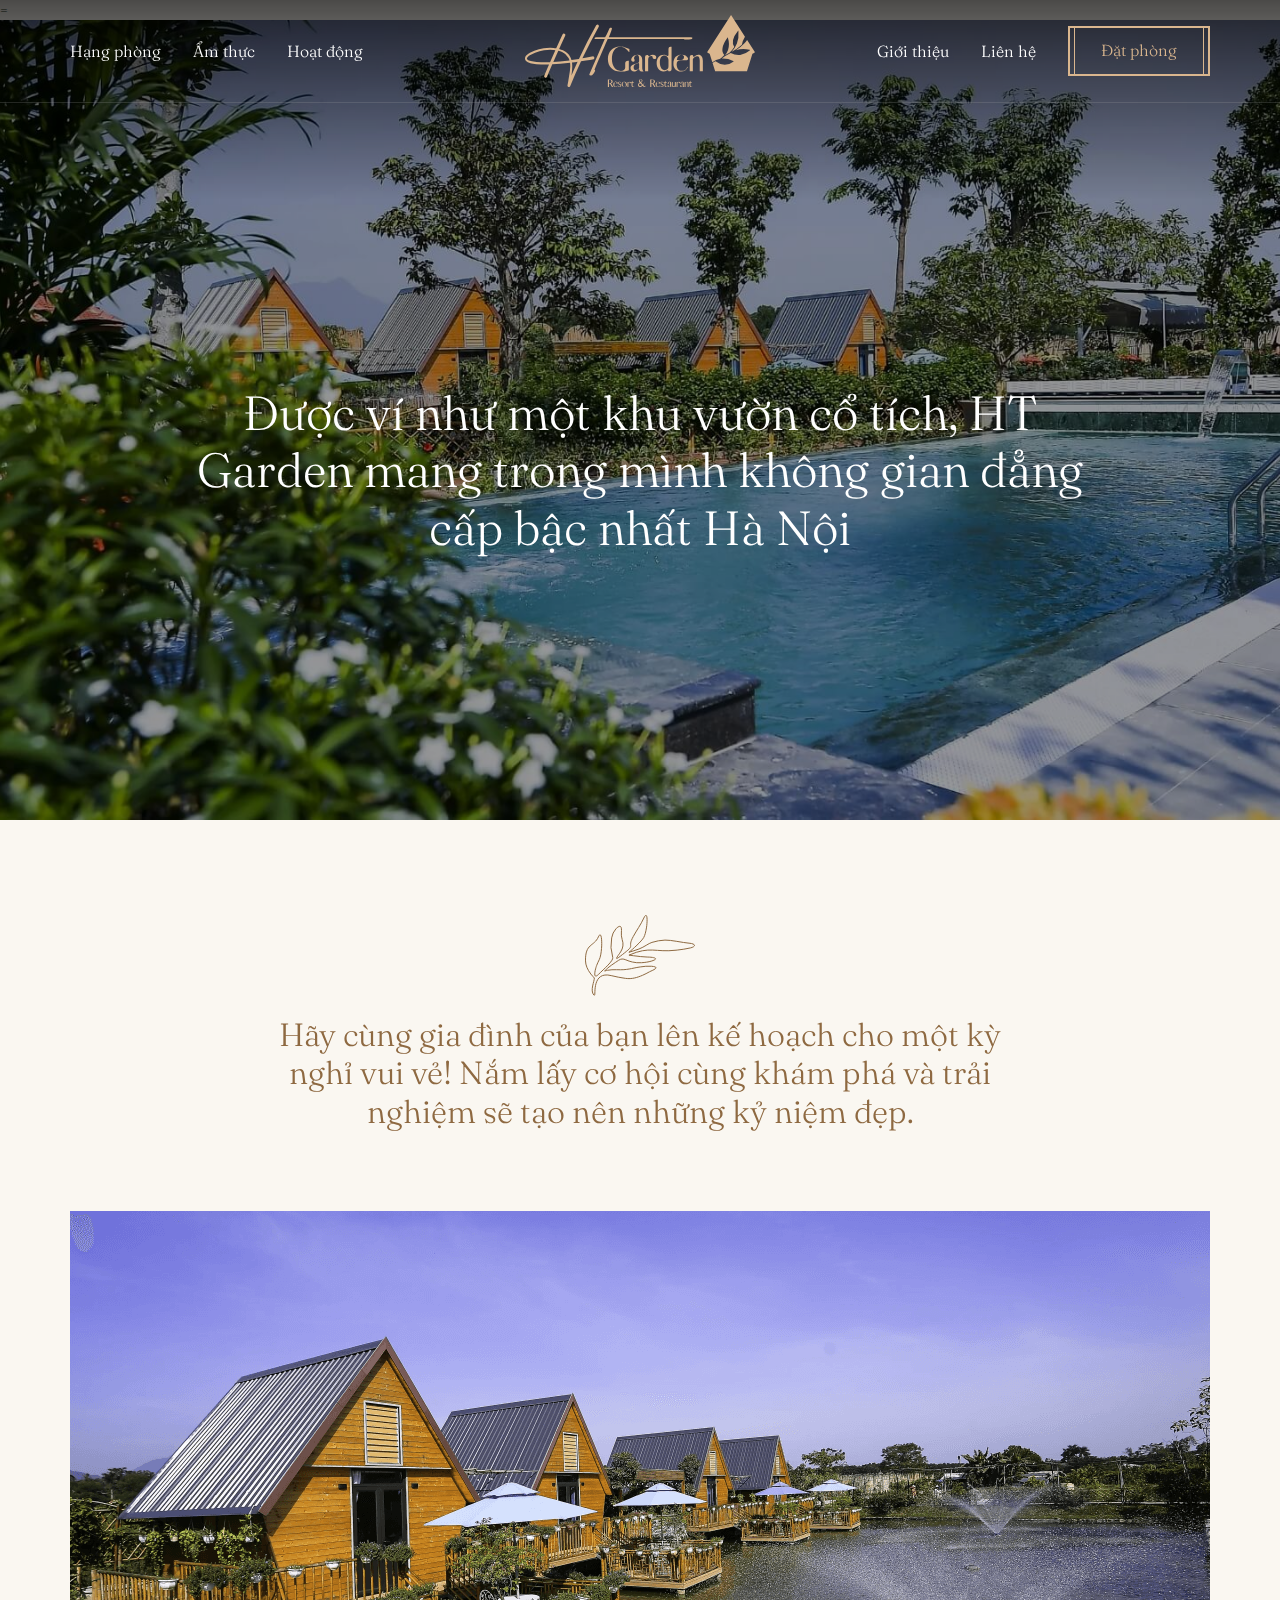
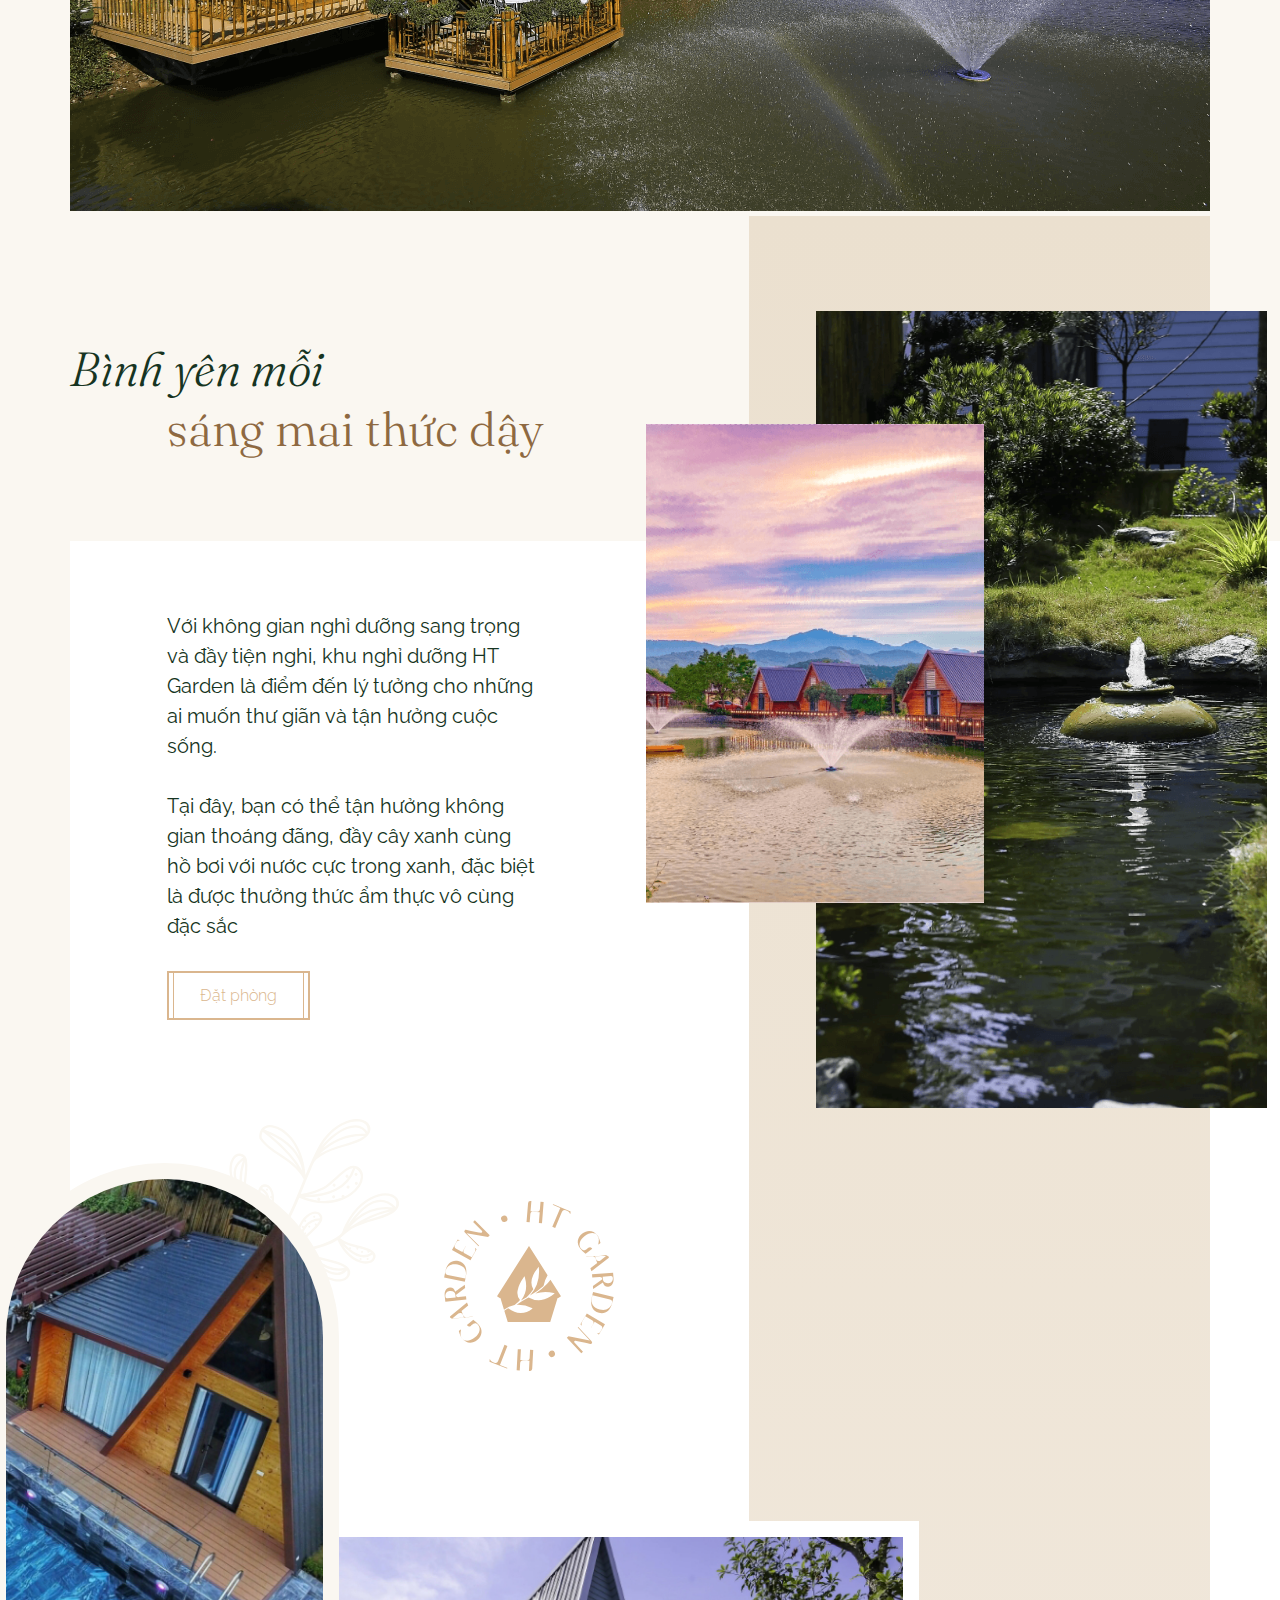
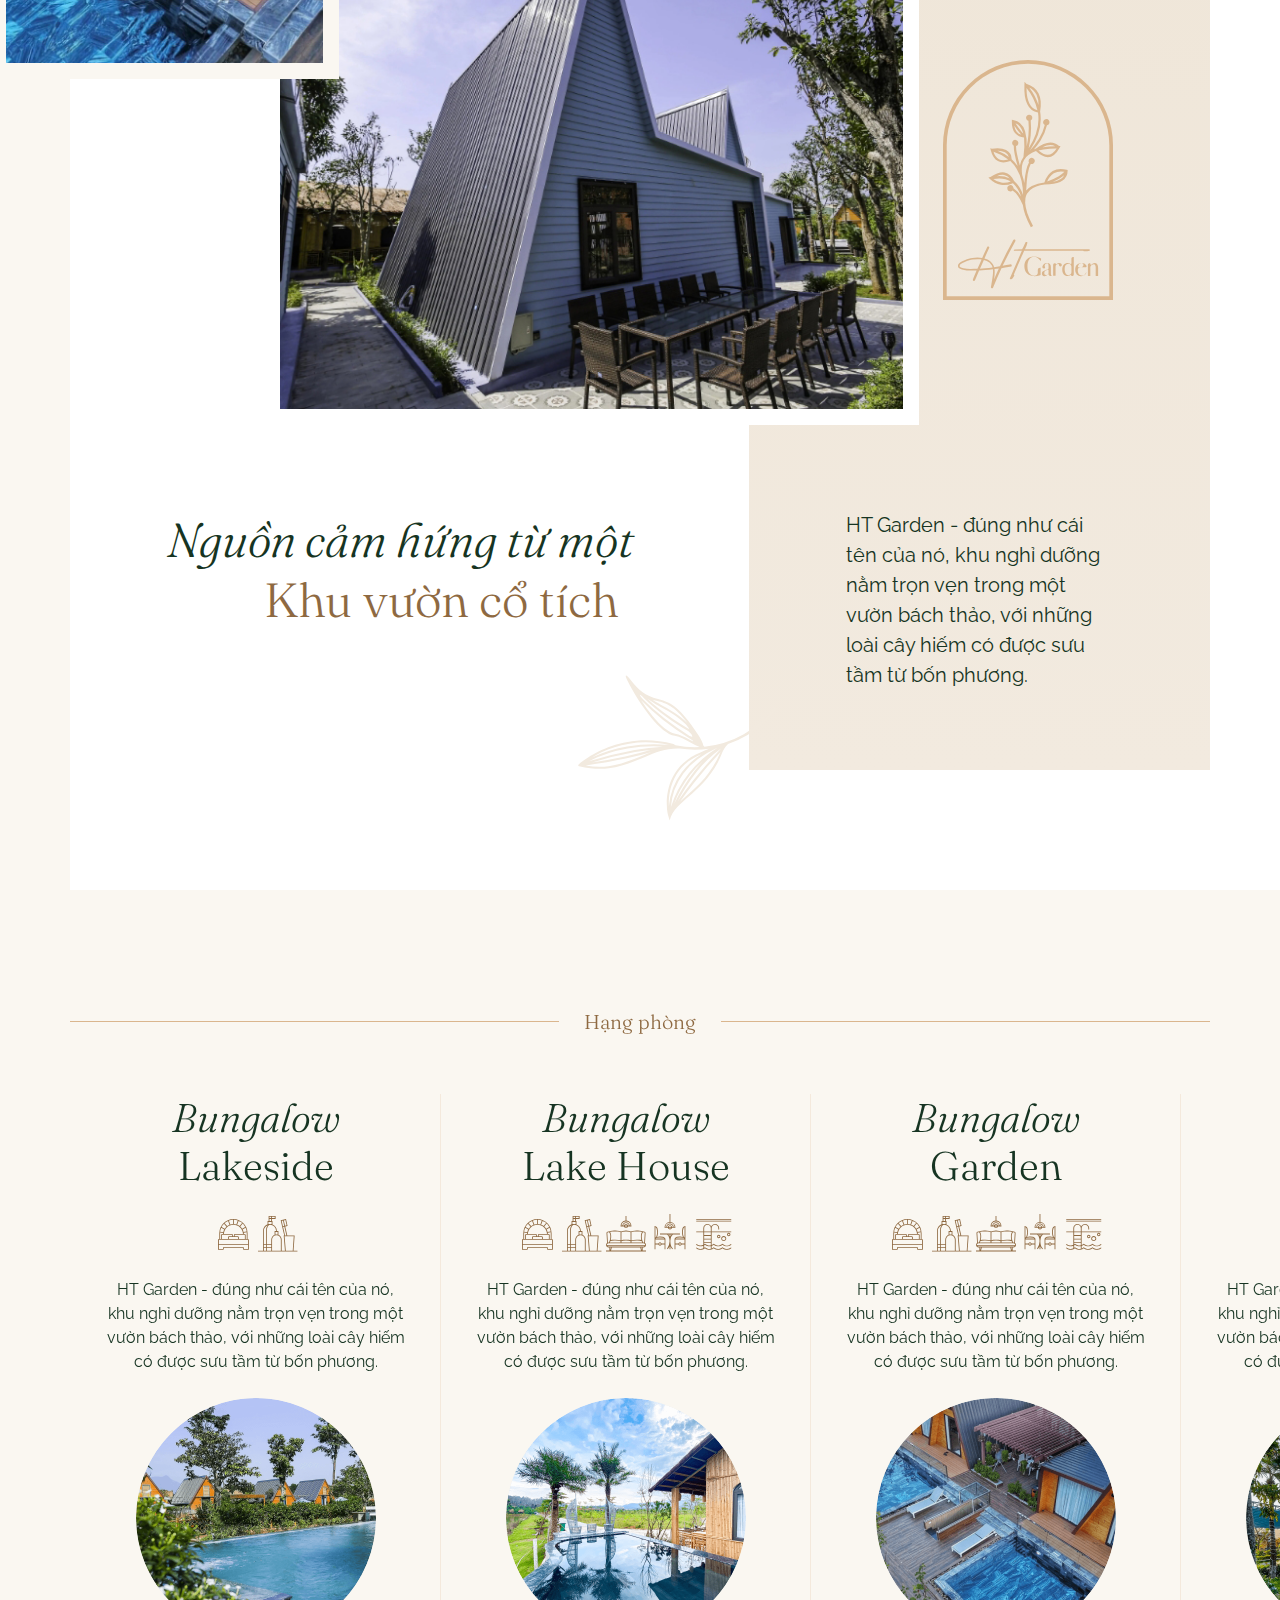
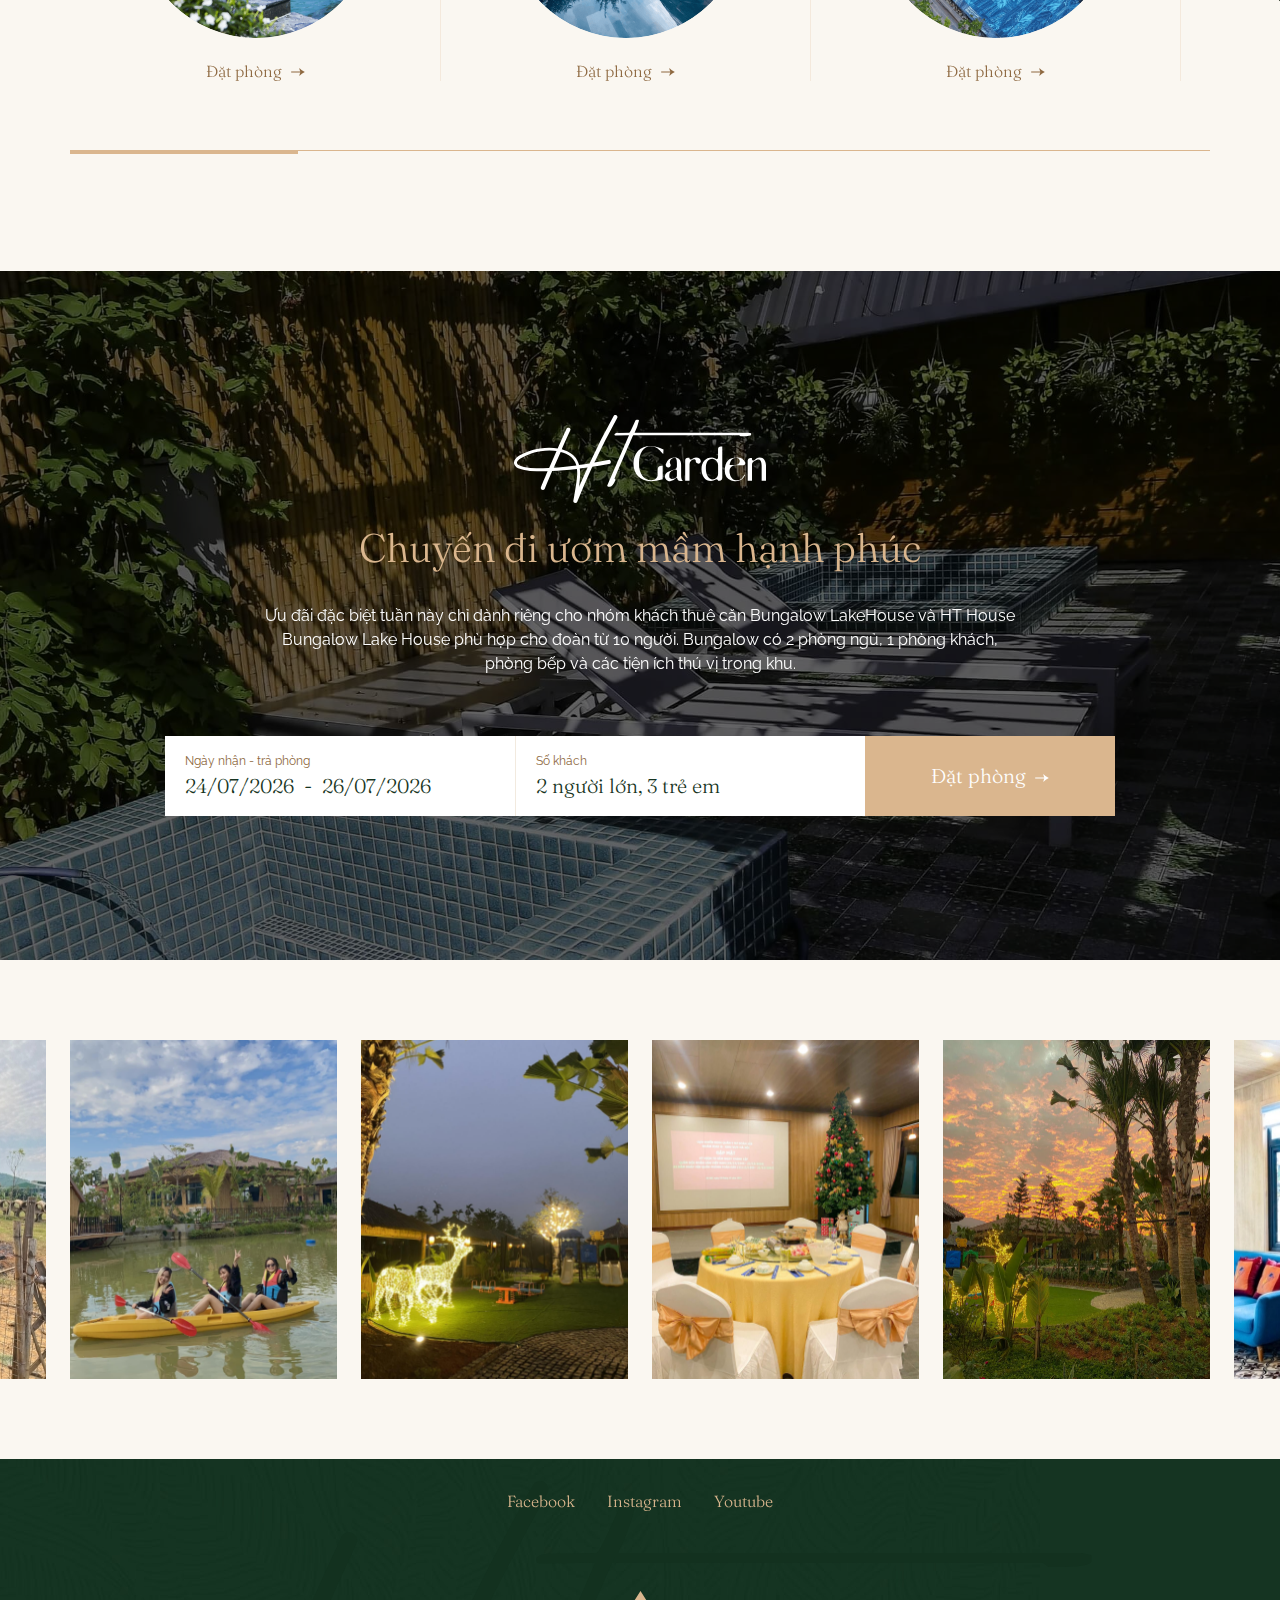
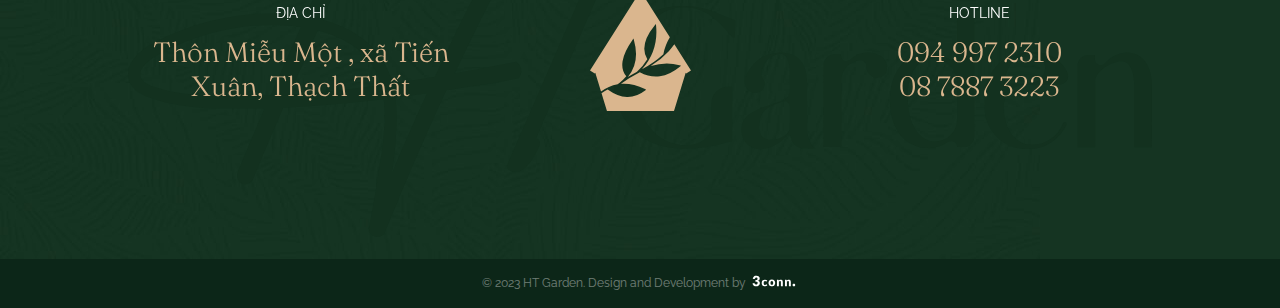
<file: index.html>
<!DOCTYPE html>
<html lang="en">
<head>
    <meta charset="UTF-8">
    <meta http-equiv="X-UA-Compatible" content="IE=edge">
    <meta name="viewport" content="width=device-width, initial-scale=1.0">
    <title>HT Garden</title>
    <link rel="stylesheet" href="css/swiper.min.css">
    <link rel="stylesheet" href="css/locomotive-scroll.min.css">
    <link rel="stylesheet" href="css/style.css">
    <script src="js/jquery.min.js"></script>
    <script src="js/moment.min.js"></script>
    <script src="js/daterangepicker.js"></script>
    <script src="js/swiper.min.js"></script>
    <script src="js/gsap.js"></script>=
    <script src="js/ScrollTrigger.min.js"></script>
    <script src="js/locomotive-scroll.min.js"></script>
    <script src="js/script.js"></script>
</head>
<body>
    <header class="header">
        <div class="container">
            <div class="box">
                <div class="box-menu box-left">
                    <ul>
                        <li>
                            <a href="rooms.html">Hạng phòng</a>
                        </li>
                        <li>
                            <a href="#">Ẩm thực</a>
                        </li>
                        <li>
                            <a href="#">Hoạt động</a>
                        </li>
                    </ul>
                </div>
                <div class="box-middle">
                    <a href="#">
                        <img src="images/logo.svg" alt="Logo">
                    </a>
                </div>
                <div class="box-menu box-right">
                    <ul>
                        <li>
                            <a href="#">Giới thiệu</a>
                        </li>
                        <li>
                            <a href="#">Liên hệ</a>
                        </li>
                    </ul>
                    <div class="book">
                        <a href="#" class="book--button">
                            <span>Đặt phòng</span>                            
                        </a>
                    </div>
                </div>
            </div>
        </div>
    </header>

    <div data-scroll-container class="smooth-scroll">
        <div id="main" class="conn_relative">
            <!-- Main Banner -->
            <div class="mbanner" data-anim="false">
                <div class="background">
                    <img src="images/banner.jpg" alt="Image">
                </div>
                <div class="container">
                    <div class="box">
                        <div class="box-heading">
                            Được ví như một khu vườn cổ tích, HT Garden mang trong mình không gian đẳng cấp bậc nhất Hà Nội
                        </div>
                    </div>
                </div>
            </div> <!-- /Main Banner -->

            <!-- Main About -->
            <div class="mabout">
                <div class="container">
                    <div class="box">
                        <div class="box-one">
                            <div class="one--icon" data-scroll="" data-scroll-speed="0.3">
                                <img src="images/leaf.svg" alt="Icon">
                            </div>
                            <div class="one--text" data-scroll="" data-scroll-speed="0.5">
                                Hãy cùng gia đình của bạn lên kế hoạch cho một kỳ nghỉ vui vẻ! Nắm lấy cơ hội cùng khám phá và trải nghiệm sẽ tạo nên những kỷ niệm đẹp.
                            </div>
                            <div class="one--img" data-scroll="" data-scroll-speed="0.7">
                                <img src="images/img-1.png" alt="Image">
                            </div>
                        </div>
                        <div class="box-two">
                            <div class="two--first">
                                <div class="first--grid2">
                                    <div class="two--title">
                                        <div>
                                            <em>Bình yên mỗi</em><br>
                                            <span>sáng mai thức dậy</span>
                                        </div>
                                    </div>
                                </div>
                                <div class="first--grid2s">
                                    <div class="two--text">
                                        <p>Với không gian nghỉ dưỡng sang trọng và đầy tiện nghi, khu nghỉ dưỡng HT Garden là điểm đến lý tưởng cho những ai muốn thư giãn và tận hưởng cuộc sống.</p>
                                        <p>Tại đây, bạn có thể tận hưởng không gian thoáng đãng, đầy cây xanh cùng hồ bơi với nước cực trong xanh, đặc biệt là được thưởng thức ẩm thực vô cùng đặc sắc</p>
        
                                        <a href="#" class="two--link">
                                            <span>Đặt phòng</span>
                                        </a>
                                    </div>
                                    <div class="two--imgs">
                                        <img data-scroll="" data-scroll-speed="1" src="images/img-2.png" alt="Image">
                                        <img data-scroll="" data-scroll-speed="0.25" src="images/img-3.png" alt="Image">
                                    </div>
                                </div>
                            </div>
                            <div class="two--second">
                                <div class="second--left">
                                    <img data-scroll="" data-scroll-speed="1" src="images/second-1.jpg" alt="Image">
                                    <img src="images/icon/icon-leaf-1.svg" alt="Svg">
                                </div>
                                <div class="second--middle">
                                    <img data-scroll="" data-scroll-speed="1" src="images/second-3.svg" alt="Image">
                                    <img data-scroll="" data-scroll-speed="1" src="images/second-2.jpg" alt="Image">
                                </div>
                                <div class="second--right">
                                    <img data-scroll="" data-scroll-speed="1" src="images/second-4.svg" alt="Image">
                                </div>
                            </div>
                            <div class="two--third">
                                <div class="two--title2">
                                    <em>Nguồn cảm hứng từ một</em><br>
                                    <span>Khu vườn cổ tích</span>
                                </div>
                                <div class="two--text2">
                                    HT Garden - đúng như cái tên của nó, khu nghỉ dưỡng nằm trọn vẹn trong một vườn bách thảo, với những loài cây hiếm có được sưu tầm từ bốn phương.
                                </div>
                            </div>
                            <div class="two--scroll">
                                <img src="images/icon/icon-leaf-2.svg" alt="Icon">
                            </div>
                        </div>
                    </div>
                </div>
            </div> <!-- /Main About -->

            <!-- Main Rooms -->
            <div class="mrooms">
                <div class="container">
                    <div class="box">
                        <h2 class="box-heading" data-scroll="" data-scroll-speed="0.5">
                            <span>Hạng phòng</span>
                        </h2>
                        <div class="box-slider swiper-container" data-scroll="" data-scroll-speed="0.7">
                            <div class="swiper-wrapper">
                                <div class="swiper-slide">
                                    <a href="#" class="item">
                                        <div class="item--name">
                                            <em>Bungalow</em>
                                            Lakeside
                                        </div>
                                        <ul class="item--icons">
                                            <li class="conn_tooltip">
                                                <img src="images/icon/icon-sbed.svg" alt="Icon">
                                                <span>Phòng ngủ (giường + nệm)</span>
                                            </li>
                                            <li class="conn_tooltip">
                                                <img src="images/icon/icon-bath.svg" alt="Icon">
                                                <span>Phòng tắm (riêng)</span>
                                            </li>
                                        </ul>
                                        <div class="item--text">
                                            HT Garden - đúng như cái tên của nó, khu nghỉ dưỡng nằm trọn vẹn trong một vườn bách thảo, với những loài cây hiếm có được sưu tầm từ bốn phương.
                                        </div>
                                        <div class="item--thumb">
                                            <img src="images/room-pic1.png" alt="Image">
                                        </div>
                                        <div class="item--book">
                                            <div class="book--button">
                                                <span>Đặt phòng</span>
                                                <img src="images/icon/arrow.svg" alt="Icon">
                                            </div>
                                        </div>
                                    </a>
                                </div>

                                <div class="swiper-slide">
                                    <a href="#" class="item">
                                        <div class="item--name">
                                            <em>Bungalow</em>
                                            Lake House
                                        </div>
                                        <ul class="item--icons">
                                            <li class="conn_tooltip">
                                                <img src="images/icon/icon-sbed.svg" alt="Icon">
                                                <span>Phòng ngủ (giường + nệm)</span>
                                            </li>
                                            <li class="conn_tooltip">
                                                <img src="images/icon/icon-bath.svg" alt="Icon">
                                                <span>Phòng tắm (riêng)</span>
                                            </li>
                                            <li class="conn_tooltip">
                                                <img src="images/icon/icon-living.svg" alt="Icon">
                                                <span>Phòng khách</span>
                                            </li>
                                            <li class="conn_tooltip">
                                                <img src="images/icon/icon-kitchen.svg" alt="Icon">
                                                <span>Phòng bếp</span>
                                            </li>
                                            <li class="conn_tooltip">
                                                <img src="images/icon/icon-swimming.svg" alt="Icon">
                                                <span>Bể bơi (riêng)</span>
                                            </li>
                                        </ul>
                                        <div class="item--text">
                                            HT Garden - đúng như cái tên của nó, khu nghỉ dưỡng nằm trọn vẹn trong một vườn bách thảo, với những loài cây hiếm có được sưu tầm từ bốn phương.
                                        </div>
                                        <div class="item--thumb">
                                            <img src="images/room-pic2.png" alt="Image">
                                        </div>
                                        <div class="item--book">
                                            <div class="book--button">
                                                <span>Đặt phòng</span>
                                                <img src="images/icon/arrow.svg" alt="Icon">
                                            </div>
                                        </div>
                                    </a>
                                </div>

                                <div class="swiper-slide">
                                    <a href="#" class="item">
                                        <div class="item--name">
                                            <em>Bungalow</em>
                                            Garden
                                        </div>
                                        <ul class="item--icons">
                                            <li class="conn_tooltip">
                                                <img src="images/icon/icon-sbed.svg" alt="Icon">
                                                <span>Phòng ngủ (giường + nệm)</span>
                                            </li>
                                            <li class="conn_tooltip">
                                                <img src="images/icon/icon-bath.svg" alt="Icon">
                                                <span>Phòng tắm (riêng)</span>
                                            </li>
                                            <li class="conn_tooltip">
                                                <img src="images/icon/icon-living.svg" alt="Icon">
                                                <span>Phòng khách</span>
                                            </li>
                                            <li class="conn_tooltip">
                                                <img src="images/icon/icon-kitchen.svg" alt="Icon">
                                                <span>Phòng bếp</span>
                                            </li>
                                            <li class="conn_tooltip">
                                                <img src="images/icon/icon-swimming.svg" alt="Icon">
                                                <span>Bể bơi (riêng)</span>
                                            </li>
                                        </ul>
                                        <div class="item--text">
                                            HT Garden - đúng như cái tên của nó, khu nghỉ dưỡng nằm trọn vẹn trong một vườn bách thảo, với những loài cây hiếm có được sưu tầm từ bốn phương.
                                        </div>
                                        <div class="item--thumb">
                                            <img src="images/room-pic3.png" alt="Image">
                                        </div>
                                        <div class="item--book">
                                            <div class="book--button">
                                                <span>Đặt phòng</span>
                                                <img src="images/icon/arrow.svg" alt="Icon">
                                            </div>
                                        </div>
                                    </a>
                                </div>

                                <div class="swiper-slide">
                                    <a href="#" class="item">
                                        <div class="item--name">
                                            <em>Bungalow</em>
                                            Lakeside
                                        </div>
                                        <ul class="item--icons">
                                            <li class="conn_tooltip">
                                                <img src="images/icon/icon-sbed.svg" alt="Icon">
                                                <span>Phòng ngủ (giường + nệm)</span>
                                            </li>
                                            <li class="conn_tooltip">
                                                <img src="images/icon/icon-bath.svg" alt="Icon">
                                                <span>Phòng tắm (riêng)</span>
                                            </li>
                                            <li class="conn_tooltip">
                                                <img src="images/icon/icon-living.svg" alt="Icon">
                                                <span>Phòng khách</span>
                                            </li>
                                        </ul>
                                        <div class="item--text">
                                            HT Garden - đúng như cái tên của nó, khu nghỉ dưỡng nằm trọn vẹn trong một vườn bách thảo, với những loài cây hiếm có được sưu tầm từ bốn phương.
                                        </div>
                                        <div class="item--thumb">
                                            <img src="images/room-pic4.png" alt="Image">
                                        </div>
                                        <div class="item--book">
                                            <div class="book--button">
                                                <span>Đặt phòng</span>
                                                <img src="images/icon/arrow.svg" alt="Icon">
                                            </div>
                                        </div>
                                    </a>
                                </div>

                                <div class="swiper-slide">
                                    <a href="#" class="item">
                                        <div class="item--name">
                                            <em>Bungalow</em>
                                            Lakeside
                                        </div>
                                        <ul class="item--icons">
                                            <li class="conn_tooltip">
                                                <img src="images/icon/icon-sbed.svg" alt="Icon">
                                                <span>Phòng ngủ (giường + nệm)</span>
                                            </li>
                                            <li class="conn_tooltip">
                                                <img src="images/icon/icon-bath.svg" alt="Icon">
                                                <span>Phòng tắm (riêng)</span>
                                            </li>
                                            <li class="conn_tooltip">
                                                <img src="images/icon/icon-living.svg" alt="Icon">
                                                <span>Phòng khách</span>
                                            </li>
                                            <li class="conn_tooltip">
                                                <img src="images/icon/icon-kitchen.svg" alt="Icon">
                                                <span>Phòng bếp</span>
                                            </li>
                                            <li class="conn_tooltip">
                                                <img src="images/icon/icon-swimming.svg" alt="Icon">
                                                <span>Bể bơi (riêng)</span>
                                            </li>
                                        </ul>
                                        <div class="item--text">
                                            HT Garden - đúng như cái tên của nó, khu nghỉ dưỡng nằm trọn vẹn trong một vườn bách thảo, với những loài cây hiếm có được sưu tầm từ bốn phương.
                                        </div>
                                        <div class="item--thumb">
                                            <img src="images/room-pic5.png" alt="Image">
                                        </div>
                                        <div class="item--book">
                                            <div class="book--button">
                                                <span>Đặt phòng</span>
                                                <img src="images/icon/arrow.svg" alt="Icon">
                                            </div>
                                        </div>
                                    </a>
                                </div>

                                <div class="swiper-slide">
                                    <a href="#" class="item">
                                        <div class="item--name">
                                            <em>Chòi</em>
                                        </div>
                                        <ul class="item--icons">
                                            <li class="conn_tooltip">
                                                <img src="images/icon/icon-double.svg" alt="Icon">
                                                <span>Đệm đôi</span>
                                            </li>
                                            <li class="conn_tooltip">
                                                <img src="images/icon/icon-baths.svg" alt="Icon">
                                                <span>Phòng tắm (chung)</span>
                                            </li>
                                        </ul>
                                        <div class="item--text">
                                            HT Garden - đúng như cái tên của nó, khu nghỉ dưỡng nằm trọn vẹn trong một vườn bách thảo, với những loài cây hiếm có được sưu tầm từ bốn phương.
                                        </div>
                                        <div class="item--thumb">
                                            <img src="images/room-pic6.png" alt="Image">
                                        </div>
                                        <div class="item--book">
                                            <div class="book--button">
                                                <span>Đặt phòng</span>
                                                <img src="images/icon/arrow.svg" alt="Icon">
                                            </div>
                                        </div>
                                    </a>
                                </div>

                                <div class="swiper-slide">
                                    <a href="#" class="item">
                                        <div class="item--name">
                                            <em>HT House</em>
                                        </div>
                                        <ul class="item--icons">
                                            <li class="conn_tooltip">
                                                <img src="images/icon/icon-sbed.svg" alt="Icon">
                                                <span>Phòng ngủ (giường + nệm)</span>
                                            </li>
                                            <li class="conn_tooltip">
                                                <img src="images/icon/icon-bath.svg" alt="Icon">
                                                <span>Phòng tắm (riêng)</span>
                                            </li>
                                            <li class="conn_tooltip">
                                                <img src="images/icon/icon-swimming.svg" alt="Icon">
                                                <span>Bể bơi (riêng)</span>
                                            </li>
                                        </ul>
                                        <div class="item--text">
                                            HT Garden - đúng như cái tên của nó, khu nghỉ dưỡng nằm trọn vẹn trong một vườn bách thảo, với những loài cây hiếm có được sưu tầm từ bốn phương.
                                        </div>
                                        <div class="item--thumb">
                                            <img src="images/room-pic7.png" alt="Image">
                                        </div>
                                        <div class="item--book">
                                            <div class="book--button">
                                                <span>Đặt phòng</span>
                                                <img src="images/icon/arrow.svg" alt="Icon">
                                            </div>
                                        </div>
                                    </a>
                                </div>
                            </div>
                            <div class="swiper-pagination"></div>
                        </div>
                    </div>
                </div>
            </div> <!-- /Main Rooms -->

            <!-- Main Booking -->
            <div class="mbooking">
                <div class="container">
                    <div class="box conn_relative">
                        <div class="box-logo" data-scroll="" data-scroll-speed="0.5">
                            <img src="images/logo-white.svg" alt="Logo">
                        </div>
                        <div class="box-heading" data-scroll="" data-scroll-speed="0.6">Chuyến đi ươm mầm hạnh phúc</div>
                        <div class="box-text" data-scroll="" data-scroll-speed="0.7">
                            Ưu đãi đặc biệt tuần này chỉ dành riêng cho nhóm khách thuê căn Bungalow LakeHouse và HT House Bungalow Lake House phù hợp cho đoàn từ 10 người. Bungalow có 2 phòng ngủ, 1 phòng khách, phòng bếp và các tiện ích thú vị trong khu.
                        </div>
                        <div class="box-form" data-scroll="" data-scroll-speed="0.8">
                            <div class="form--area">
                                <div class="area--date md-trigger" date-start="03/13/2023" date-end="03/30/2023" data-modal="#choose1">
                                    <div class="date--current">
                                        <label>Ngày nhận - trả phòng</label>
                                        <div class="date--box">
                                            <span class="date-start"></span> - <span class="date-end"></span>
                                        </div>
                                    </div>
                                </div>
                                <div class="area--dropdown md-trigger" data-modal="#choose2">
                                    <div class="dropdown--current">
                                        <label>Số khách</label>
                                        <span>2 người lớn, 3 trẻ em</span>
                                    </div>
                                </div>
                                <div class="area--button">
                                    <button type="button" class="button__book">
                                        <span>Đặt phòng</span>
                                        <svg id="Component_7_6" data-name="Component 7 – 6" xmlns="http://www.w3.org/2000/svg" width="16" height="16" viewBox="0 0 16 16">
                                            <g id="Rectangle_32" data-name="Rectangle 32" fill="#fff" stroke="#707070" stroke-width="1" opacity="0">
                                            <rect width="16" height="16" stroke="none"/>
                                            <rect x="0.5" y="0.5" width="15" height="15" fill="none"/>
                                            </g>
                                            <path id="Path_70" data-name="Path 70" d="M1.8,9.433h9.133a6.807,6.807,0,0,1-1-3.333,13.518,13.518,0,0,0,5.533,3.933,14.464,14.464,0,0,0-5.533,3.933,10.939,10.939,0,0,1,1-3.533H1.8Z" transform="translate(-0.633 -2.033)" fill="#fff"/>
                                        </svg>
                                    </button>
                                </div>
                            </div>
                        </div>
                    </div>
                </div>
                <div class="background paroller">
                    <img src="images/bg-booking.jpg" alt="Image">
                </div>
            </div> <!-- /Main Booking -->

            <!-- Main Gallery -->
            <div class="mgallery">
                <div class="container">
                    <div class="box">
                        <div class="box-slider swiper-container">
                            <div class="swiper-wrapper">
                                <div class="swiper-slide">
                                    <div class="item">
                                        <img src="images/social-1.png" alt="Image">
                                    </div>
                                </div>
                                <div class="swiper-slide">
                                    <div class="item">
                                        <img src="images/social-2.png" alt="Image">
                                    </div>
                                </div>
                                <div class="swiper-slide">
                                    <div class="item">
                                        <img src="images/social-3.png" alt="Image">
                                    </div>
                                </div>
                                <div class="swiper-slide">
                                    <div class="item">
                                        <img src="images/social-4.png" alt="Image">
                                    </div>
                                </div>
                                <div class="swiper-slide">
                                    <div class="item">
                                        <img src="images/social-5.jpg" alt="Image">
                                    </div>
                                </div>
                                <div class="swiper-slide">
                                    <div class="item">
                                        <img src="images/social-6.jpg" alt="Image">
                                    </div>
                                </div>
                                <div class="swiper-slide">
                                    <div class="item">
                                        <img src="images/social-1.png" alt="Image">
                                    </div>
                                </div>
                                <div class="swiper-slide">
                                    <div class="item">
                                        <img src="images/social-2.png" alt="Image">
                                    </div>
                                </div>
                                <div class="swiper-slide">
                                    <div class="item">
                                        <img src="images/social-3.png" alt="Image">
                                    </div>
                                </div>
                                <div class="swiper-slide">
                                    <div class="item">
                                        <img src="images/social-4.png" alt="Image">
                                    </div>
                                </div>
                                <div class="swiper-slide">
                                    <div class="item">
                                        <img src="images/social-5.jpg" alt="Image">
                                    </div>
                                </div>
                                <div class="swiper-slide">
                                    <div class="item">
                                        <img src="images/social-6.jpg" alt="Image">
                                    </div>
                                </div>
                                <div class="swiper-slide">
                                    <div class="item">
                                        <img src="images/social-1.png" alt="Image">
                                    </div>
                                </div>
                                <div class="swiper-slide">
                                    <div class="item">
                                        <img src="images/social-2.png" alt="Image">
                                    </div>
                                </div>
                                <div class="swiper-slide">
                                    <div class="item">
                                        <img src="images/social-3.png" alt="Image">
                                    </div>
                                </div>
                                <div class="swiper-slide">
                                    <div class="item">
                                        <img src="images/social-4.png" alt="Image">
                                    </div>
                                </div>
                                <div class="swiper-slide">
                                    <div class="item">
                                        <img src="images/social-5.jpg" alt="Image">
                                    </div>
                                </div>
                                <div class="swiper-slide">
                                    <div class="item">
                                        <img src="images/social-6.jpg" alt="Image">
                                    </div>
                                </div>
                            </div>
                        </div>
                    </div>
                </div>
            </div> <!-- /Main Gallery -->
        </div>

        <!-- Footer -->
        <footer class="footer">
            <div class="footer-top">
                <div class="background" style="background-image: url(images/footer-bg.jpg);">
                    <img src="images/footer-text.svg" alt="Image">
                </div>
                <div class="container">
                    <div class="box">
                        <ul class="box-social">
                            <li><a href="#">Facebook</a></li>
                            <li><a href="#">Instagram</a></li>
                            <li><a href="#">Youtube</a></li>
                        </ul>
                        <div class="box-info">
                            <div class="box-sample">
                                <span>ĐỊA CHỈ</span>
                                <ul>
                                    <li>
                                        <a target="_blank" href="http://maps.google.com/?q=Thôn Miễu Một , xã Tiến Xuân, Thạch Thất">Thôn Miễu Một , xã Tiến Xuân, Thạch Thất</a>                                    
                                    </li>
                                </ul>
                            </div>
                            <div class="box-logo">
                                <a href="#">
                                    <img src="images/logo-footer.svg" alt="Logo">
                                </a>
                            </div>
                            <div class="box-sample">
                                <span>Hotline</span>
                                <ul>
                                    <li>
                                        <a target="_blank" href="tel: 094 997 2310">094 997 2310</a>                                  
                                    </li>
                                    <li>
                                        <a target="_blank" href="tel: 08 7887 3223">08 7887 3223</a>
                                    </li>
                                </ul>
                            </div>
                        </div>
                    </div>
                </div>
            </div>
            <div class="footer-bottom">            
                <div class="container">
                    <div class="box">
                        <span>
                            © 2023 HT Garden. Design and Development by
                        </span>
                        <a href="https://3conn.net/" target="_blank"><img src="images/logo-3conn.svg" alt="Logo"></a>
                    </div>
                </div>
            </div>
        </footer> <!-- /Footer -->
    </div>

    <input type="checkbox" id="menu-trigger" class="hidden">
    <div id="header-responsive">
        <div class="res_head conn_grid">
            <label for="menu-trigger" class="hambuger menu-mobile--btn">
                <span class="hambuger-box conn_pcenter">
                    <span class="hambuger-inner"></span>
                </span>
            </label>
            <div class="logo">
                <a href="/index.html" title="" class="conn_center">
                    <img src="images/logo.svg" alt="Logo">
                </a>
            </div>
        </div>
    </div>
    <!-- sidebar -->
    <div class="sidebar">
        <div class="sidebar-inner conn_grid">
            <div class="sidebar_list">
                <ul>
                    <!-- <li class="current_page_item current-menu-item"><a href="#" title="">Trang chủ</a></li> -->
                    <li><a href="#" title="">Hạng phòng</a></li>
                    <li><a href="#" title="">Ẩm thực</a></li>
                    <li><a href="#" title="">Hoạt động</a></li>
                    <li><a href="#" title="">Giới thiệu</a></li>
                    <li><a href="#" title="">Liên hệ</a></li>
                </ul>
            </div>
            <div class="sidebar_button">
                <a href="#" title="">
                    <span>Đặt phòng</span>
                </a>
            </div>
        </div>
    </div>
    <!-- end sidebar -->
    <label for="menu-trigger" class="sidebar-overlay"></label>

    <div class="lightbox" id="choose1">
        <div class="lightbox-area">
            <div class="area--head">
                <span>Ngày nhận - trả phòng</span>
                <div class="area--close">
                    <svg xmlns="http://www.w3.org/2000/svg" width="24" height="24" viewBox="0 0 24 24">
                        <path d="M0,0H24V24H0Z" fill="none"/>
                        <path d="M12,10.586l4.95-4.95L18.364,7.05,13.414,12l4.95,4.95L16.95,18.364,12,13.414l-4.95,4.95L5.636,16.95,10.586,12,5.636,7.05,7.05,5.636Z" fill="#163422"/>
                    </svg>
                </div>
            </div>
            <div class="area--body">
                <input type="text" name="daterange" style="display: none">
            </div>
        </div>
        <div class="lightbox-dark"></div>
    </div>

    <div class="lightbox" id="choose2">
        <div class="lightbox-area">
            <div class="area--head">
                <span>Số khách</span>
                <div class="area--close">
                    <svg xmlns="http://www.w3.org/2000/svg" width="24" height="24" viewBox="0 0 24 24">
                        <path d="M0,0H24V24H0Z" fill="none"/>
                        <path d="M12,10.586l4.95-4.95L18.364,7.05,13.414,12l4.95,4.95L16.95,18.364,12,13.414l-4.95,4.95L5.636,16.95,10.586,12,5.636,7.05,7.05,5.636Z" fill="#163422"/>
                    </svg>
                </div>
            </div>
            <div class="area--body">
                <div class="body--options">
                    <div class="option">
                        <div class="option--label">Người lớn</div>
                        <div class="option--number">
                            <span class="minus">
                                <svg xmlns="http://www.w3.org/2000/svg" width="24" height="24" viewBox="0 0 24 24">
                                    <path d="M0,0H24V24H0Z" fill="#fff" opacity="0"/>
                                    <path d="M5,11H19v2H5Z" transform="translate(0 0)" fill="#163422"/>
                                </svg>
                            </span>
                            <input class="current" value="5" type="text" name="adults">
                            <span class="plus">
                                <svg xmlns="http://www.w3.org/2000/svg" width="14" height="14" viewBox="0 0 14 14">
                                    <path d="M11,11V5h2v6h6v2H13v6H11V13H5V11Z" transform="translate(-5 -5)" fill="#163422"/>
                                </svg>
                            </span>
                        </div>
                    </div>
                    <div class="option">
                        <div class="option--label">Trẻ em</div>
                        <div class="option--number">
                            <span class="minus">
                                <svg xmlns="http://www.w3.org/2000/svg" width="24" height="24" viewBox="0 0 24 24">
                                    <path d="M0,0H24V24H0Z" fill="#fff" opacity="0"/>
                                    <path d="M5,11H19v2H5Z" transform="translate(0 0)" fill="#163422"/>
                                </svg>
                            </span>
                            <input class="current" value="0" type="text" name="children">
                            <span class="plus">
                                <svg xmlns="http://www.w3.org/2000/svg" width="14" height="14" viewBox="0 0 14 14">
                                    <path d="M11,11V5h2v6h6v2H13v6H11V13H5V11Z" transform="translate(-5 -5)" fill="#163422"/>
                                </svg>
                            </span>
                        </div>
                    </div>
                </div>
            </div>
            <div class="area--foot">
                <button class="foot--button">
                    <span>Xác nhận</span>
                </button>
            </div>
        </div>
        <div class="lightbox-dark"></div>
    </div>
</body>
</html>
</file>
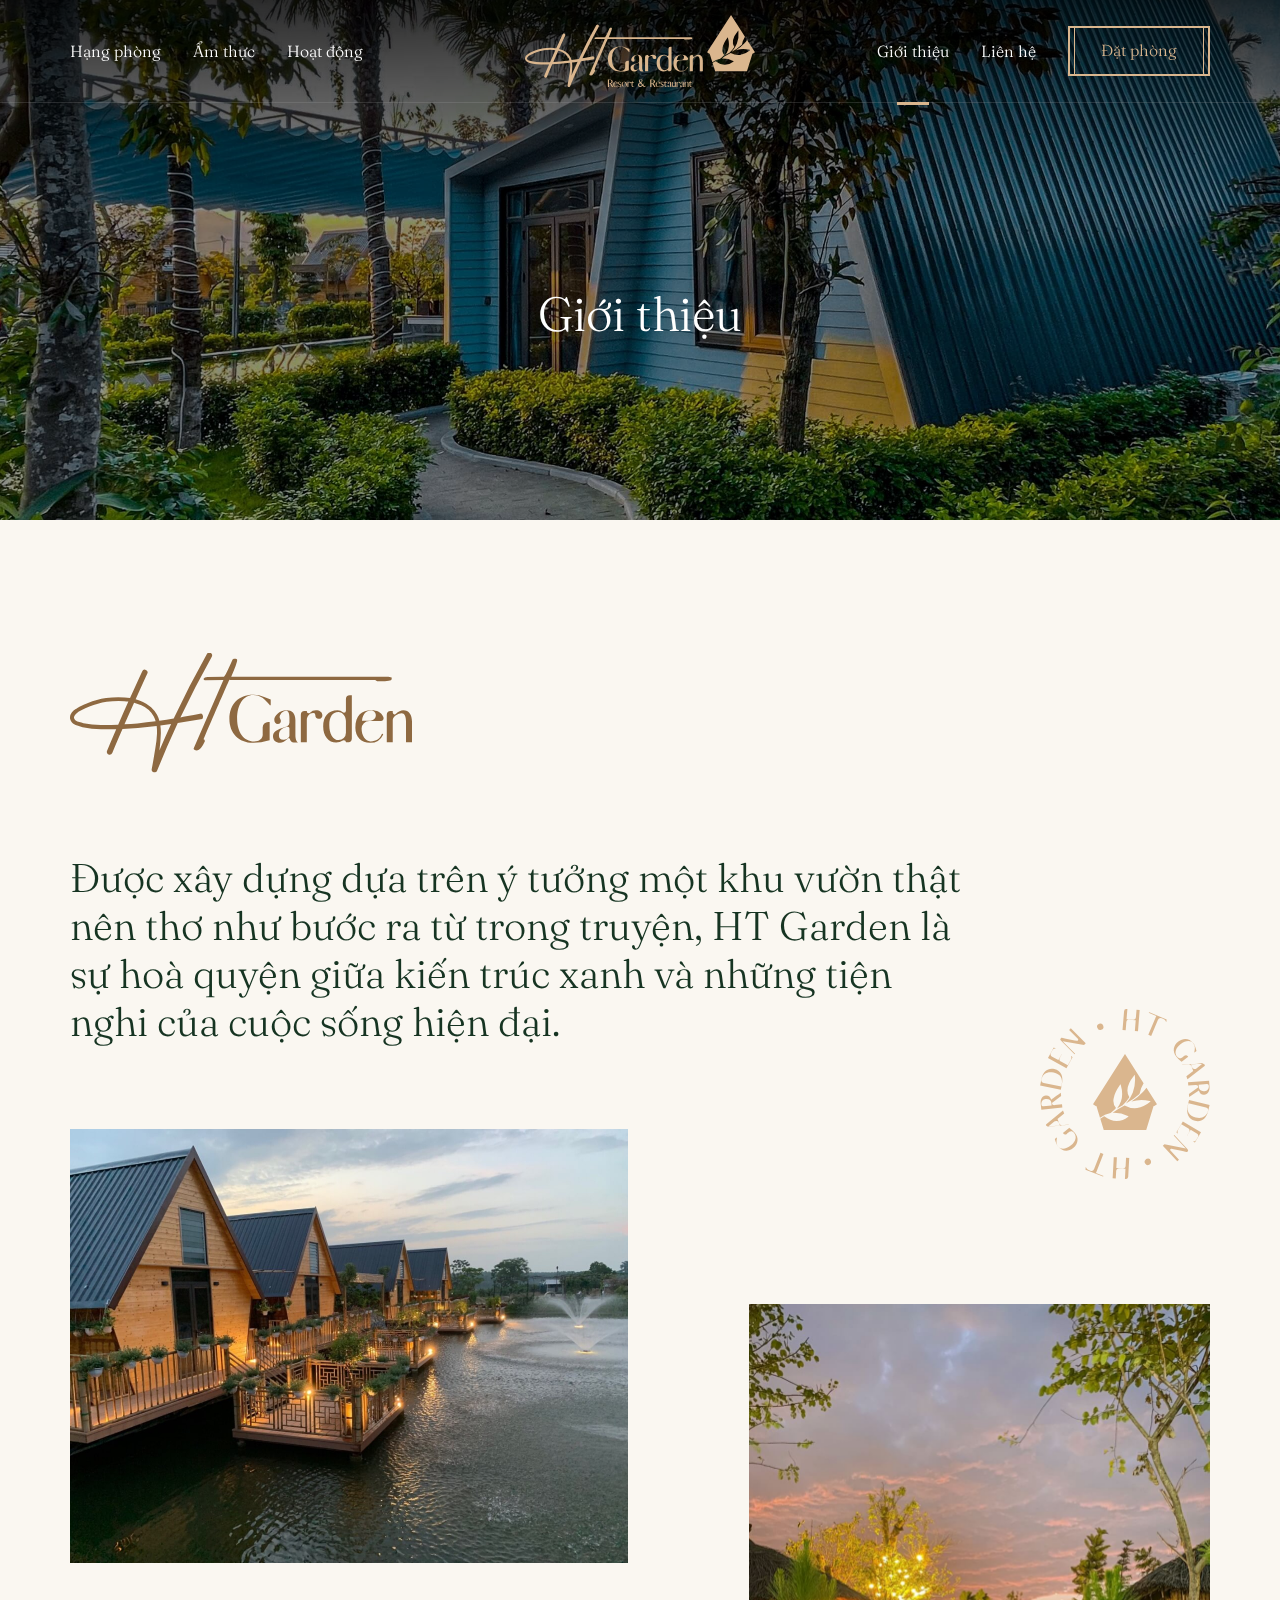
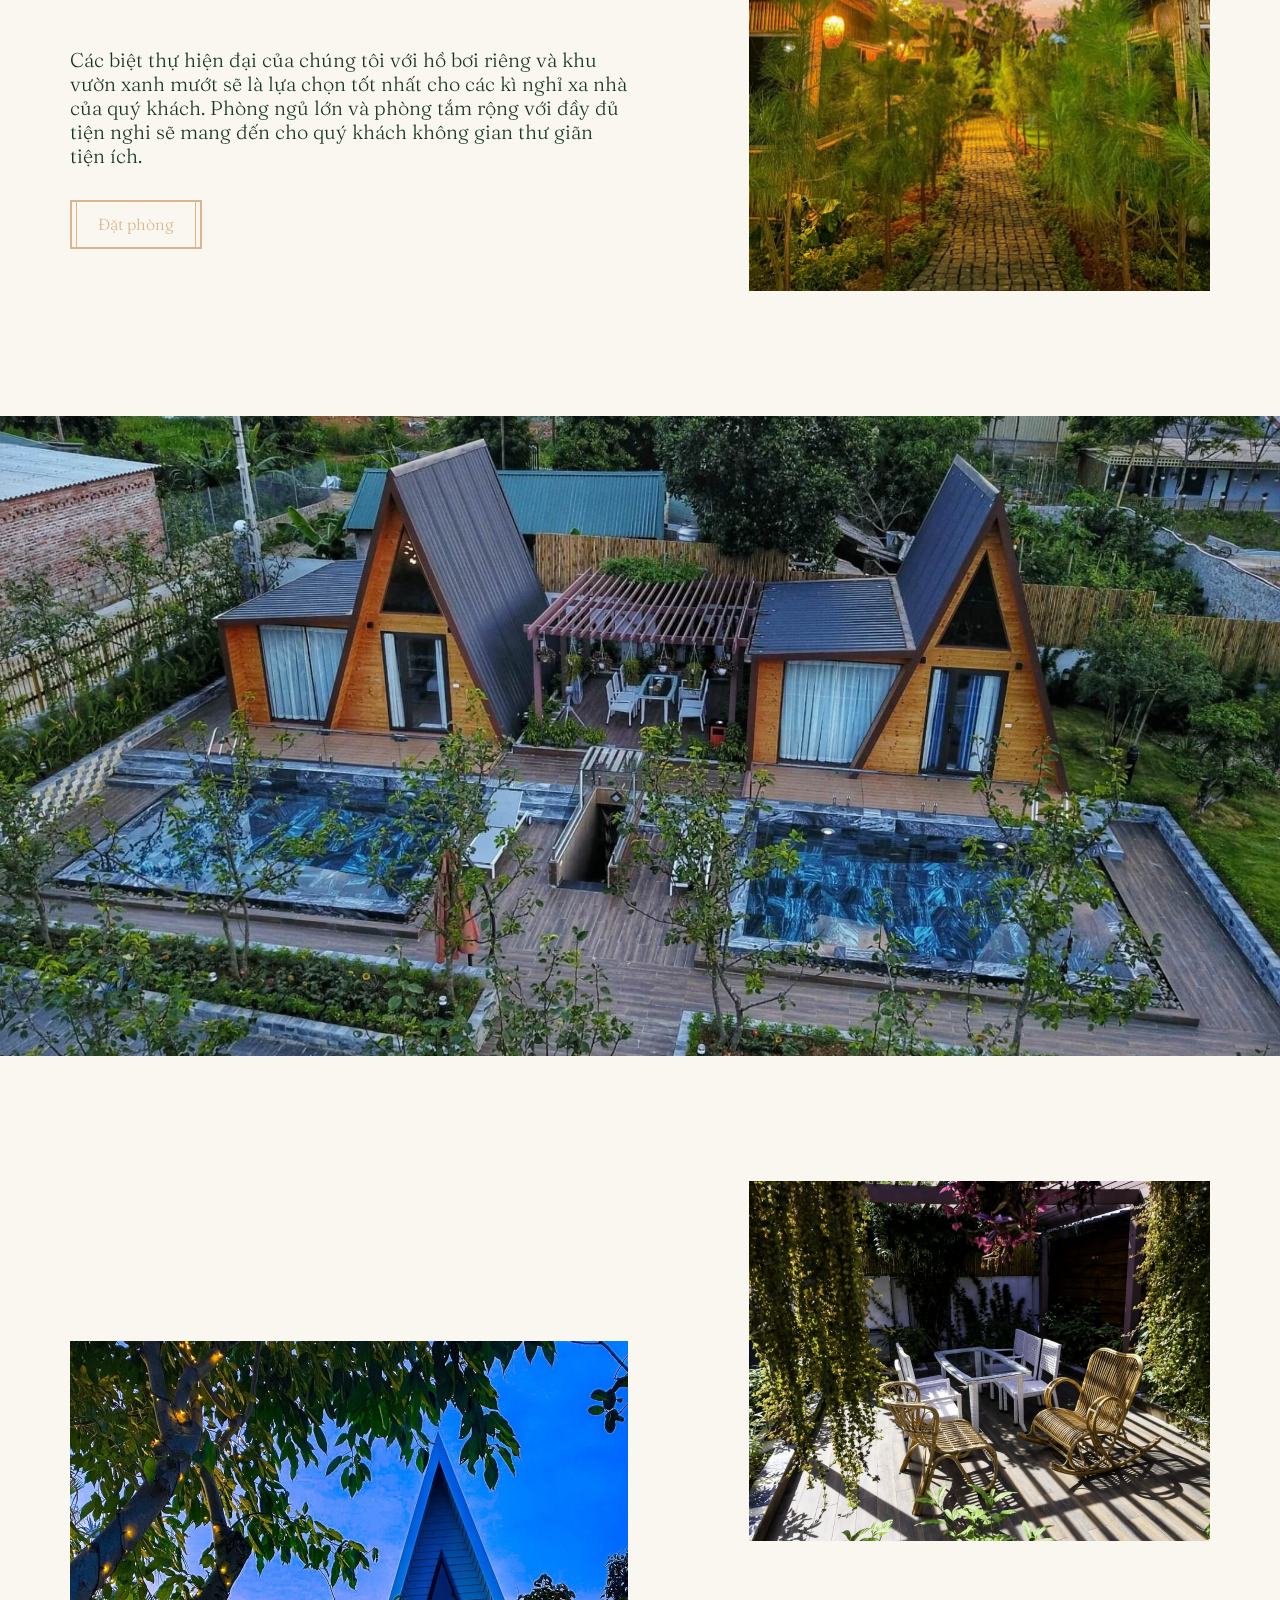
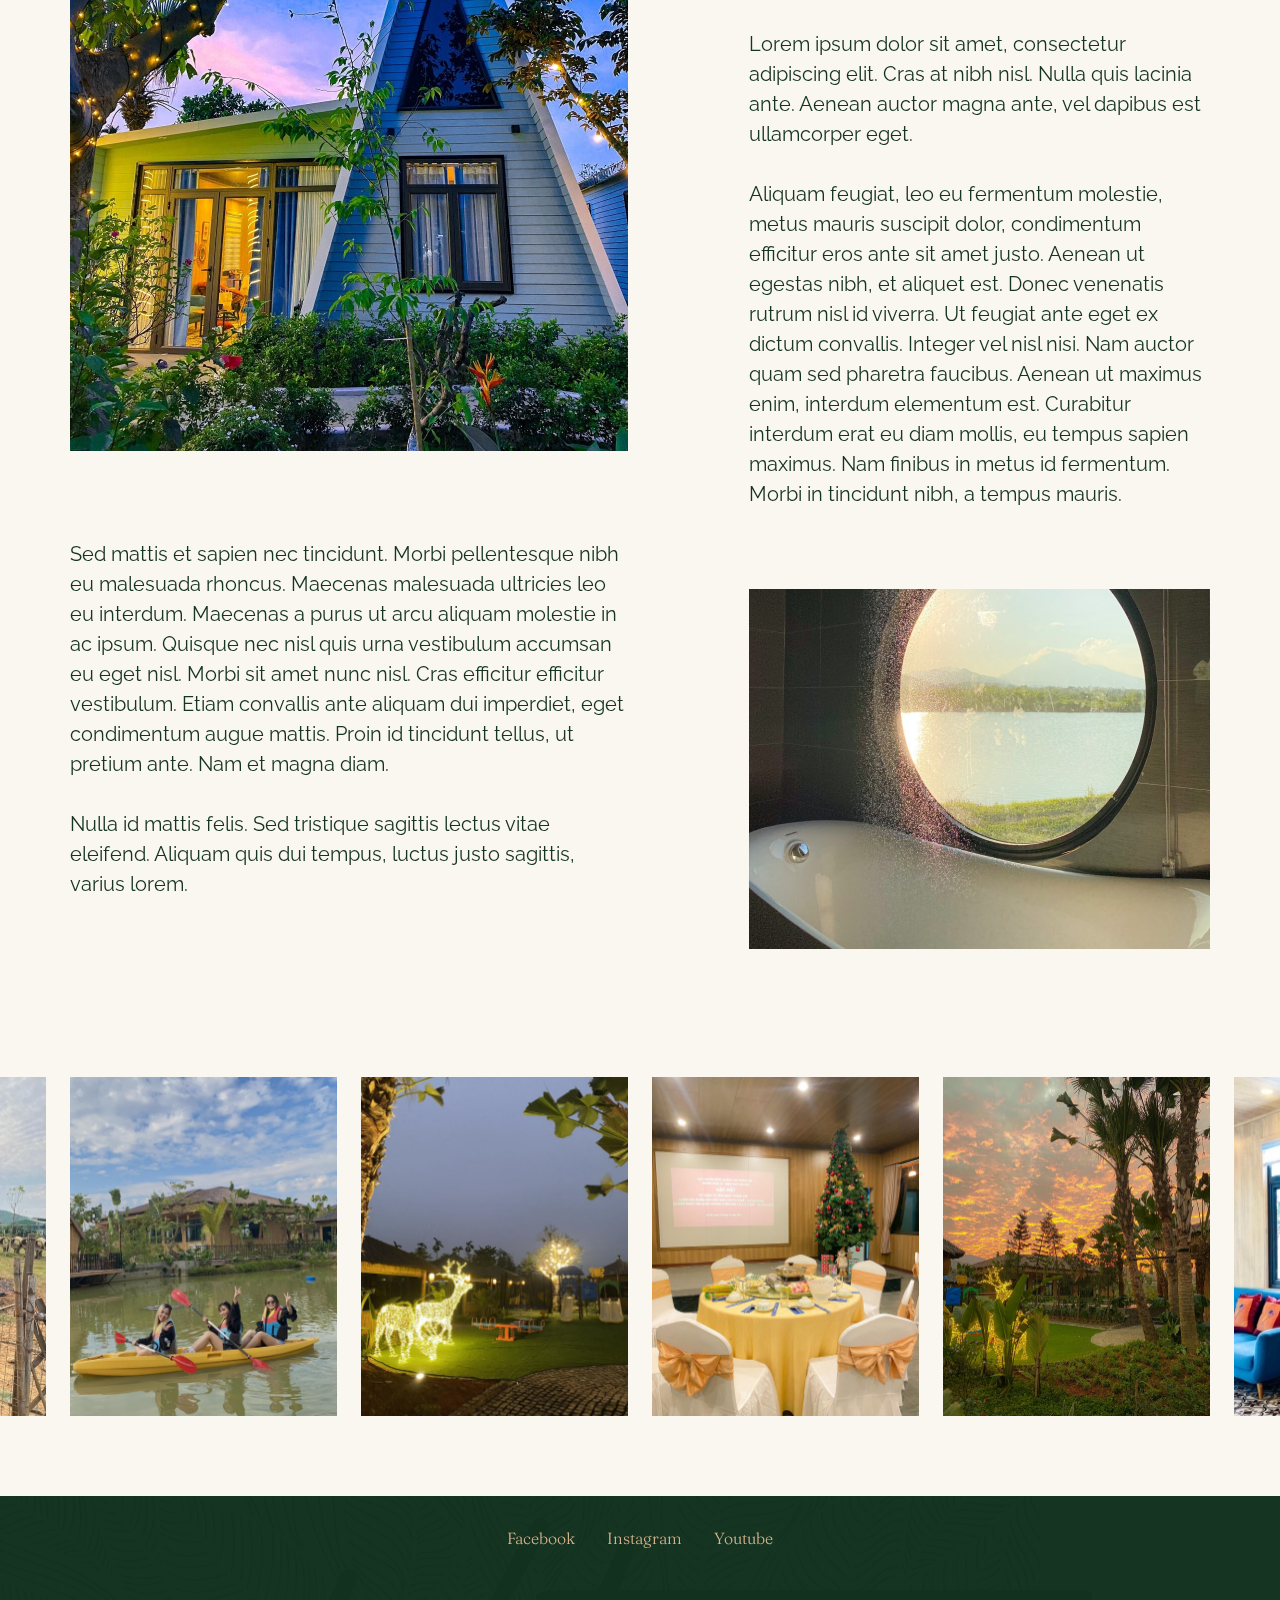
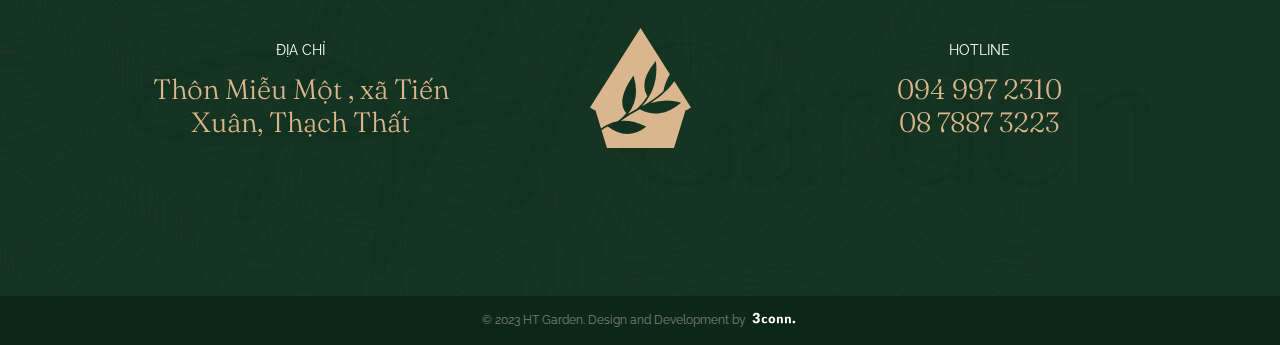
<file: about.html>
<!DOCTYPE html>
<html lang="en">
<head>
    <meta charset="UTF-8">
    <meta http-equiv="X-UA-Compatible" content="IE=edge">
    <meta name="viewport" content="width=device-width, initial-scale=1.0">
    <title>HT Garden - Giới thiệu</title>
    <link rel="stylesheet" href="css/swiper.min.css">
    <link rel="stylesheet" href="css/locomotive-scroll.min.css">
    <link rel="stylesheet" href="css/style.css">
    <script src="js/jquery.min.js"></script>
    <script src="js/moment.min.js"></script>
    <script src="js/daterangepicker.js"></script>
    <script src="js/swiper.min.js"></script>
    <script src="js/gsap.js"></script>
    <script src="js/ScrollTrigger.min.js"></script>
    <script src="js/locomotive-scroll.min.js"></script>
    <script src="js/script.js"></script>
</head>
<body>
    <header class="header">
        <div class="container">
            <div class="box">
                <div class="box-menu box-left">
                    <ul>
                        <li>
                            <a href="#">Hạng phòng</a>
                        </li>
                        <li>
                            <a href="#">Ẩm thực</a>
                        </li>
                        <li>
                            <a href="#">Hoạt động</a>
                        </li>
                    </ul>
                </div>
                <div class="box-middle">
                    <a href="#">
                        <img src="images/logo.svg" alt="Logo">
                    </a>
                </div>
                <div class="box-menu box-right">
                    <ul>
                        <li class="current_page_item current-menu-item">
                            <a href="#">Giới thiệu</a>
                        </li>
                        <li>
                            <a href="#">Liên hệ</a>
                        </li>
                    </ul>
                    <div class="book">
                        <a href="#" class="book--button">
                            <span>Đặt phòng</span>                            
                        </a>
                    </div>
                </div>
            </div>
        </div>
    </header>

    <div data-scroll-container class="smooth-scroll">
        <div id="main" class="conn_relative">
            <!-- Main Small Banner -->
            <div class="msbanner" data-anim="false">
                <div class="child">
                    <div class="background">
                        <img src="images/banner-about.jpg" alt="Image">
                    </div>
                    <div class="container">
                        <div class="box">
                            <h2 class="box-heading">Giới thiệu</h2>
                        </div>
                    </div>
                </div>
            </div> <!-- /Main Small Banner -->

            <!-- Single About -->
            <div class="sabout">
                <div class="container">
                    <div class="box">
                        <div class="box-main">
                            <div class="main--icon">
                                <img data-scroll="" data-scroll-speed="0.5" src="images/about.svg" alt="Image">
                            </div>
                            <div class="main--text" data-scroll="" data-scroll-speed="0.8">
                                Được xây dựng dựa trên ý tưởng một khu vườn thật nên thơ như bước ra từ trong truyện, HT Garden là sự hoà quyện giữa kiến trúc xanh và những tiện nghi của cuộc sống hiện đại.
                            </div>
                        </div>
                        <div class="box-grid">
                            <div class="grid--area">
                                <div class="grid--img" data-scroll="" data-scroll-speed="0.5">
                                    <img src="images/about-1.jpg" alt="Image">
                                </div>
                                <div class="grid--text" data-scroll="" data-scroll-speed="0.7">
                                    Các biệt thự hiện đại của chúng tôi với hồ bơi riêng và khu vườn xanh mướt sẽ là lựa chọn tốt nhất cho các kì nghỉ xa nhà của quý khách. Phòng ngủ lớn và phòng tắm rộng với đầy đủ tiện nghi sẽ mang đến cho quý khách không gian thư giãn tiện ích.
                                </div>
                                <div class="grid--link" data-scroll="" data-scroll-speed="0.9">
                                    <a href="#">
                                        <span>Đặt phòng</span>
                                    </a>
                                </div>
                            </div>
                            <div class="grid--area">
                                <div class="grid--icon" data-scroll="" data-scroll-speed="1.5">
                                    <img src="images/second-3.svg" alt="Image">
                                </div>
                                <div class="grid--img" data-scroll="" data-scroll-speed="1.9">
                                    <img src="images/about-2.jpg" alt="Image">
                                </div>
                            </div>
                        </div>
                    </div>
                </div>
            </div> <!-- /Single About -->

            <!-- Main Background -->
            <div class="mbg" data-scroll="" data-scroll-speed="0.6">
                <img src="images/about-3.jpg" alt="Image">
            </div> <!-- /Main Background -->

            <!-- Main Grid -->
            <div class="mgrid">
                <div class="container">
                    <div class="box">
                        <div class="box-left">
                            <div class="box-area" data-scroll="" data-scroll-speed="0.5">
                                <img src="images/about-4.jpg" alt="Image">
                                <p>Sed mattis et sapien nec tincidunt. Morbi pellentesque nibh eu malesuada rhoncus. Maecenas malesuada ultricies leo eu interdum. Maecenas a purus ut arcu aliquam molestie in ac ipsum. Quisque nec nisl quis urna vestibulum accumsan eu eget nisl. Morbi sit amet nunc nisl. Cras efficitur efficitur vestibulum. Etiam convallis ante aliquam dui imperdiet, eget condimentum augue mattis. Proin id tincidunt tellus, ut pretium ante. Nam et magna diam.</p>
                                <p>Nulla id mattis felis. Sed tristique sagittis lectus vitae eleifend. Aliquam quis dui tempus, luctus justo sagittis, varius lorem.</p>
                            </div>                            
                        </div>
                        <div class="box-right">
                            <div class="box-area" data-scroll="" data-scroll-speed="1s">
                                <img src="images/about-5.jpg" alt="Image">
                                <p>Lorem ipsum dolor sit amet, consectetur adipiscing elit. Cras at nibh nisl. Nulla quis lacinia ante. Aenean auctor magna ante, vel dapibus est ullamcorper eget.</p>
                                <p>Aliquam feugiat, leo eu fermentum molestie, metus mauris suscipit dolor, condimentum efficitur eros ante sit amet justo. Aenean ut egestas nibh, et aliquet est. Donec venenatis rutrum nisl id viverra. Ut feugiat ante eget ex dictum convallis. Integer vel nisl nisi. Nam auctor quam sed pharetra faucibus. Aenean ut maximus enim, interdum elementum est. Curabitur interdum erat eu diam mollis, eu tempus sapien maximus. Nam finibus in metus id fermentum. Morbi in tincidunt nibh, a tempus mauris.</p>
                                <img src="images/about-6.jpg" alt="Image">
                            </div>
                        </div>
                    </div>
                </div>
            </div> <!-- /Main Grid -->

            <!-- Main Gallery -->
            <div class="mgallery">
                <div class="container">
                    <div class="box">
                        <div class="box-slider swiper-container">
                            <div class="swiper-wrapper">
                                <div class="swiper-slide">
                                    <div class="item">
                                        <img src="images/social-1.png" alt="Image">
                                    </div>
                                </div>
                                <div class="swiper-slide">
                                    <div class="item">
                                        <img src="images/social-2.png" alt="Image">
                                    </div>
                                </div>
                                <div class="swiper-slide">
                                    <div class="item">
                                        <img src="images/social-3.png" alt="Image">
                                    </div>
                                </div>
                                <div class="swiper-slide">
                                    <div class="item">
                                        <img src="images/social-4.png" alt="Image">
                                    </div>
                                </div>
                                <div class="swiper-slide">
                                    <div class="item">
                                        <img src="images/social-5.jpg" alt="Image">
                                    </div>
                                </div>
                                <div class="swiper-slide">
                                    <div class="item">
                                        <img src="images/social-6.jpg" alt="Image">
                                    </div>
                                </div>
                                <div class="swiper-slide">
                                    <div class="item">
                                        <img src="images/social-1.png" alt="Image">
                                    </div>
                                </div>
                                <div class="swiper-slide">
                                    <div class="item">
                                        <img src="images/social-2.png" alt="Image">
                                    </div>
                                </div>
                                <div class="swiper-slide">
                                    <div class="item">
                                        <img src="images/social-3.png" alt="Image">
                                    </div>
                                </div>
                                <div class="swiper-slide">
                                    <div class="item">
                                        <img src="images/social-4.png" alt="Image">
                                    </div>
                                </div>
                                <div class="swiper-slide">
                                    <div class="item">
                                        <img src="images/social-5.jpg" alt="Image">
                                    </div>
                                </div>
                                <div class="swiper-slide">
                                    <div class="item">
                                        <img src="images/social-6.jpg" alt="Image">
                                    </div>
                                </div>
                                <div class="swiper-slide">
                                    <div class="item">
                                        <img src="images/social-1.png" alt="Image">
                                    </div>
                                </div>
                                <div class="swiper-slide">
                                    <div class="item">
                                        <img src="images/social-2.png" alt="Image">
                                    </div>
                                </div>
                                <div class="swiper-slide">
                                    <div class="item">
                                        <img src="images/social-3.png" alt="Image">
                                    </div>
                                </div>
                                <div class="swiper-slide">
                                    <div class="item">
                                        <img src="images/social-4.png" alt="Image">
                                    </div>
                                </div>
                                <div class="swiper-slide">
                                    <div class="item">
                                        <img src="images/social-5.jpg" alt="Image">
                                    </div>
                                </div>
                                <div class="swiper-slide">
                                    <div class="item">
                                        <img src="images/social-6.jpg" alt="Image">
                                    </div>
                                </div>
                            </div>
                        </div>
                    </div>
                </div>
            </div> <!-- /Main Gallery -->
        </div>

        <!-- Footer -->
        <footer class="footer">
            <div class="footer-top">
                <div class="background" style="background-image: url(images/footer-bg.jpg);">
                    <img src="images/footer-text.svg" alt="Image">
                </div>
                <div class="container">
                    <div class="box">
                        <ul class="box-social">
                            <li><a href="#">Facebook</a></li>
                            <li><a href="#">Instagram</a></li>
                            <li><a href="#">Youtube</a></li>
                        </ul>
                        <div class="box-info">
                            <div class="box-sample">
                                <span>ĐỊA CHỈ</span>
                                <ul>
                                    <li>
                                        <a target="_blank" href="http://maps.google.com/?q=Thôn Miễu Một , xã Tiến Xuân, Thạch Thất">Thôn Miễu Một , xã Tiến Xuân, Thạch Thất</a>                                    
                                    </li>
                                </ul>
                            </div>
                            <div class="box-logo">
                                <a href="#">
                                    <img src="images/logo-footer.svg" alt="Logo">
                                </a>
                            </div>
                            <div class="box-sample">
                                <span>Hotline</span>
                                <ul>
                                    <li>
                                        <a target="_blank" href="tel: 094 997 2310">094 997 2310</a>                                  
                                    </li>
                                    <li>
                                        <a target="_blank" href="tel: 08 7887 3223">08 7887 3223</a>
                                    </li>
                                </ul>
                            </div>
                        </div>
                    </div>
                </div>
            </div>
            <div class="footer-bottom">            
                <div class="container">
                    <div class="box">
                        <span>
                            © 2023 HT Garden. Design and Development by
                        </span>
                        <a href="https://3conn.net/" target="_blank"><img src="images/logo-3conn.svg" alt="Logo"></a>
                    </div>
                </div>
            </div>
        </footer> <!-- /Footer -->
    </div>

    <input type="checkbox" id="menu-trigger" class="hidden">
    <div id="header-responsive">
        <div class="res_head conn_grid">
            <label for="menu-trigger" class="hambuger menu-mobile--btn">
                <span class="hambuger-box conn_pcenter">
                    <span class="hambuger-inner"></span>
                </span>
            </label>
            <div class="logo">
                <a href="/index.html" title="" class="conn_center">
                    <img src="images/logo.svg" alt="Logo">
                </a>
            </div>
        </div>
    </div>
    <!-- sidebar -->
    <div class="sidebar">
        <div class="sidebar-inner conn_grid">
            <div class="sidebar_list">
                <ul>
                    <!-- <li class="current_page_item current-menu-item"><a href="#" title="">Trang chủ</a></li> -->
                    <li><a href="#" title="">Hạng phòng</a></li>
                    <li><a href="#" title="">Ẩm thực</a></li>
                    <li><a href="#" title="">Hoạt động</a></li>
                    <li><a href="#" title="">Giới thiệu</a></li>
                    <li><a href="#" title="">Liên hệ</a></li>
                </ul>
            </div>
            <div class="sidebar_button">
                <a href="#" title="">
                    <span>Đặt phòng</span>
                </a>
            </div>
        </div>
    </div>
    <!-- end sidebar -->
    <label for="menu-trigger" class="sidebar-overlay"></label>

    <div class="lightbox" id="choose1">
        <div class="lightbox-area">
            <div class="area--head">
                <span>Ngày nhận - trả phòng</span>
                <div class="area--close">
                    <svg xmlns="http://www.w3.org/2000/svg" width="24" height="24" viewBox="0 0 24 24">
                        <path d="M0,0H24V24H0Z" fill="none"/>
                        <path d="M12,10.586l4.95-4.95L18.364,7.05,13.414,12l4.95,4.95L16.95,18.364,12,13.414l-4.95,4.95L5.636,16.95,10.586,12,5.636,7.05,7.05,5.636Z" fill="#163422"/>
                    </svg>
                </div>
            </div>
            <div class="area--body">
                <input type="text" name="daterange" style="display: none">
            </div>
        </div>
        <div class="lightbox-dark"></div>
    </div>

    <div class="lightbox" id="choose2">
        <div class="lightbox-area">
            <div class="area--head">
                <span>Số khách</span>
                <div class="area--close">
                    <svg xmlns="http://www.w3.org/2000/svg" width="24" height="24" viewBox="0 0 24 24">
                        <path d="M0,0H24V24H0Z" fill="none"/>
                        <path d="M12,10.586l4.95-4.95L18.364,7.05,13.414,12l4.95,4.95L16.95,18.364,12,13.414l-4.95,4.95L5.636,16.95,10.586,12,5.636,7.05,7.05,5.636Z" fill="#163422"/>
                    </svg>
                </div>
            </div>
            <div class="area--body">
                <div class="body--options">
                    <div class="option">
                        <div class="option--label">Người lớn</div>
                        <div class="option--number">
                            <span class="minus">
                                <svg xmlns="http://www.w3.org/2000/svg" width="24" height="24" viewBox="0 0 24 24">
                                    <path d="M0,0H24V24H0Z" fill="#fff" opacity="0"/>
                                    <path d="M5,11H19v2H5Z" transform="translate(0 0)" fill="#163422"/>
                                </svg>
                            </span>
                            <input class="current" value="5" type="text" name="adults" id="adults">
                            <span class="plus">
                                <svg xmlns="http://www.w3.org/2000/svg" width="14" height="14" viewBox="0 0 14 14">
                                    <path d="M11,11V5h2v6h6v2H13v6H11V13H5V11Z" transform="translate(-5 -5)" fill="#163422"/>
                                </svg>
                            </span>
                        </div>
                    </div>
                    <div class="option">
                        <div class="option--label">
                            Trẻ em
                            <small>Trên 11 tuổi</small>
                        </div>
                        <div class="option--number">
                            <span class="minus">
                                <svg xmlns="http://www.w3.org/2000/svg" width="24" height="24" viewBox="0 0 24 24">
                                    <path d="M0,0H24V24H0Z" fill="#fff" opacity="0"/>
                                    <path d="M5,11H19v2H5Z" transform="translate(0 0)" fill="#163422"/>
                                </svg>
                            </span>
                            <input class="current" value="0" type="text" name="children3" id="children3">
                            <span class="plus">
                                <svg xmlns="http://www.w3.org/2000/svg" width="14" height="14" viewBox="0 0 14 14">
                                    <path d="M11,11V5h2v6h6v2H13v6H11V13H5V11Z" transform="translate(-5 -5)" fill="#163422"/>
                                </svg>
                            </span>
                        </div>
                    </div>
                    <div class="option">
                        <div class="option--label">
                            Trẻ em
                            <small>Từ 6-11 tuổi</small>
                        </div>
                        <div class="option--number">
                            <span class="minus">
                                <svg xmlns="http://www.w3.org/2000/svg" width="24" height="24" viewBox="0 0 24 24">
                                    <path d="M0,0H24V24H0Z" fill="#fff" opacity="0"/>
                                    <path d="M5,11H19v2H5Z" transform="translate(0 0)" fill="#163422"/>
                                </svg>
                            </span>
                            <input class="current" value="0" type="text" name="children2" id="children2">
                            <span class="plus">
                                <svg xmlns="http://www.w3.org/2000/svg" width="14" height="14" viewBox="0 0 14 14">
                                    <path d="M11,11V5h2v6h6v2H13v6H11V13H5V11Z" transform="translate(-5 -5)" fill="#163422"/>
                                </svg>
                            </span>
                        </div>
                    </div>
                    <div class="option">
                        <div class="option--label">
                            Trẻ em
                            <small>Từ 0-6 tuổi</small>
                        </div>
                        <div class="option--number">
                            <span class="minus">
                                <svg xmlns="http://www.w3.org/2000/svg" width="24" height="24" viewBox="0 0 24 24">
                                    <path d="M0,0H24V24H0Z" fill="#fff" opacity="0"/>
                                    <path d="M5,11H19v2H5Z" transform="translate(0 0)" fill="#163422"/>
                                </svg>
                            </span>
                            <input class="current" value="0" type="text" name="children" id="children">
                            <span class="plus">
                                <svg xmlns="http://www.w3.org/2000/svg" width="14" height="14" viewBox="0 0 14 14">
                                    <path d="M11,11V5h2v6h6v2H13v6H11V13H5V11Z" transform="translate(-5 -5)" fill="#163422"/>
                                </svg>
                            </span>
                        </div>
                    </div>
                </div>
            </div>
            <div class="area--foot">
                <button class="foot--button">
                    <span>Xác nhận</span>
                </button>
            </div>
        </div>
        <div class="lightbox-dark"></div>
    </div>
</body>
</html>
</file>
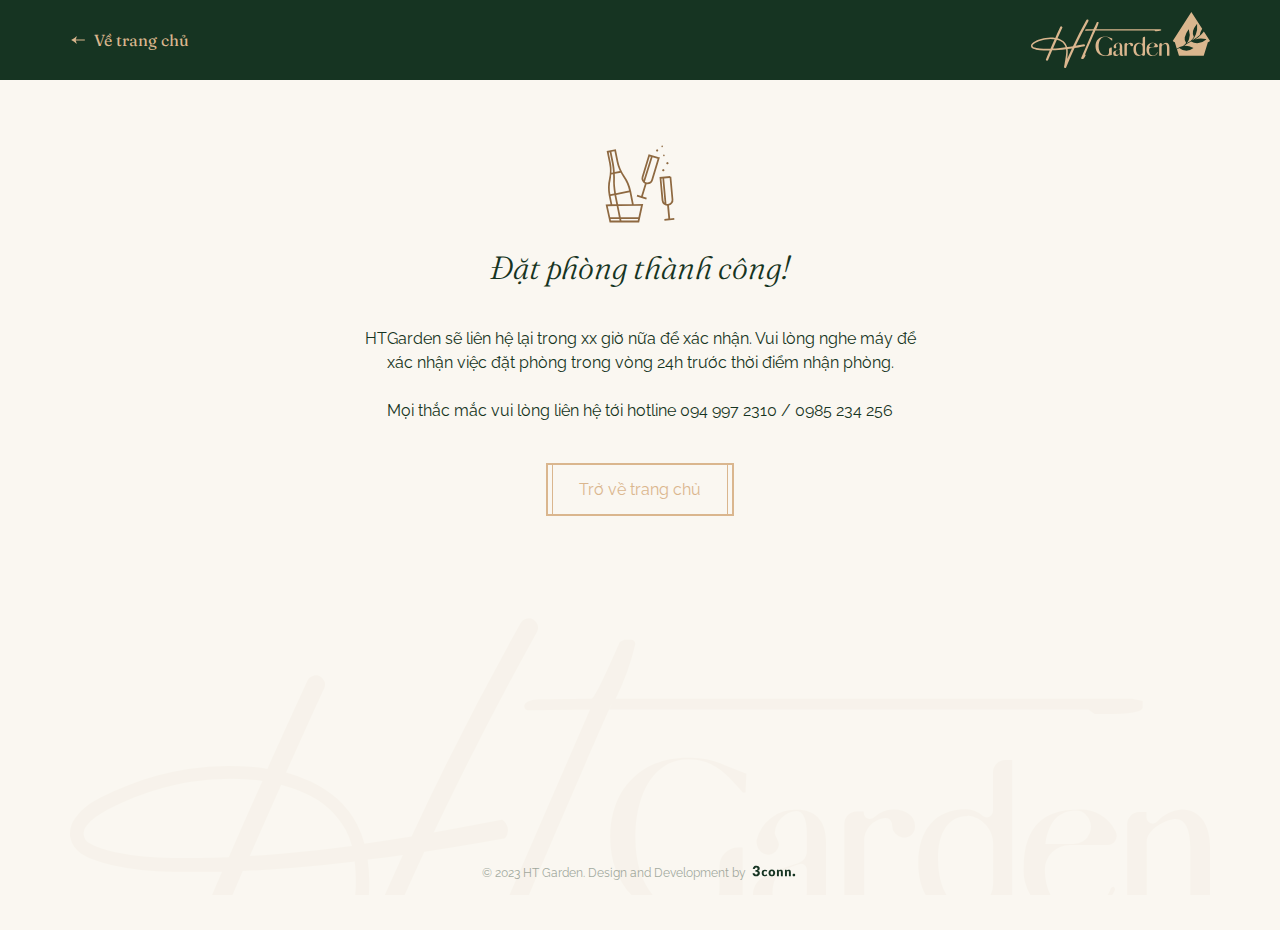
<file: booking-success.html>
<!DOCTYPE html>
<html lang="en">

<head>
    <meta charset="UTF-8">
    <meta http-equiv="X-UA-Compatible" content="IE=edge">
    <meta name="viewport" content="width=device-width, initial-scale=1.0">
    <title>HT Garden</title>
    <link rel="stylesheet" href="css/style.css">
    <script src="js/jquery.min.js"></script>
</head>

<body>
    <div class="booking">
        <div class="header-booking">
            <div class="container">
                <div class="box">
                    <div class="box-back">
                        <a href="index.html" title="">
                            <svg id="Group_18533" data-name="Group 18533" xmlns="http://www.w3.org/2000/svg" width="16" height="16" viewBox="0 0 16 16">
                                <g id="Rectangle_32" data-name="Rectangle 32" fill="#dab68e" stroke="#707070" stroke-width="1" opacity="0">
                                    <rect width="16" height="16" stroke="none" />
                                    <rect x="0.5" y="0.5" width="15" height="15" fill="none" />
                                </g>
                                <path id="Path_70" data-name="Path 70" d="M15.467,9.433H6.333a6.807,6.807,0,0,0,1-3.333A13.518,13.518,0,0,1,1.8,10.033a14.464,14.464,0,0,1,5.533,3.933,10.939,10.939,0,0,0-1-3.533h9.133Z" transform="translate(-0.633 -2.033)" fill="#dab68e" />
                            </svg>
                            <span>Về trang chủ</span>
                        </a>
                    </div>
                    <div class="box-logo">
                        <a href="index.html" title="">
                            <img src="images/logo2.svg" alt="Image">
                        </a>
                    </div>
                </div>
            </div>
        </div>
        <div class="body-booking">
            <div class="container">
                <div class="success">
                    <div class="success-icon">
                        <img src="images/icon/icon-success.svg" alt="Icon">                            
                    </div>
                    <h3 class="success-title">Đặt phòng thành công!</h3>
                    <div class="success-text">
                        <p>HTGarden sẽ liên hệ lại trong xx giờ nữa để xác nhận. Vui lòng nghe máy để xác nhận việc đặt phòng trong vòng 24h trước thời điểm nhận phòng.</p>
                        <p>Mọi thắc mắc vui lòng liên hệ tới hotline 094 997 2310 / 0985 234 256</p>
                    </div>
                    <div class="success-back">
                        <span>Trở về trang chủ</span>
                    </div>
                </div>
            </div>
        </div>
        <div class="footer-booking">
            <div class="container">
                <div class="box">
                    <svg xmlns="http://www.w3.org/2000/svg" xmlns:xlink="http://www.w3.org/1999/xlink" width="1140" height="277" viewBox="0 0 1140 277">
                        <defs>
                            <clipPath id="clip-path">
                                <rect id="Rectangle_5657" data-name="Rectangle 5657" width="1140" height="277" transform="translate(150 623)" fill="#fff" stroke="#707070" stroke-width="1" />
                            </clipPath>
                        </defs>
                        <g id="Mask_Group_12" data-name="Mask Group 12" transform="translate(-150 -623)" opacity="0.32" clip-path="url(#clip-path)">
                            <path id="Union_2" data-name="Union 2" d="M277.632,396.637a9.184,9.184,0,0,1-3.622-.761,8.967,8.967,0,0,1-4.669-4.076,9.288,9.288,0,0,1-.988-5.8c1.6-8.269,3.074-16.538,4.552-24.676a9.6,9.6,0,0,1,.856-4.815c1.72-9.747,3.322-19.627,4.918-29.623,0-2.342.739-4.808,1.1-7.281a354.422,354.422,0,0,0,6.023-51.84,160.793,160.793,0,0,0-1.105-24.676c-20.527,2.466-41.178,4.566-61.463,6.293-16.838,1.478-33.677,2.466-50.515,3.205q-24.588,57.4-33.56,79.728a9.846,9.846,0,0,1-8.73,5.554,8.094,8.094,0,0,1-3.564-.739,9.118,9.118,0,0,1-4.793-5.064,8.814,8.814,0,0,1,0-7.033c4.669-12.345,14.753-36.04,30-71.576H102.9a285.128,285.128,0,0,1-61.463-6.791,141.7,141.7,0,0,1-15-4.566,53.582,53.582,0,0,1-15.485-7.04,30.537,30.537,0,0,1-6.886-6.908A28.5,28.5,0,0,1,.139,218.4,27.236,27.236,0,0,1,5.3,199.522a48.44,48.44,0,0,1,12.294-12.345,45.448,45.448,0,0,1,6.762-4.442l6.886-3.827a272.436,272.436,0,0,1,27.9-12.338,291.443,291.443,0,0,1,29.25-9.63c9.96-2.583,20.036-4.691,30.12-6.293a267.845,267.845,0,0,1,61.463-2.217,166.5,166.5,0,0,1,17.453,2.093c18.317-40.724,31.716-70.1,39.948-87.99a8.746,8.746,0,0,1,2.1-2.891,8.658,8.658,0,0,1,3.066-1.8,8.43,8.43,0,0,1,7.128,0A9.168,9.168,0,0,1,254.1,70.179q-11.559,24.687-38.111,84.046a172.622,172.622,0,0,1,24.588,8.884,118.229,118.229,0,0,1,26.549,17.278,90.837,90.837,0,0,1,19.795,25.43,93.819,93.819,0,0,1,7.494,19.495c15.733-2.217,31.591-4.559,47.2-7.274Q392.139,109.3,450.773,4.765A8.757,8.757,0,0,1,456.306.33a9.887,9.887,0,0,1,7,.739,10.243,10.243,0,0,1,4.3,5.671,8.426,8.426,0,0,1,.344,3.622,8.255,8.255,0,0,1-1.207,3.417q-54.7,98.736-103.131,200.422l19.3-3.454,49.162-9.25a12.2,12.2,0,0,1,3.747,3.644,12.358,12.358,0,0,1-.79,14.738c-16.846,2.956-33.809,5.927-50.647,8.642l-30.113,4.815Q318.265,311.087,286.3,390.687a9.357,9.357,0,0,1-1.99,3.139,9.234,9.234,0,0,1-3.052,2.093,9.11,9.11,0,0,1-3.526.718Zm19.978-155.4a163.2,163.2,0,0,1,1.6,26.659,474.431,474.431,0,0,1-4.544,53.194,6.458,6.458,0,0,0-.739,2.708l.49.132c12.294-29.257,25.327-58.382,38.477-87.383C321.21,238.271,309.414,239.873,297.61,241.234Zm-176.763-77.87c-9.711,1.6-19.173,3.7-28.518,6.169a246.88,246.88,0,0,0-27.9,9.374,273.309,273.309,0,0,0-26.674,12.345l-6.4,3.578-5.774,3.7a36.971,36.971,0,0,0-9.1,8.891,11.215,11.215,0,0,0-2.817,9.257,11.133,11.133,0,0,0,1.793,4.625,11.268,11.268,0,0,0,3.608,3.4,49.828,49.828,0,0,0,12.287,5.43c4.427,1.361,9.1,2.715,13.772,3.827a276.175,276.175,0,0,0,57.526,5.679h.49c18.565,0,36.875,0,55.682-.864,11.313-25.8,22.5-51.093,33.684-76.143a118.532,118.532,0,0,0-13.15-1.493q-9.6-.694-19.227-.695A264.72,264.72,0,0,0,120.847,163.365Zm58.88,74.167c13.765-.117,27.779-1.851,41.917-3.088h.49c20.161-1.976,40.073-4.318,59.868-6.908a77.3,77.3,0,0,0-6.023-15.551,86.2,86.2,0,0,0-40.936-37.028,134.179,134.179,0,0,0-23.849-8.635Q195.584,201.5,179.727,237.532ZM421.765,317.5,520.1,91.159,458.64,91.9c-2.832,0-4.3-1.478-4.3-4.559s6.023-6.293,13.275-6.293l53.962-.739q3.447,0,28.276-56.648l4.42-2.356h6.637c2.832,0,4.3,2.1,4.3,4.574a243.579,243.579,0,0,1-19.663,54.43h516.276l10.808,2.342v6.41q0,6.674-39.451,6.667h-8.489l-6.264-4.566H539.135A24.08,24.08,0,0,0,540.6,88.2c1.346-3.018,2.491-6.037-1.559,2.956h-.014a.239.239,0,0,0,0,.028c-6.687,14.851-27.48,62.32-84.691,196.083q4.424,0,4.427,6.293c-8.979,20.117-17.7,30.23-26.183,30.23S421.765,320.838,421.765,317.5Zm275.716-19.67a20.679,20.679,0,0,1-12.66-11.226,20.754,20.754,0,0,1-1.851-8.467c0-16.048,8.972-21.727,45.239-33.326a12.344,12.344,0,0,0,8.73-12.345V216.061c0-16.421-4.179-23.454-10.823-23.454a23.65,23.65,0,0,0-21.383,21.478c0,3.578,4.179,8.386,4.179,12.345a10.89,10.89,0,0,1-3.22,6.8,10.773,10.773,0,0,1-6.864,3.066c-7,0-12.287-5.671-12.287-13.941a39.874,39.874,0,0,1,40.314-30.984c17.461,0,29.132,10,29.132,32.338v50.72c0,10,3.688,21.727,9.469,23.212H750.462a13.677,13.677,0,0,1-12.418-12.221,2.969,2.969,0,0,0-.688-1.339,2.94,2.94,0,0,0-1.266-.827,2.92,2.92,0,0,0-2.839.564,42.365,42.365,0,0,1-27.171,14.8,20.474,20.474,0,0,1-8.6-.79Zm31.1-52.03c-20.775,7.032-26.059,12.345-26.059,30.23a12.228,12.228,0,0,0,1.054,5.13,12.484,12.484,0,0,0,3.081,4.222,12.24,12.24,0,0,0,9.747,2.993c7.742,0,20.534-4.932,20.534-14.189V251.6a6.172,6.172,0,0,0-.7-2.883,6.091,6.091,0,0,0-1.947-2.232,6.307,6.307,0,0,0-2.773-1.054,5.916,5.916,0,0,0-.733-.046A6.044,6.044,0,0,0,728.582,245.8ZM982.82,295.474a46.2,46.2,0,0,1-29.052-46.22c0-41.719,21.149-57.884,52.857-57.884a38.965,38.965,0,0,1,39.1,21.976,9.539,9.539,0,0,1,.849,4.486,9.36,9.36,0,0,1-4.6,7.559,9.265,9.265,0,0,1-4.361,1.281H999.372a24.635,24.635,0,0,0-24.581,24.683c0,22.832,12.287,42.334,29.257,42.334a36.89,36.89,0,0,0,36.875-23.454,2.88,2.88,0,0,1,1.054-1.354,2.837,2.837,0,0,1,1.654-.5,3.29,3.29,0,0,1,1.229,3.33,46.694,46.694,0,0,1-43.022,26.908q-1.111.054-2.221.054A45.607,45.607,0,0,1,982.82,295.474Zm-7.413-70.405v.5H1003.8a17.113,17.113,0,0,0,16.055-11.028,17.2,17.2,0,0,0-4.625-18.968,13.1,13.1,0,0,0-8.723-3.337h-.294C990.015,192.232,978.7,201.879,975.406,225.069ZM617.577,298.255c-46.461,0-77.321-31.6-77.321-79.48S571.116,139.3,617.826,139.3a82.9,82.9,0,0,1,36.875,7.53l21.632,8.635-.856,18.756h-2.583l-1.1-1.354c-15.616-17.651-28.152-32.089-53.721-32.089-31.833,0-52.732,31.474-52.732,78.367S587.83,294.3,621.39,294.3c16.473,0,27.53-8.884,28.145-22.217V247.4a18.482,18.482,0,0,1,18.317-18.141h4.676v60.592l-3.937.871a162.536,162.536,0,0,1-48.948,7.543C618.953,298.268,618.266,298.264,617.577,298.255ZM848.3,244.564c0-31.716,16.348-53.56,47.573-53.56a26.821,26.821,0,0,1,16.963,6.659,6.252,6.252,0,0,0,3.813,1.361,6.4,6.4,0,0,0,6.388-6.418V154.1a12.33,12.33,0,0,1,12.294-12.345h6.879V284.432a12.314,12.314,0,0,1-9.462,11.972H923.04a6.693,6.693,0,0,0-.468-2.569,6.408,6.408,0,0,0-1.442-2.181,6.449,6.449,0,0,0-4.727-1.917,7.919,7.919,0,0,0-3.564,1.112,40.979,40.979,0,0,1-21.763,6.667C865.273,297.516,848.3,276.287,848.3,244.564Zm49.418-46.9c-19.788,0-29.747,17.036-29.747,42.466,0,30.106,12.294,50.1,30.611,50.1a24.623,24.623,0,0,0,24.581-24.683V226.789a28.6,28.6,0,0,0-25.444-29.74Zm222.61,98.982v-67.5c0-17.036-4.793-28.386-14.5-28.386s-29.132,10.487-29.132,22.576v73.31h-19.539V206.057a12.377,12.377,0,0,1,3.593-8.723,12.236,12.236,0,0,1,8.694-3.608h7V198.9a6.409,6.409,0,0,0,6.4,6.418,6.147,6.147,0,0,0,4.178-1.844,36.816,36.816,0,0,1,24.588-12.345c18.565.124,28.393,15.185,28.393,38.016v67.5Zm-345.9-.615V205.443A12.293,12.293,0,0,1,786.715,193.1h7.01v1.361a5.909,5.909,0,0,0,1.727,4.435,6.01,6.01,0,0,0,2.027,1.339,5.946,5.946,0,0,0,2.393.4,6.844,6.844,0,0,0,4.42-1.734,29.451,29.451,0,0,1,19.187-7.772c13.143.124,21.5,6.791,21.5,16.538a10.805,10.805,0,0,1-12.294,11.474,12.248,12.248,0,0,1-7.589-4.171,12.407,12.407,0,0,1-2.978-8.174,6.622,6.622,0,0,0-.483-2.788,6.757,6.757,0,0,0-6.769-4.244,22.69,22.69,0,0,0-20.775,23.454v72.813ZM539.029,91.188l.013-.028h.094c-.035.044-.063.068-.081.068S539.032,91.214,539.029,91.188Z" transform="translate(150 623.36)" fill="#f2eadf" />
                        </g>
                    </svg>
                    <div class="box-copyright">
                        <span>
                            © 2023 HT Garden. Design and Development by
                        </span>
                        <a href="https://3conn.net/" target="_blank">
                            <svg id="logo-3conn" xmlns="http://www.w3.org/2000/svg" width="48" height="16" viewBox="0 0 48 16">
                                <rect id="boundingbox" width="48" height="16" fill="#163422" opacity="0" />
                                <path id="logo-3conn-2" data-name="logo-3conn" d="M11.079,10.441a2.823,2.823,0,0,1-.949-.654,3.1,3.1,0,0,1-.653-1.052,4.012,4.012,0,0,1-.239-1.426A4.014,4.014,0,0,1,9.447,6a2.982,2.982,0,0,1,.619-1.057,2.883,2.883,0,0,1,1.012-.7,3.57,3.57,0,0,1,1.394-.256,3.423,3.423,0,0,1,1.341.243,3.268,3.268,0,0,1,1.035.712l-.511.682a1.221,1.221,0,0,1-.169.167.368.368,0,0,1-.231.066.5.5,0,0,1-.259-.071c-.077-.044-.164-.1-.258-.152a1.715,1.715,0,0,0-.337-.152,1.581,1.581,0,0,0-1.1.059,1.186,1.186,0,0,0-.429.375,1.81,1.81,0,0,0-.25.6,3.591,3.591,0,0,0-.081.8,2.434,2.434,0,0,0,.36,1.431,1.15,1.15,0,0,0,.991.5,1.394,1.394,0,0,0,.535-.086,1.547,1.547,0,0,0,.335-.189c.09-.067.173-.131.252-.188a.463.463,0,0,1,.291-.086.4.4,0,0,1,.35.169l.562.69a2.989,2.989,0,0,1-.631.56,3.332,3.332,0,0,1-.678.338,3.462,3.462,0,0,1-.7.167,5.131,5.131,0,0,1-.681.049A2.938,2.938,0,0,1,11.079,10.441Zm-8.667.065a3.122,3.122,0,0,1-1.03-.5A3.291,3.291,0,0,1,.59,9.132,5.772,5.772,0,0,1,0,7.872l.986-.4A1.261,1.261,0,0,1,1.7,7.389a.684.684,0,0,1,.472.333,2.644,2.644,0,0,0,.682.862,1.4,1.4,0,0,0,.852.269,1.552,1.552,0,0,0,.649-.127,1.341,1.341,0,0,0,.733-.77,1.463,1.463,0,0,0,.092-.509,3.3,3.3,0,0,0-.046-.6.772.772,0,0,0-.261-.462,1.436,1.436,0,0,0-.647-.3,5.46,5.46,0,0,0-1.208-.1V4.448a4.337,4.337,0,0,0,1.052-.1,1.562,1.562,0,0,0,.619-.274.829.829,0,0,0,.291-.425,2,2,0,0,0,.071-.554,1.375,1.375,0,0,0-.3-.948,1.156,1.156,0,0,0-.905-.333,1.334,1.334,0,0,0-1.307.91.913.913,0,0,1-.392.521,1.1,1.1,0,0,1-.693.058L.286,3.093a3.939,3.939,0,0,1,.441-1.36A3.158,3.158,0,0,1,1.535.768,3.322,3.322,0,0,1,2.641.189,4.578,4.578,0,0,1,3.983,0,4,4,0,0,1,5.358.22,3.089,3.089,0,0,1,6.376.81a2.517,2.517,0,0,1,.631.86A2.592,2.592,0,0,1,7.22,2.707a3.456,3.456,0,0,1-.1.871,1.976,1.976,0,0,1-.3.651,1.741,1.741,0,0,1-.487.465,3.057,3.057,0,0,1-.662.319A2.331,2.331,0,0,1,7.407,7.378a3.273,3.273,0,0,1-.3,1.446,2.934,2.934,0,0,1-.8,1.023,3.386,3.386,0,0,1-1.174.616,4.79,4.79,0,0,1-1.389.2A5.024,5.024,0,0,1,2.412,10.506Zm38.489.048a1.235,1.235,0,0,1-.418-.271,1.262,1.262,0,0,1-.383-.922,1.254,1.254,0,0,1,.383-.915A1.3,1.3,0,0,1,40.9,8.17a1.428,1.428,0,0,1,1.049,0,1.4,1.4,0,0,1,.425.275,1.265,1.265,0,0,1,.281.408,1.239,1.239,0,0,1,.1.508,1.288,1.288,0,0,1-.1.512,1.313,1.313,0,0,1-.281.41,1.327,1.327,0,0,1-.425.271,1.478,1.478,0,0,1-1.049,0Zm-22.858-.172a3.028,3.028,0,0,1-1.052-.67,2.951,2.951,0,0,1-.679-1.055,3.809,3.809,0,0,1-.241-1.4,3.759,3.759,0,0,1,.241-1.385,2.977,2.977,0,0,1,.679-1.046,3.02,3.02,0,0,1,1.052-.661,4,4,0,0,1,2.7,0,2.946,2.946,0,0,1,1.04.661,3.061,3.061,0,0,1,.676,1.046A3.816,3.816,0,0,1,22.7,7.26a3.867,3.867,0,0,1-.24,1.4,3.032,3.032,0,0,1-.676,1.055,2.954,2.954,0,0,1-1.04.67,4,4,0,0,1-2.7,0Zm.348-4.539a2.535,2.535,0,0,0-.321,1.431,2.572,2.572,0,0,0,.321,1.435,1.119,1.119,0,0,0,1,.469,1.1,1.1,0,0,0,.985-.469,2.607,2.607,0,0,0,.316-1.435,2.57,2.57,0,0,0-.316-1.431,1.1,1.1,0,0,0-.985-.47A1.12,1.12,0,0,0,18.392,5.843Zm18.056,4.725V6.447a1.136,1.136,0,0,0-.22-.741.793.793,0,0,0-.644-.266,1.382,1.382,0,0,0-.6.135,2.325,2.325,0,0,0-.54.367v4.625H32.511V4.084h1.2a.455.455,0,0,1,.475.328l.113.373a4.687,4.687,0,0,1,.387-.323,2.127,2.127,0,0,1,.427-.252,2.481,2.481,0,0,1,.493-.166,2.8,2.8,0,0,1,.579-.058,2.28,2.28,0,0,1,.94.183,2,2,0,0,1,.693.514,2.261,2.261,0,0,1,.423.779,3.235,3.235,0,0,1,.144.985v4.121Zm-8.014,0V6.447a1.141,1.141,0,0,0-.219-.741.789.789,0,0,0-.641-.266,1.378,1.378,0,0,0-.6.135,2.348,2.348,0,0,0-.541.367v4.625H24.5V4.084h1.2a.458.458,0,0,1,.475.328l.113.373a4.828,4.828,0,0,1,.386-.323,2.109,2.109,0,0,1,.427-.252,2.434,2.434,0,0,1,.492-.166,2.792,2.792,0,0,1,.577-.058,2.293,2.293,0,0,1,.943.183,1.978,1.978,0,0,1,.69.514,2.3,2.3,0,0,1,.427.779,3.32,3.32,0,0,1,.142.985v4.121Z" transform="translate(2.454 2.667)" fill="#163422" stroke="rgba(0,0,0,0)" stroke-miterlimit="10" stroke-width="1" />
                            </svg>
                        </a>
                    </div>
                </div>
            </div>
        </div>
    </div>
</body>

</html>
</file>
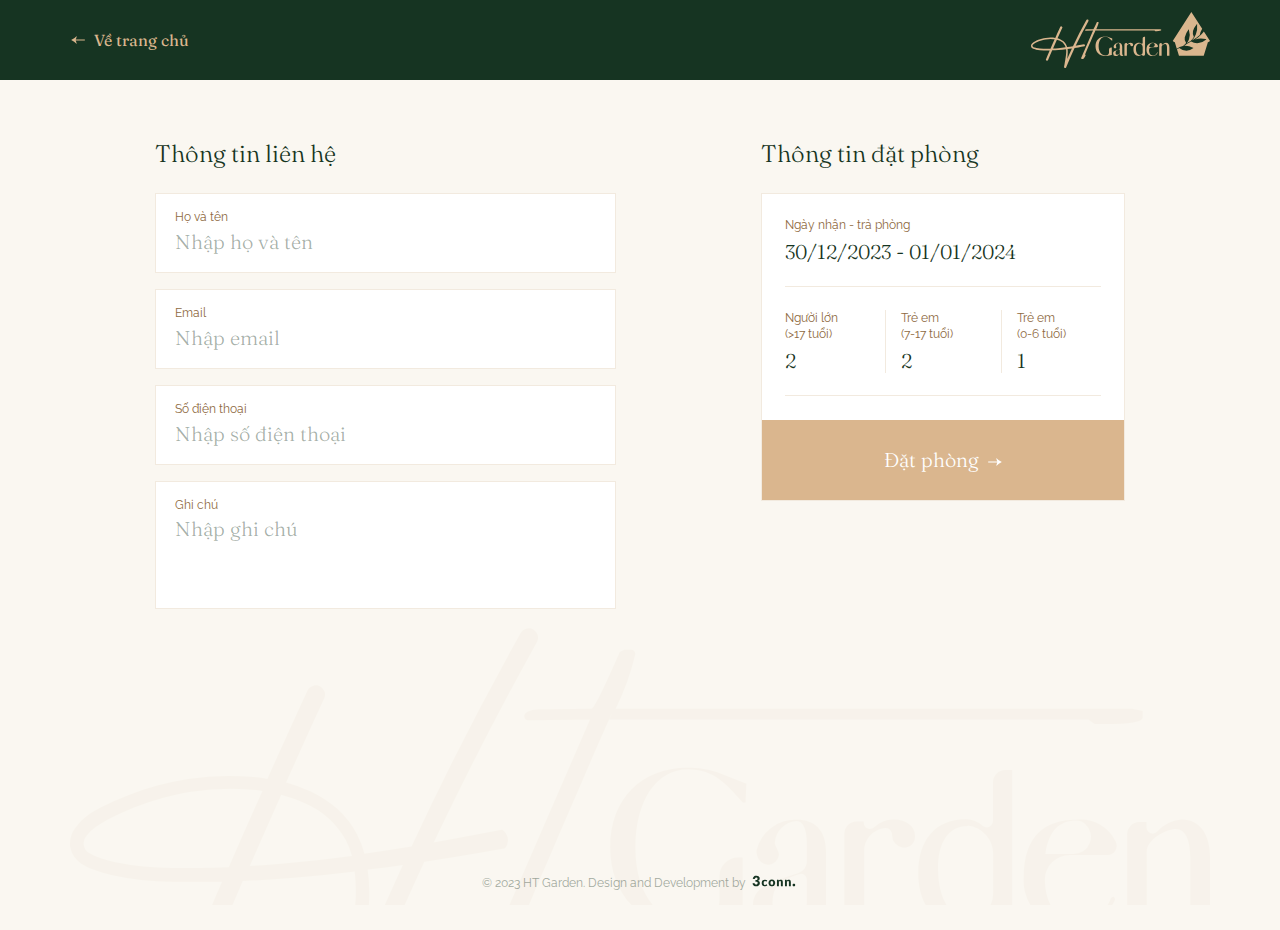
<file: booking.html>
<!DOCTYPE html>
<html lang="en">

<head>
    <meta charset="UTF-8">
    <meta http-equiv="X-UA-Compatible" content="IE=edge">
    <meta name="viewport" content="width=device-width, initial-scale=1.0">
    <title>HT Garden</title>
    <link rel="stylesheet" href="css/style.css">
    <script src="js/jquery.min.js"></script>
</head>

<body>
    <div class="booking">
        <div class="header-booking">
            <div class="container">
                <div class="box">
                    <div class="box-back">
                        <a href="index.html" title="">
                            <svg id="Group_18533" data-name="Group 18533" xmlns="http://www.w3.org/2000/svg" width="16" height="16" viewBox="0 0 16 16">
                                <g id="Rectangle_32" data-name="Rectangle 32" fill="#dab68e" stroke="#707070" stroke-width="1" opacity="0">
                                    <rect width="16" height="16" stroke="none" />
                                    <rect x="0.5" y="0.5" width="15" height="15" fill="none" />
                                </g>
                                <path id="Path_70" data-name="Path 70" d="M15.467,9.433H6.333a6.807,6.807,0,0,0,1-3.333A13.518,13.518,0,0,1,1.8,10.033a14.464,14.464,0,0,1,5.533,3.933,10.939,10.939,0,0,0-1-3.533h9.133Z" transform="translate(-0.633 -2.033)" fill="#dab68e" />
                            </svg>
                            <span>Về trang chủ</span>
                        </a>
                    </div>
                    <div class="box-logo">
                        <a href="index.html" title="">
                            <img src="images/logo2.svg" alt="Image">
                        </a>
                    </div>
                </div>
            </div>
        </div>
        <div class="body-booking">
            <div class="container">
                <div class="box">
                    <div class="box-left">
                        <h2>Thông tin liên hệ</h2>
                        <form class="box-form">
                            <div class="group">
                                <div class="group--input">
                                    <label for="">Họ và tên</label>
                                    <input type="text" name="" value="" placeholder="Nhập họ và tên">
                                </div>
                            </div>
                            <div class="group">
                                <div class="group--input">
                                    <label for="">Email</label>
                                    <input type="email" name="" value="" placeholder="Nhập email">
                                </div>
                            </div>
                            <div class="group">
                                <div class="group--input">
                                    <label for="">Số điện thoại</label>
                                    <input type="text" name="" value="" placeholder="Nhập số điện thoại">
                                </div>
                            </div>
                            <div class="group">
                                <div class="group--input">
                                    <label for="">Ghi chú</label>
                                    <textarea name="" class="resize-ta" placeholder="Nhập ghi chú"></textarea>
                                </div>
                            </div>
                            <div class="group group--hidden">
                                <input type="submit" name="" value="Submit" placeholder="" id="submit">
                            </div>
                        </form>
                    </div>
                    <div class="box-right">
                        <h2>Thông tin đặt phòng</h2>
                        <div class="box-info">
                            <div class="box-grid">
                                <div class="child">
                                    <small>Ngày nhận - trả phòng</small>
                                    <span>30/12/2023 - 01/01/2024</span>
                                </div>
                            </div>
                            <div class="box-grid">
                                <div class="child">
                                    <small>
                                        Người lớn<br>
                                        (>17 tuổi)
                                    </small>
                                    <span>2</span>
                                </div>
                                <div class="child">
                                    <small>
                                        Trẻ em<br>
                                        (7-17 tuổi)
                                    </small>
                                    <span>2</span>
                                </div>
                                <div class="child">
                                    <small>
                                        Trẻ em<br>
                                        (0-6 tuổi)
                                    </small>
                                    <span>1</span>
                                </div>
                            </div>
                            <label for="submit" class="box-button">
                                <span>Đặt phòng</span>
                                <svg xmlns="http://www.w3.org/2000/svg" width="16" height="16" viewBox="0 0 16 16">
                                    <g fill="#fff" stroke="#707070" stroke-width="1" opacity="0">
                                        <rect width="16" height="16" stroke="none" />
                                        <rect x="0.5" y="0.5" width="15" height="15" fill="none" />
                                    </g>
                                    <path d="M1.8,9.433h9.133a6.807,6.807,0,0,1-1-3.333,13.518,13.518,0,0,0,5.533,3.933,14.464,14.464,0,0,0-5.533,3.933,10.939,10.939,0,0,1,1-3.533H1.8Z" transform="translate(-0.633 -2.033)" fill="#fff" />
                                </svg>
                            </label>
                        </div>
                    </div>
                </div>
            </div>
        </div>
        <div class="footer-booking">
            <div class="container">
                <div class="box">
                    <svg xmlns="http://www.w3.org/2000/svg" xmlns:xlink="http://www.w3.org/1999/xlink" width="1140" height="277" viewBox="0 0 1140 277">
                        <defs>
                            <clipPath id="clip-path">
                                <rect id="Rectangle_5657" data-name="Rectangle 5657" width="1140" height="277" transform="translate(150 623)" fill="#fff" stroke="#707070" stroke-width="1" />
                            </clipPath>
                        </defs>
                        <g id="Mask_Group_12" data-name="Mask Group 12" transform="translate(-150 -623)" opacity="0.32" clip-path="url(#clip-path)">
                            <path id="Union_2" data-name="Union 2" d="M277.632,396.637a9.184,9.184,0,0,1-3.622-.761,8.967,8.967,0,0,1-4.669-4.076,9.288,9.288,0,0,1-.988-5.8c1.6-8.269,3.074-16.538,4.552-24.676a9.6,9.6,0,0,1,.856-4.815c1.72-9.747,3.322-19.627,4.918-29.623,0-2.342.739-4.808,1.1-7.281a354.422,354.422,0,0,0,6.023-51.84,160.793,160.793,0,0,0-1.105-24.676c-20.527,2.466-41.178,4.566-61.463,6.293-16.838,1.478-33.677,2.466-50.515,3.205q-24.588,57.4-33.56,79.728a9.846,9.846,0,0,1-8.73,5.554,8.094,8.094,0,0,1-3.564-.739,9.118,9.118,0,0,1-4.793-5.064,8.814,8.814,0,0,1,0-7.033c4.669-12.345,14.753-36.04,30-71.576H102.9a285.128,285.128,0,0,1-61.463-6.791,141.7,141.7,0,0,1-15-4.566,53.582,53.582,0,0,1-15.485-7.04,30.537,30.537,0,0,1-6.886-6.908A28.5,28.5,0,0,1,.139,218.4,27.236,27.236,0,0,1,5.3,199.522a48.44,48.44,0,0,1,12.294-12.345,45.448,45.448,0,0,1,6.762-4.442l6.886-3.827a272.436,272.436,0,0,1,27.9-12.338,291.443,291.443,0,0,1,29.25-9.63c9.96-2.583,20.036-4.691,30.12-6.293a267.845,267.845,0,0,1,61.463-2.217,166.5,166.5,0,0,1,17.453,2.093c18.317-40.724,31.716-70.1,39.948-87.99a8.746,8.746,0,0,1,2.1-2.891,8.658,8.658,0,0,1,3.066-1.8,8.43,8.43,0,0,1,7.128,0A9.168,9.168,0,0,1,254.1,70.179q-11.559,24.687-38.111,84.046a172.622,172.622,0,0,1,24.588,8.884,118.229,118.229,0,0,1,26.549,17.278,90.837,90.837,0,0,1,19.795,25.43,93.819,93.819,0,0,1,7.494,19.495c15.733-2.217,31.591-4.559,47.2-7.274Q392.139,109.3,450.773,4.765A8.757,8.757,0,0,1,456.306.33a9.887,9.887,0,0,1,7,.739,10.243,10.243,0,0,1,4.3,5.671,8.426,8.426,0,0,1,.344,3.622,8.255,8.255,0,0,1-1.207,3.417q-54.7,98.736-103.131,200.422l19.3-3.454,49.162-9.25a12.2,12.2,0,0,1,3.747,3.644,12.358,12.358,0,0,1-.79,14.738c-16.846,2.956-33.809,5.927-50.647,8.642l-30.113,4.815Q318.265,311.087,286.3,390.687a9.357,9.357,0,0,1-1.99,3.139,9.234,9.234,0,0,1-3.052,2.093,9.11,9.11,0,0,1-3.526.718Zm19.978-155.4a163.2,163.2,0,0,1,1.6,26.659,474.431,474.431,0,0,1-4.544,53.194,6.458,6.458,0,0,0-.739,2.708l.49.132c12.294-29.257,25.327-58.382,38.477-87.383C321.21,238.271,309.414,239.873,297.61,241.234Zm-176.763-77.87c-9.711,1.6-19.173,3.7-28.518,6.169a246.88,246.88,0,0,0-27.9,9.374,273.309,273.309,0,0,0-26.674,12.345l-6.4,3.578-5.774,3.7a36.971,36.971,0,0,0-9.1,8.891,11.215,11.215,0,0,0-2.817,9.257,11.133,11.133,0,0,0,1.793,4.625,11.268,11.268,0,0,0,3.608,3.4,49.828,49.828,0,0,0,12.287,5.43c4.427,1.361,9.1,2.715,13.772,3.827a276.175,276.175,0,0,0,57.526,5.679h.49c18.565,0,36.875,0,55.682-.864,11.313-25.8,22.5-51.093,33.684-76.143a118.532,118.532,0,0,0-13.15-1.493q-9.6-.694-19.227-.695A264.72,264.72,0,0,0,120.847,163.365Zm58.88,74.167c13.765-.117,27.779-1.851,41.917-3.088h.49c20.161-1.976,40.073-4.318,59.868-6.908a77.3,77.3,0,0,0-6.023-15.551,86.2,86.2,0,0,0-40.936-37.028,134.179,134.179,0,0,0-23.849-8.635Q195.584,201.5,179.727,237.532ZM421.765,317.5,520.1,91.159,458.64,91.9c-2.832,0-4.3-1.478-4.3-4.559s6.023-6.293,13.275-6.293l53.962-.739q3.447,0,28.276-56.648l4.42-2.356h6.637c2.832,0,4.3,2.1,4.3,4.574a243.579,243.579,0,0,1-19.663,54.43h516.276l10.808,2.342v6.41q0,6.674-39.451,6.667h-8.489l-6.264-4.566H539.135A24.08,24.08,0,0,0,540.6,88.2c1.346-3.018,2.491-6.037-1.559,2.956h-.014a.239.239,0,0,0,0,.028c-6.687,14.851-27.48,62.32-84.691,196.083q4.424,0,4.427,6.293c-8.979,20.117-17.7,30.23-26.183,30.23S421.765,320.838,421.765,317.5Zm275.716-19.67a20.679,20.679,0,0,1-12.66-11.226,20.754,20.754,0,0,1-1.851-8.467c0-16.048,8.972-21.727,45.239-33.326a12.344,12.344,0,0,0,8.73-12.345V216.061c0-16.421-4.179-23.454-10.823-23.454a23.65,23.65,0,0,0-21.383,21.478c0,3.578,4.179,8.386,4.179,12.345a10.89,10.89,0,0,1-3.22,6.8,10.773,10.773,0,0,1-6.864,3.066c-7,0-12.287-5.671-12.287-13.941a39.874,39.874,0,0,1,40.314-30.984c17.461,0,29.132,10,29.132,32.338v50.72c0,10,3.688,21.727,9.469,23.212H750.462a13.677,13.677,0,0,1-12.418-12.221,2.969,2.969,0,0,0-.688-1.339,2.94,2.94,0,0,0-1.266-.827,2.92,2.92,0,0,0-2.839.564,42.365,42.365,0,0,1-27.171,14.8,20.474,20.474,0,0,1-8.6-.79Zm31.1-52.03c-20.775,7.032-26.059,12.345-26.059,30.23a12.228,12.228,0,0,0,1.054,5.13,12.484,12.484,0,0,0,3.081,4.222,12.24,12.24,0,0,0,9.747,2.993c7.742,0,20.534-4.932,20.534-14.189V251.6a6.172,6.172,0,0,0-.7-2.883,6.091,6.091,0,0,0-1.947-2.232,6.307,6.307,0,0,0-2.773-1.054,5.916,5.916,0,0,0-.733-.046A6.044,6.044,0,0,0,728.582,245.8ZM982.82,295.474a46.2,46.2,0,0,1-29.052-46.22c0-41.719,21.149-57.884,52.857-57.884a38.965,38.965,0,0,1,39.1,21.976,9.539,9.539,0,0,1,.849,4.486,9.36,9.36,0,0,1-4.6,7.559,9.265,9.265,0,0,1-4.361,1.281H999.372a24.635,24.635,0,0,0-24.581,24.683c0,22.832,12.287,42.334,29.257,42.334a36.89,36.89,0,0,0,36.875-23.454,2.88,2.88,0,0,1,1.054-1.354,2.837,2.837,0,0,1,1.654-.5,3.29,3.29,0,0,1,1.229,3.33,46.694,46.694,0,0,1-43.022,26.908q-1.111.054-2.221.054A45.607,45.607,0,0,1,982.82,295.474Zm-7.413-70.405v.5H1003.8a17.113,17.113,0,0,0,16.055-11.028,17.2,17.2,0,0,0-4.625-18.968,13.1,13.1,0,0,0-8.723-3.337h-.294C990.015,192.232,978.7,201.879,975.406,225.069ZM617.577,298.255c-46.461,0-77.321-31.6-77.321-79.48S571.116,139.3,617.826,139.3a82.9,82.9,0,0,1,36.875,7.53l21.632,8.635-.856,18.756h-2.583l-1.1-1.354c-15.616-17.651-28.152-32.089-53.721-32.089-31.833,0-52.732,31.474-52.732,78.367S587.83,294.3,621.39,294.3c16.473,0,27.53-8.884,28.145-22.217V247.4a18.482,18.482,0,0,1,18.317-18.141h4.676v60.592l-3.937.871a162.536,162.536,0,0,1-48.948,7.543C618.953,298.268,618.266,298.264,617.577,298.255ZM848.3,244.564c0-31.716,16.348-53.56,47.573-53.56a26.821,26.821,0,0,1,16.963,6.659,6.252,6.252,0,0,0,3.813,1.361,6.4,6.4,0,0,0,6.388-6.418V154.1a12.33,12.33,0,0,1,12.294-12.345h6.879V284.432a12.314,12.314,0,0,1-9.462,11.972H923.04a6.693,6.693,0,0,0-.468-2.569,6.408,6.408,0,0,0-1.442-2.181,6.449,6.449,0,0,0-4.727-1.917,7.919,7.919,0,0,0-3.564,1.112,40.979,40.979,0,0,1-21.763,6.667C865.273,297.516,848.3,276.287,848.3,244.564Zm49.418-46.9c-19.788,0-29.747,17.036-29.747,42.466,0,30.106,12.294,50.1,30.611,50.1a24.623,24.623,0,0,0,24.581-24.683V226.789a28.6,28.6,0,0,0-25.444-29.74Zm222.61,98.982v-67.5c0-17.036-4.793-28.386-14.5-28.386s-29.132,10.487-29.132,22.576v73.31h-19.539V206.057a12.377,12.377,0,0,1,3.593-8.723,12.236,12.236,0,0,1,8.694-3.608h7V198.9a6.409,6.409,0,0,0,6.4,6.418,6.147,6.147,0,0,0,4.178-1.844,36.816,36.816,0,0,1,24.588-12.345c18.565.124,28.393,15.185,28.393,38.016v67.5Zm-345.9-.615V205.443A12.293,12.293,0,0,1,786.715,193.1h7.01v1.361a5.909,5.909,0,0,0,1.727,4.435,6.01,6.01,0,0,0,2.027,1.339,5.946,5.946,0,0,0,2.393.4,6.844,6.844,0,0,0,4.42-1.734,29.451,29.451,0,0,1,19.187-7.772c13.143.124,21.5,6.791,21.5,16.538a10.805,10.805,0,0,1-12.294,11.474,12.248,12.248,0,0,1-7.589-4.171,12.407,12.407,0,0,1-2.978-8.174,6.622,6.622,0,0,0-.483-2.788,6.757,6.757,0,0,0-6.769-4.244,22.69,22.69,0,0,0-20.775,23.454v72.813ZM539.029,91.188l.013-.028h.094c-.035.044-.063.068-.081.068S539.032,91.214,539.029,91.188Z" transform="translate(150 623.36)" fill="#f2eadf" />
                        </g>
                    </svg>
                    <div class="box-copyright">
                        <span>
                            © 2023 HT Garden. Design and Development by
                        </span>
                        <a href="https://3conn.net/" target="_blank">
                            <svg id="logo-3conn" xmlns="http://www.w3.org/2000/svg" width="48" height="16" viewBox="0 0 48 16">
                                <rect id="boundingbox" width="48" height="16" fill="#163422" opacity="0" />
                                <path id="logo-3conn-2" data-name="logo-3conn" d="M11.079,10.441a2.823,2.823,0,0,1-.949-.654,3.1,3.1,0,0,1-.653-1.052,4.012,4.012,0,0,1-.239-1.426A4.014,4.014,0,0,1,9.447,6a2.982,2.982,0,0,1,.619-1.057,2.883,2.883,0,0,1,1.012-.7,3.57,3.57,0,0,1,1.394-.256,3.423,3.423,0,0,1,1.341.243,3.268,3.268,0,0,1,1.035.712l-.511.682a1.221,1.221,0,0,1-.169.167.368.368,0,0,1-.231.066.5.5,0,0,1-.259-.071c-.077-.044-.164-.1-.258-.152a1.715,1.715,0,0,0-.337-.152,1.581,1.581,0,0,0-1.1.059,1.186,1.186,0,0,0-.429.375,1.81,1.81,0,0,0-.25.6,3.591,3.591,0,0,0-.081.8,2.434,2.434,0,0,0,.36,1.431,1.15,1.15,0,0,0,.991.5,1.394,1.394,0,0,0,.535-.086,1.547,1.547,0,0,0,.335-.189c.09-.067.173-.131.252-.188a.463.463,0,0,1,.291-.086.4.4,0,0,1,.35.169l.562.69a2.989,2.989,0,0,1-.631.56,3.332,3.332,0,0,1-.678.338,3.462,3.462,0,0,1-.7.167,5.131,5.131,0,0,1-.681.049A2.938,2.938,0,0,1,11.079,10.441Zm-8.667.065a3.122,3.122,0,0,1-1.03-.5A3.291,3.291,0,0,1,.59,9.132,5.772,5.772,0,0,1,0,7.872l.986-.4A1.261,1.261,0,0,1,1.7,7.389a.684.684,0,0,1,.472.333,2.644,2.644,0,0,0,.682.862,1.4,1.4,0,0,0,.852.269,1.552,1.552,0,0,0,.649-.127,1.341,1.341,0,0,0,.733-.77,1.463,1.463,0,0,0,.092-.509,3.3,3.3,0,0,0-.046-.6.772.772,0,0,0-.261-.462,1.436,1.436,0,0,0-.647-.3,5.46,5.46,0,0,0-1.208-.1V4.448a4.337,4.337,0,0,0,1.052-.1,1.562,1.562,0,0,0,.619-.274.829.829,0,0,0,.291-.425,2,2,0,0,0,.071-.554,1.375,1.375,0,0,0-.3-.948,1.156,1.156,0,0,0-.905-.333,1.334,1.334,0,0,0-1.307.91.913.913,0,0,1-.392.521,1.1,1.1,0,0,1-.693.058L.286,3.093a3.939,3.939,0,0,1,.441-1.36A3.158,3.158,0,0,1,1.535.768,3.322,3.322,0,0,1,2.641.189,4.578,4.578,0,0,1,3.983,0,4,4,0,0,1,5.358.22,3.089,3.089,0,0,1,6.376.81a2.517,2.517,0,0,1,.631.86A2.592,2.592,0,0,1,7.22,2.707a3.456,3.456,0,0,1-.1.871,1.976,1.976,0,0,1-.3.651,1.741,1.741,0,0,1-.487.465,3.057,3.057,0,0,1-.662.319A2.331,2.331,0,0,1,7.407,7.378a3.273,3.273,0,0,1-.3,1.446,2.934,2.934,0,0,1-.8,1.023,3.386,3.386,0,0,1-1.174.616,4.79,4.79,0,0,1-1.389.2A5.024,5.024,0,0,1,2.412,10.506Zm38.489.048a1.235,1.235,0,0,1-.418-.271,1.262,1.262,0,0,1-.383-.922,1.254,1.254,0,0,1,.383-.915A1.3,1.3,0,0,1,40.9,8.17a1.428,1.428,0,0,1,1.049,0,1.4,1.4,0,0,1,.425.275,1.265,1.265,0,0,1,.281.408,1.239,1.239,0,0,1,.1.508,1.288,1.288,0,0,1-.1.512,1.313,1.313,0,0,1-.281.41,1.327,1.327,0,0,1-.425.271,1.478,1.478,0,0,1-1.049,0Zm-22.858-.172a3.028,3.028,0,0,1-1.052-.67,2.951,2.951,0,0,1-.679-1.055,3.809,3.809,0,0,1-.241-1.4,3.759,3.759,0,0,1,.241-1.385,2.977,2.977,0,0,1,.679-1.046,3.02,3.02,0,0,1,1.052-.661,4,4,0,0,1,2.7,0,2.946,2.946,0,0,1,1.04.661,3.061,3.061,0,0,1,.676,1.046A3.816,3.816,0,0,1,22.7,7.26a3.867,3.867,0,0,1-.24,1.4,3.032,3.032,0,0,1-.676,1.055,2.954,2.954,0,0,1-1.04.67,4,4,0,0,1-2.7,0Zm.348-4.539a2.535,2.535,0,0,0-.321,1.431,2.572,2.572,0,0,0,.321,1.435,1.119,1.119,0,0,0,1,.469,1.1,1.1,0,0,0,.985-.469,2.607,2.607,0,0,0,.316-1.435,2.57,2.57,0,0,0-.316-1.431,1.1,1.1,0,0,0-.985-.47A1.12,1.12,0,0,0,18.392,5.843Zm18.056,4.725V6.447a1.136,1.136,0,0,0-.22-.741.793.793,0,0,0-.644-.266,1.382,1.382,0,0,0-.6.135,2.325,2.325,0,0,0-.54.367v4.625H32.511V4.084h1.2a.455.455,0,0,1,.475.328l.113.373a4.687,4.687,0,0,1,.387-.323,2.127,2.127,0,0,1,.427-.252,2.481,2.481,0,0,1,.493-.166,2.8,2.8,0,0,1,.579-.058,2.28,2.28,0,0,1,.94.183,2,2,0,0,1,.693.514,2.261,2.261,0,0,1,.423.779,3.235,3.235,0,0,1,.144.985v4.121Zm-8.014,0V6.447a1.141,1.141,0,0,0-.219-.741.789.789,0,0,0-.641-.266,1.378,1.378,0,0,0-.6.135,2.348,2.348,0,0,0-.541.367v4.625H24.5V4.084h1.2a.458.458,0,0,1,.475.328l.113.373a4.828,4.828,0,0,1,.386-.323,2.109,2.109,0,0,1,.427-.252,2.434,2.434,0,0,1,.492-.166,2.792,2.792,0,0,1,.577-.058,2.293,2.293,0,0,1,.943.183,1.978,1.978,0,0,1,.69.514,2.3,2.3,0,0,1,.427.779,3.32,3.32,0,0,1,.142.985v4.121Z" transform="translate(2.454 2.667)" fill="#163422" stroke="rgba(0,0,0,0)" stroke-miterlimit="10" stroke-width="1" />
                            </svg>
                        </a>
                    </div>
                </div>
            </div>
        </div>
    </div>
    <script>
    jQuery(document).ready(function($) {
        // Dealing with Textarea Height
        function calcHeight(value) {
            let numberOfLineBreaks = (value.match(/\n/g) || []).length;
            // min-height + lines x line-height + padding + border
            let newHeight = 20 + numberOfLineBreaks * 24 + 12 + 2 + 52;
            return newHeight;
        }

        let textarea = document.querySelector(".resize-ta");
        textarea.addEventListener("keyup", () => {
            textarea.style.height = calcHeight(textarea.value) + "px";
        });
    });
    </script>
</body>

</html>
</file>
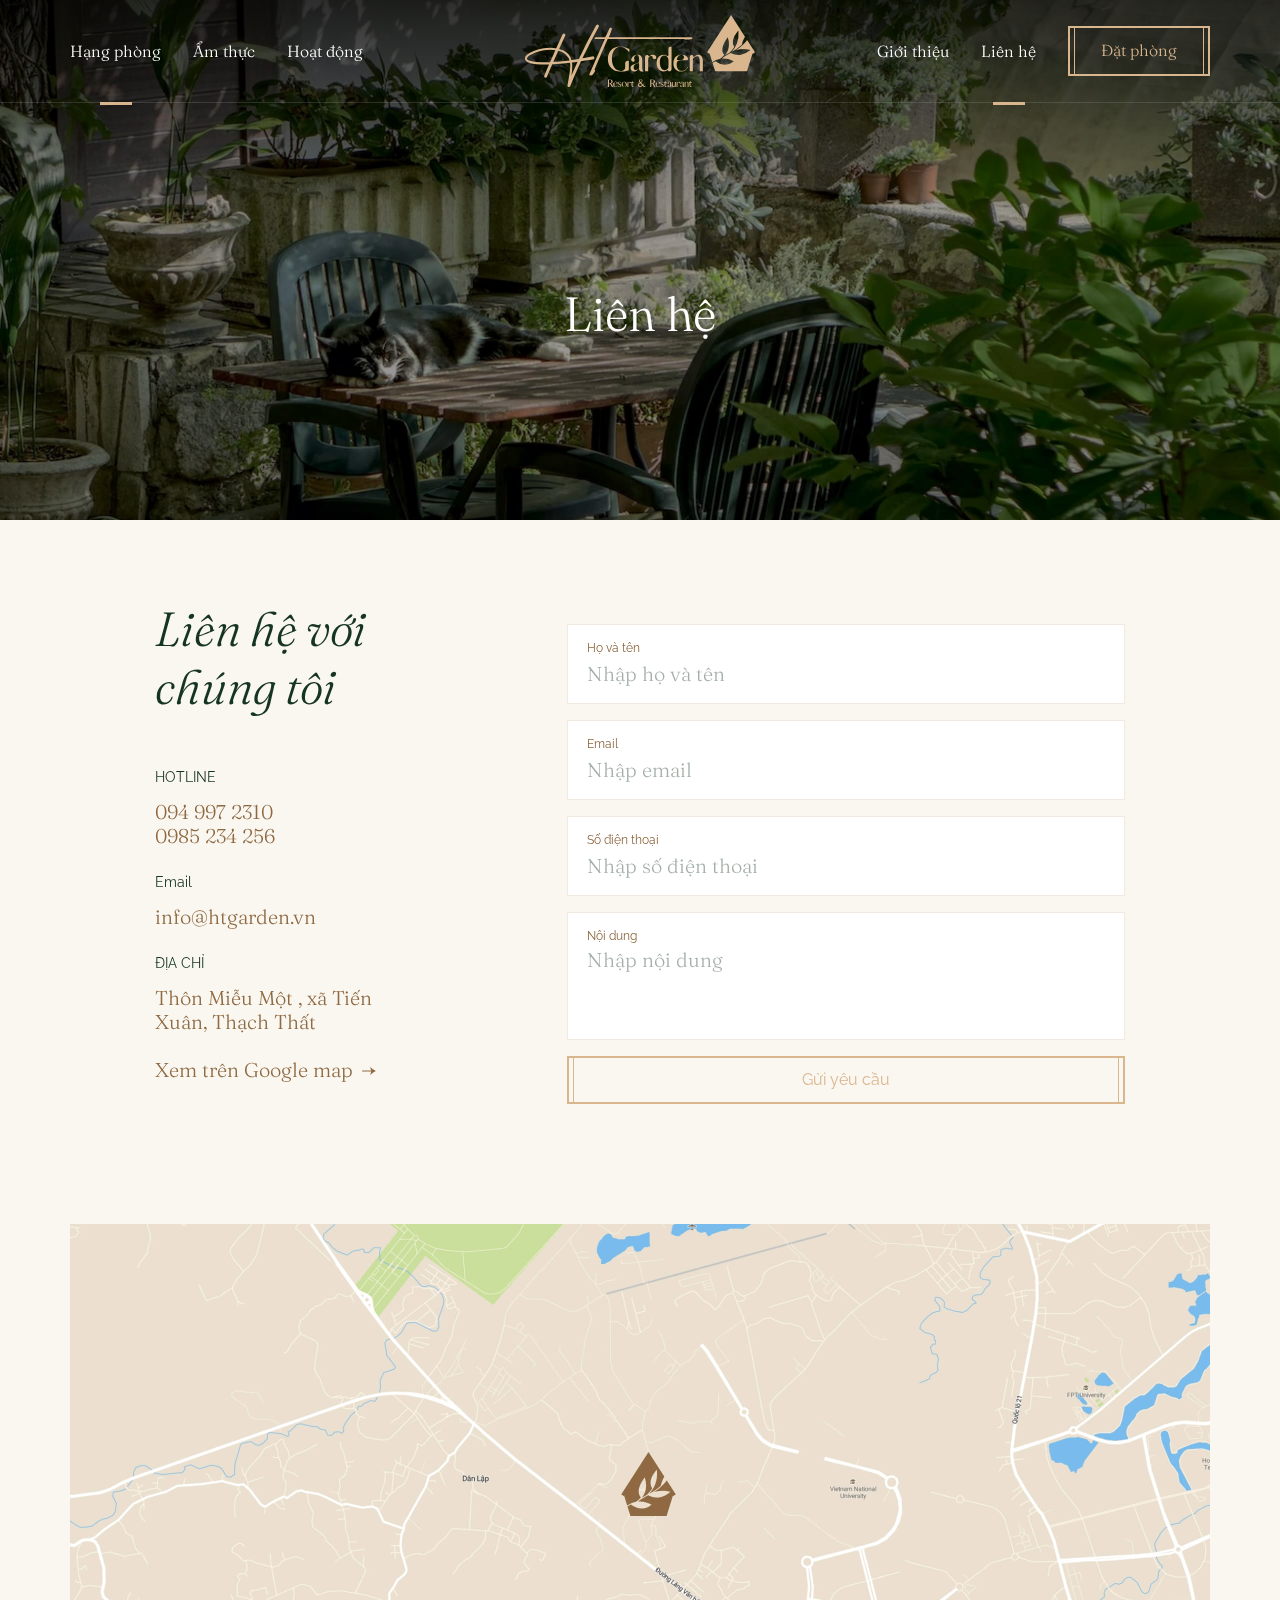
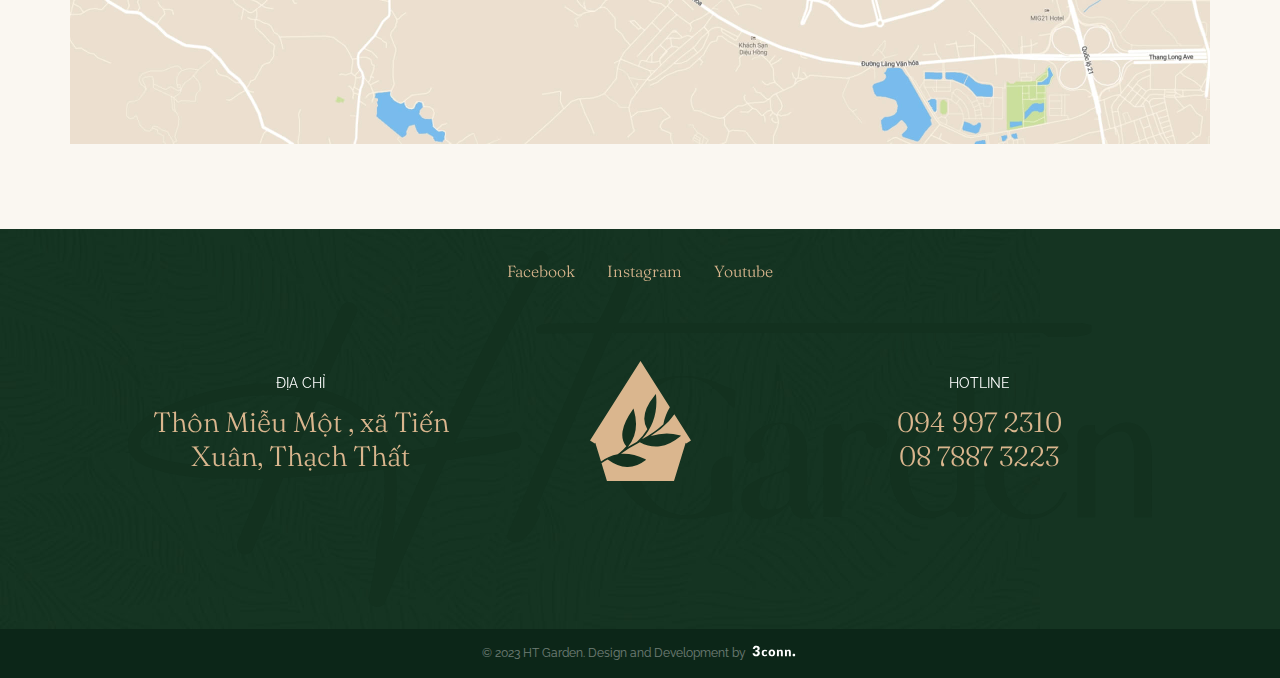
<file: contact.html>
<!DOCTYPE html>
<html lang="en">

<head>
    <meta charset="UTF-8">
    <meta http-equiv="X-UA-Compatible" content="IE=edge">
    <meta name="viewport" content="width=device-width, initial-scale=1.0">
    <title>HT Garden - Liên hệ</title>
    <link rel="stylesheet" href="css/swiper.min.css">
    <link rel="stylesheet" href="css/locomotive-scroll.min.css">
    <link rel="stylesheet" href="css/style.css">
    <script src="js/jquery.min.js"></script>
    <script src="js/moment.min.js"></script>
    <script src="js/daterangepicker.js"></script>
    <script src="js/swiper.min.js"></script>
    <script src="js/gsap.js"></script>
    <script src="js/ScrollTrigger.min.js"></script>
    <script src="js/locomotive-scroll.min.js"></script>
    <script src="js/script.js"></script>
</head>

<body>
    <header class="header">
        <div class="container">
            <div class="box">
                <div class="box-menu box-left">
                    <ul>
                        <li class="current_page_item current-menu-item">
                            <a href="#">Hạng phòng</a>
                        </li>
                        <li>
                            <a href="#">Ẩm thực</a>
                        </li>
                        <li>
                            <a href="#">Hoạt động</a>
                        </li>
                    </ul>
                </div>
                <div class="box-middle">
                    <a href="#">
                        <img src="images/logo.svg" alt="Logo">
                    </a>
                </div>
                <div class="box-menu box-right">
                    <ul>
                        <li>
                            <a href="#">Giới thiệu</a>
                        </li>
                        <li class="current_page_item current-menu-item">
                            <a href="#">Liên hệ</a>
                        </li>
                    </ul>
                    <div class="book">
                        <a href="#" class="book--button">
                            <span>Đặt phòng</span>
                        </a>
                    </div>
                </div>
            </div>
        </div>
    </header>
    <div data-scroll-container class="smooth-scroll">
        <div id="main" class="conn_relative">
            <!-- Main Small Banner -->
            <div class="msbanner" data-anim="false">
                <div class="child">
                    <div class="background">
                        <img src="images/banner-contact.jpg" alt="Image">
                    </div>
                    <div class="container">
                        <div class="box">
                            <h2 class="box-heading">Liên hệ</h2>
                        </div>
                    </div>
                </div>
            </div> <!-- /Main Small Banner -->
            <!-- Contact Us -->
            <div class="contact">
                <div class="container">
                    <div class="box">
                        <div class="box-top">
                            <div class="box-left">
                                <h3>Liên hệ với chúng tôi</h3>
                                <div class="left--info">
                                    <div class="child">
                                        <div class="child--title">HOTLINE</div>
                                        <ul>
                                            <li><a href="tel: 094 997 2310" title="">094 997 2310</a></li>
                                            <li><a href="tel: 0985 234 256" title="">0985 234 256</a></li>
                                        </ul>
                                    </div>
                                    <div class="child">
                                        <div class="child--title">Email</div>
                                        <ul>
                                            <li><a href="mailTo: info@htgarden.vn" title="">info@htgarden.vn</a></li>
                                        </ul>
                                    </div>
                                    <div class="child">
                                        <div class="child--title">ĐỊA CHỈ</div>
                                        <ul>
                                            <li>
                                                <a target="_blank" href="http://maps.google.com/?q=Thôn Miễu Một , xã Tiến Xuân, Thạch Thất">Thôn Miễu Một , xã Tiến Xuân, Thạch Thất</a>
                                            </li>
                                        </ul>
                                    </div>

                                    <div class="child">
                                        <div class="child--link">
                                            <a target="_blank" href="http://maps.google.com/?q=Thôn Miễu Một , xã Tiến Xuân, Thạch Thất">
                                                <span>Xem trên Google map</span>
                                                <svg xmlns="http://www.w3.org/2000/svg" width="16" height="16" viewBox="0 0 16 16">
                                                    <g fill="#8e6941" stroke="#707070" stroke-width="1" opacity="0">
                                                        <rect width="16" height="16" stroke="none" />
                                                        <rect x="0.5" y="0.5" width="15" height="15" fill="none" />
                                                    </g>
                                                    <path d="M1.8,9.433h9.133a6.807,6.807,0,0,1-1-3.333,13.518,13.518,0,0,0,5.533,3.933,14.464,14.464,0,0,0-5.533,3.933,10.939,10.939,0,0,1,1-3.533H1.8Z" transform="translate(-0.633 -2.033)" fill="#8e6941" />
                                                </svg>
                                            </a>
                                        </div>
                                    </div>
                                </div>
                            </div>
                            <div class="box-right">
                                <form class="box-form">
                                    <div class="group">
                                        <div class="group--input">
                                            <label for="">Họ và tên</label>
                                            <input type="text" name="" value="" placeholder="Nhập họ và tên">
                                        </div>
                                    </div>
                                    <div class="group">
                                        <div class="group--input">
                                            <label for="">Email</label>
                                            <input type="email" name="" value="" placeholder="Nhập email">
                                        </div>
                                    </div>
                                    <div class="group">
                                        <div class="group--input">
                                            <label for="">Số điện thoại</label>
                                            <input type="text" name="" value="" placeholder="Nhập số điện thoại">
                                        </div>
                                    </div>
                                    <div class="group">
                                        <div class="group--input">
                                            <label for="">Nội dung</label>
                                            <textarea name="" class="resize-ta" placeholder="Nhập nội dung"></textarea>
                                        </div>
                                    </div>
                                    <div class="group">
                                        <button type="submit">
                                            <span>Gửi yêu cầu</span>
                                        </button>
                                    </div>
                                </form>
                            </div>
                        </div>
                        <div class="box-bottom">
                            <a target="_blank" href="http://maps.google.com/?q=Thôn Miễu Một , xã Tiến Xuân, Thạch Thất">
                                <img src="images/gmap.jpg" alt="Image">
                            </a>
                        </div>
                    </div>
                </div>
            </div> <!-- /Room -->
        </div>
        <!-- Footer -->
        <footer class="footer">
            <div class="footer-top">
                <div class="background" style="background-image: url(images/footer-bg.jpg);">
                    <img src="images/footer-text.svg" alt="Image">
                </div>
                <div class="container">
                    <div class="box">
                        <ul class="box-social">
                            <li><a href="#">Facebook</a></li>
                            <li><a href="#">Instagram</a></li>
                            <li><a href="#">Youtube</a></li>
                        </ul>
                        <div class="box-info">
                            <div class="box-sample">
                                <span>ĐỊA CHỈ</span>
                                <ul>
                                    <li>
                                        <a target="_blank" href="http://maps.google.com/?q=Thôn Miễu Một , xã Tiến Xuân, Thạch Thất">Thôn Miễu Một , xã Tiến Xuân, Thạch Thất</a>
                                    </li>
                                </ul>
                            </div>
                            <div class="box-logo">
                                <a href="#">
                                    <img src="images/logo-footer.svg" alt="Logo">
                                </a>
                            </div>
                            <div class="box-sample">
                                <span>Hotline</span>
                                <ul>
                                    <li>
                                        <a target="_blank" href="tel: 094 997 2310">094 997 2310</a>
                                    </li>
                                    <li>
                                        <a target="_blank" href="tel: 08 7887 3223">08 7887 3223</a>
                                    </li>
                                </ul>
                            </div>
                        </div>
                    </div>
                </div>
            </div>
            <div class="footer-bottom">
                <div class="container">
                    <div class="box">
                        <span>
                            © 2023 HT Garden. Design and Development by
                        </span>
                        <a href="https://3conn.net/" target="_blank"><img src="images/logo-3conn.svg" alt="Logo"></a>
                    </div>
                </div>
            </div>
        </footer> <!-- /Footer -->
    </div>
    <input type="checkbox" id="menu-trigger" class="hidden">
    <div id="header-responsive">
        <div class="res_head conn_grid">
            <label for="menu-trigger" class="hambuger menu-mobile--btn">
                <span class="hambuger-box conn_pcenter">
                    <span class="hambuger-inner"></span>
                </span>
            </label>
            <div class="logo">
                <a href="/index.html" title="" class="conn_center">
                    <img src="images/logo.svg" alt="Logo">
                </a>
            </div>
        </div>
    </div>
    <!-- sidebar -->
    <div class="sidebar">
        <div class="sidebar-inner conn_grid">
            <div class="sidebar_list">
                <ul>
                    <!-- <li class="current_page_item current-menu-item"><a href="#" title="">Trang chủ</a></li> -->
                    <li><a href="#" title="">Hạng phòng</a></li>
                    <li><a href="#" title="">Ẩm thực</a></li>
                    <li><a href="#" title="">Hoạt động</a></li>
                    <li><a href="#" title="">Giới thiệu</a></li>
                    <li><a href="#" title="">Liên hệ</a></li>
                </ul>
            </div>
            <div class="sidebar_button">
                <a href="#" title="">
                    <span>Đặt phòng</span>
                </a>
            </div>
        </div>
    </div>
    <!-- end sidebar -->
    <label for="menu-trigger" class="sidebar-overlay"></label>
    <div class="lightbox" id="choose1">
        <div class="lightbox-area">
            <div class="area--head">
                <span>Ngày nhận - trả phòng</span>
                <div class="area--close">
                    <svg xmlns="http://www.w3.org/2000/svg" width="24" height="24" viewBox="0 0 24 24">
                        <path d="M0,0H24V24H0Z" fill="none" />
                        <path d="M12,10.586l4.95-4.95L18.364,7.05,13.414,12l4.95,4.95L16.95,18.364,12,13.414l-4.95,4.95L5.636,16.95,10.586,12,5.636,7.05,7.05,5.636Z" fill="#163422" />
                    </svg>
                </div>
            </div>
            <div class="area--body">
                <input type="text" name="daterange" style="display: none">
            </div>
        </div>
        <div class="lightbox-dark"></div>
    </div>
    <div class="lightbox" id="choose2">
        <div class="lightbox-area">
            <div class="area--head">
                <span>Số khách</span>
                <div class="area--close">
                    <svg xmlns="http://www.w3.org/2000/svg" width="24" height="24" viewBox="0 0 24 24">
                        <path d="M0,0H24V24H0Z" fill="none" />
                        <path d="M12,10.586l4.95-4.95L18.364,7.05,13.414,12l4.95,4.95L16.95,18.364,12,13.414l-4.95,4.95L5.636,16.95,10.586,12,5.636,7.05,7.05,5.636Z" fill="#163422" />
                    </svg>
                </div>
            </div>
            <div class="area--body">
                <div class="body--options">
                    <div class="option">
                        <div class="option--label">Người lớn</div>
                        <div class="option--number">
                            <span class="minus">
                                <svg xmlns="http://www.w3.org/2000/svg" width="24" height="24" viewBox="0 0 24 24">
                                    <path d="M0,0H24V24H0Z" fill="#fff" opacity="0" />
                                    <path d="M5,11H19v2H5Z" transform="translate(0 0)" fill="#163422" />
                                </svg>
                            </span>
                            <input class="current" value="5" type="text" name="adults" id="adults">
                            <span class="plus">
                                <svg xmlns="http://www.w3.org/2000/svg" width="14" height="14" viewBox="0 0 14 14">
                                    <path d="M11,11V5h2v6h6v2H13v6H11V13H5V11Z" transform="translate(-5 -5)" fill="#163422" />
                                </svg>
                            </span>
                        </div>
                    </div>
                    <div class="option">
                        <div class="option--label">
                            Trẻ em
                            <small>Trên 11 tuổi</small>
                        </div>
                        <div class="option--number">
                            <span class="minus">
                                <svg xmlns="http://www.w3.org/2000/svg" width="24" height="24" viewBox="0 0 24 24">
                                    <path d="M0,0H24V24H0Z" fill="#fff" opacity="0" />
                                    <path d="M5,11H19v2H5Z" transform="translate(0 0)" fill="#163422" />
                                </svg>
                            </span>
                            <input class="current" value="0" type="text" name="children3" id="children3">
                            <span class="plus">
                                <svg xmlns="http://www.w3.org/2000/svg" width="14" height="14" viewBox="0 0 14 14">
                                    <path d="M11,11V5h2v6h6v2H13v6H11V13H5V11Z" transform="translate(-5 -5)" fill="#163422" />
                                </svg>
                            </span>
                        </div>
                    </div>
                    <div class="option">
                        <div class="option--label">
                            Trẻ em
                            <small>Từ 6-11 tuổi</small>
                        </div>
                        <div class="option--number">
                            <span class="minus">
                                <svg xmlns="http://www.w3.org/2000/svg" width="24" height="24" viewBox="0 0 24 24">
                                    <path d="M0,0H24V24H0Z" fill="#fff" opacity="0" />
                                    <path d="M5,11H19v2H5Z" transform="translate(0 0)" fill="#163422" />
                                </svg>
                            </span>
                            <input class="current" value="0" type="text" name="children2" id="children2">
                            <span class="plus">
                                <svg xmlns="http://www.w3.org/2000/svg" width="14" height="14" viewBox="0 0 14 14">
                                    <path d="M11,11V5h2v6h6v2H13v6H11V13H5V11Z" transform="translate(-5 -5)" fill="#163422" />
                                </svg>
                            </span>
                        </div>
                    </div>
                    <div class="option">
                        <div class="option--label">
                            Trẻ em
                            <small>Từ 0-6 tuổi</small>
                        </div>
                        <div class="option--number">
                            <span class="minus">
                                <svg xmlns="http://www.w3.org/2000/svg" width="24" height="24" viewBox="0 0 24 24">
                                    <path d="M0,0H24V24H0Z" fill="#fff" opacity="0" />
                                    <path d="M5,11H19v2H5Z" transform="translate(0 0)" fill="#163422" />
                                </svg>
                            </span>
                            <input class="current" value="0" type="text" name="children" id="children">
                            <span class="plus">
                                <svg xmlns="http://www.w3.org/2000/svg" width="14" height="14" viewBox="0 0 14 14">
                                    <path d="M11,11V5h2v6h6v2H13v6H11V13H5V11Z" transform="translate(-5 -5)" fill="#163422" />
                                </svg>
                            </span>
                        </div>
                    </div>
                </div>
            </div>
            <div class="area--foot">
                <button class="foot--button">
                    <span>Xác nhận</span>
                </button>
            </div>
        </div>
        <div class="lightbox-dark"></div>
    </div>
</body>

</html>
</file>
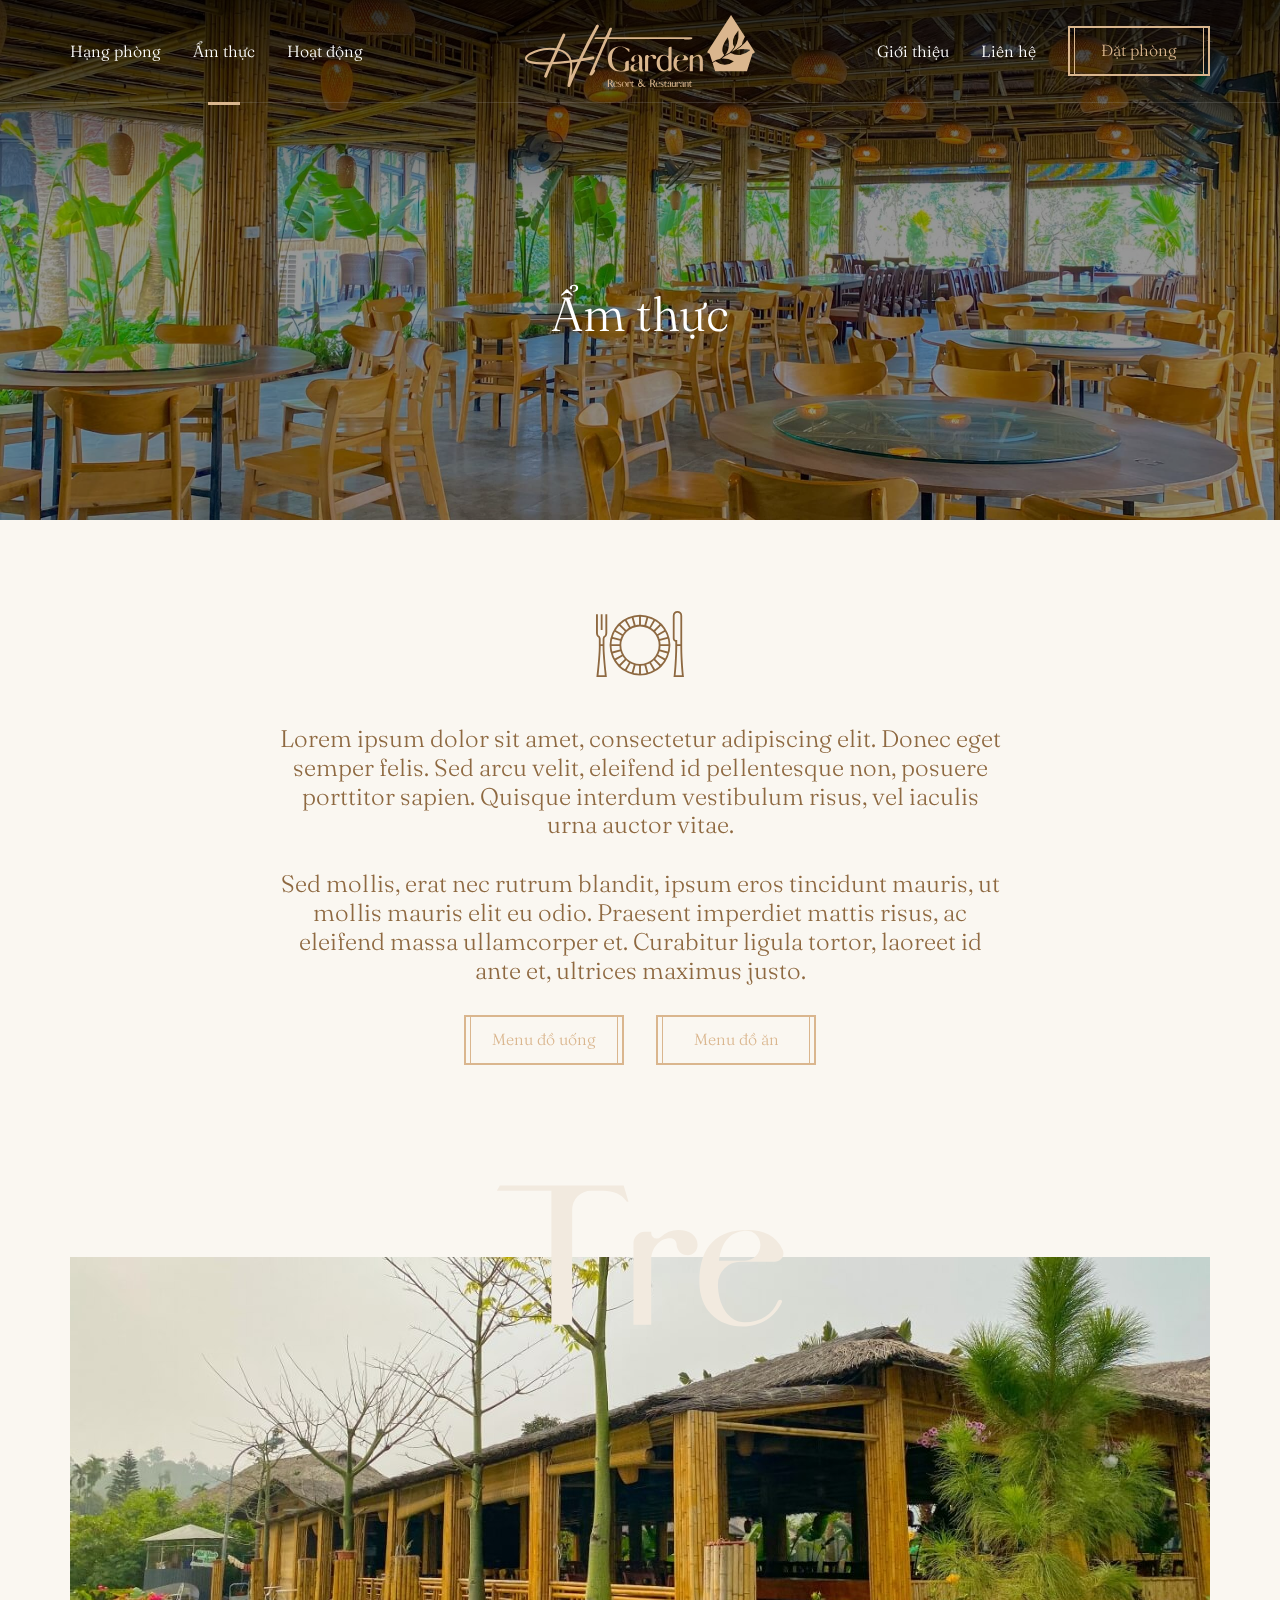
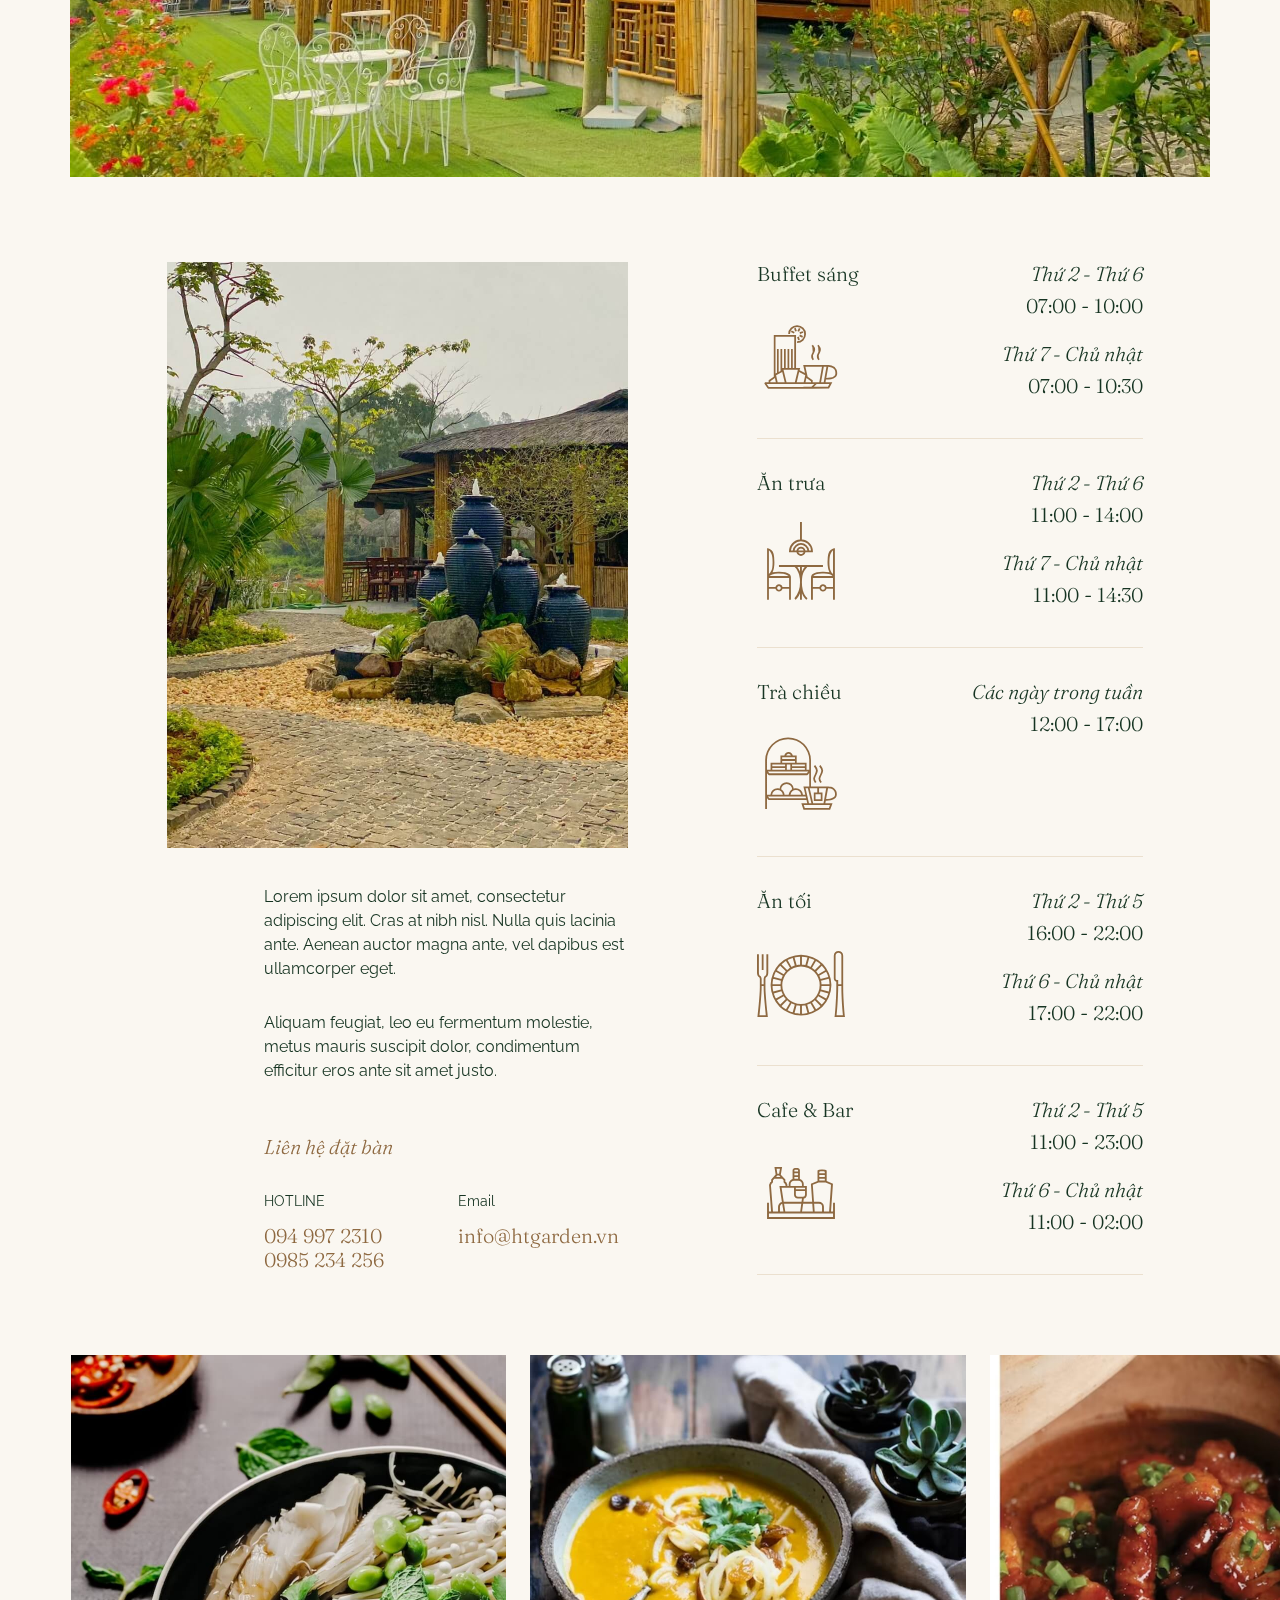
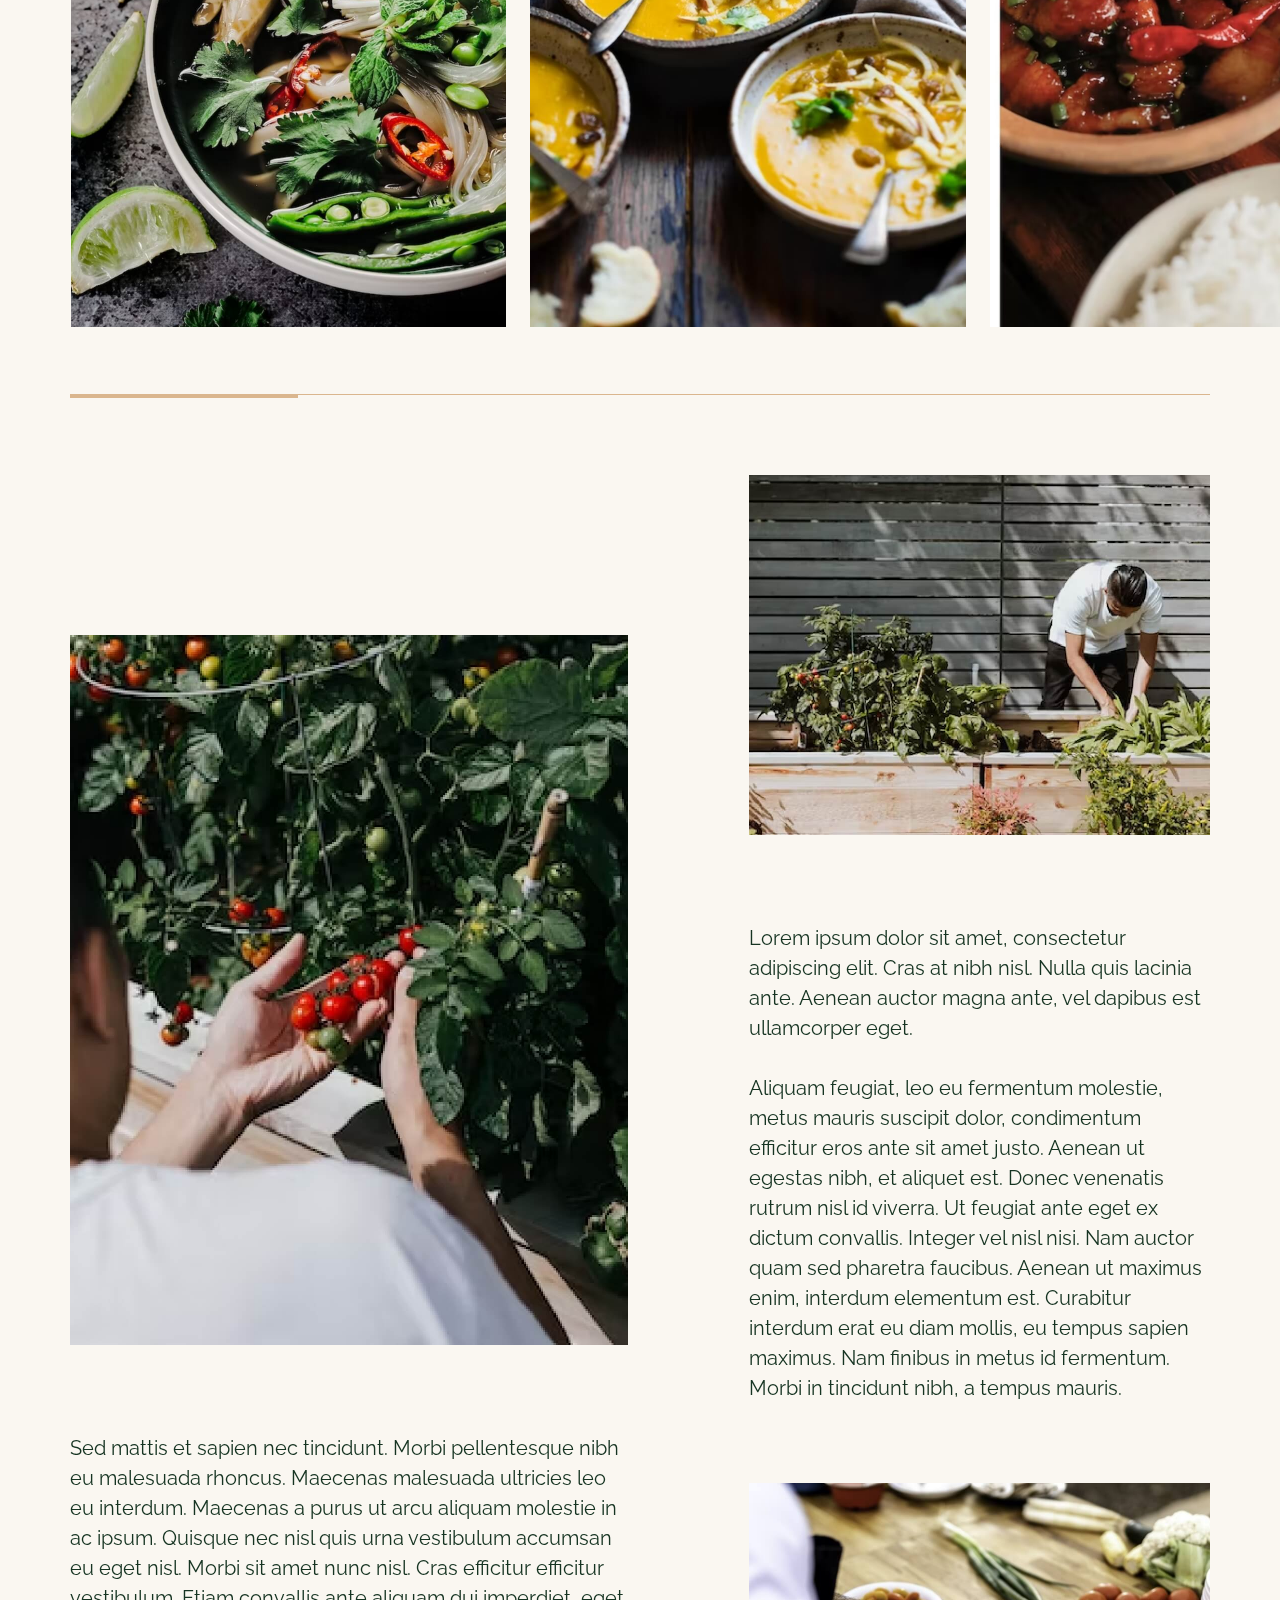
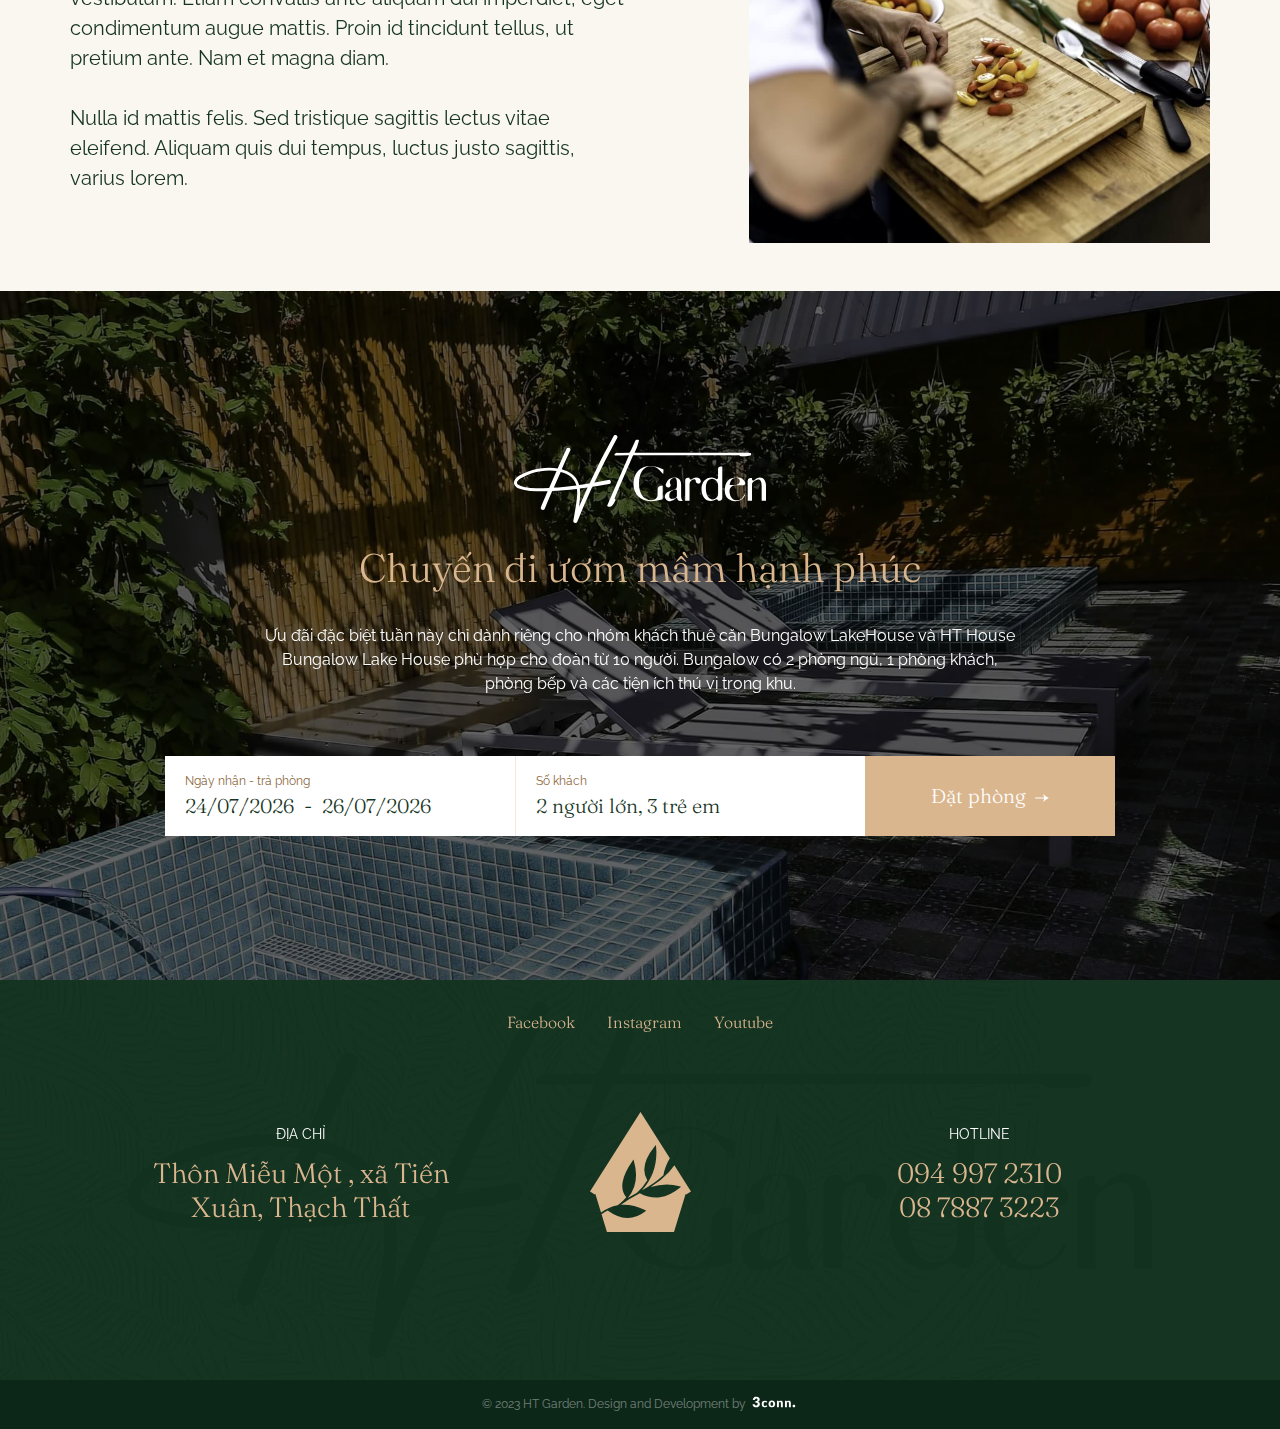
<file: food.html>
<!DOCTYPE html>
<html lang="en">
<head>
    <meta charset="UTF-8">
    <meta http-equiv="X-UA-Compatible" content="IE=edge">
    <meta name="viewport" content="width=device-width, initial-scale=1.0">
    <title>HT Garden - Ẩm thực</title>
    <link rel="stylesheet" href="css/swiper.min.css">
    <link rel="stylesheet" href="css/locomotive-scroll.min.css">
    <link rel="stylesheet" href="css/style.css">
    <script src="js/jquery.min.js"></script>
    <script src="js/moment.min.js"></script>
    <script src="js/daterangepicker.js"></script>
    <script src="js/swiper.min.js"></script>
    <script src="js/gsap.js"></script>
    <script src="js/ScrollTrigger.min.js"></script>
    <script src="js/locomotive-scroll.min.js"></script>
    <script src="js/script.js"></script>
</head>
<body>
    <header class="header">
        <div class="container">
            <div class="box">
                <div class="box-menu box-left">
                    <ul>
                        <li>
                            <a href="#">Hạng phòng</a>
                        </li>
                        <li class="current_page_item current-menu-item">
                            <a href="#">Ẩm thực</a>
                        </li>
                        <li>
                            <a href="#">Hoạt động</a>
                        </li>
                    </ul>
                </div>
                <div class="box-middle">
                    <a href="#">
                        <img src="images/logo.svg" alt="Logo">
                    </a>
                </div>
                <div class="box-menu box-right">
                    <ul>
                        <li>
                            <a href="#">Giới thiệu</a>
                        </li>
                        <li>
                            <a href="#">Liên hệ</a>
                        </li>
                    </ul>
                    <div class="book">
                        <a href="#" class="book--button">
                            <span>Đặt phòng</span>                            
                        </a>
                    </div>
                </div>
            </div>
        </div>
    </header>

    <div data-scroll-container class="smooth-scroll">
        <div id="main" class="conn_relative">
            <!-- Main Small Banner -->
            <div class="msbanner" data-anim="false">
                <div class="child">
                    <div class="background">
                        <img src="images/banner-food.jpg" alt="Image">
                    </div>
                    <div class="container">
                        <div class="box">
                            <h2 class="box-heading">Ẩm thực</h2>
                        </div>
                    </div>
                </div>
            </div> <!-- /Main Small Banner -->

            <!-- Rooms -->
            <div class="rooms">
                <!-- Room s1 -->
                <div class="room-s1">
                    <div class="container">
                        <div class="box">
                            <div class="box-icon">
                                <img src="images/icon/icon-food.svg" alt="Icon">
                            </div>
                            <div class="box-text">
                                <p>Lorem ipsum dolor sit amet, consectetur adipiscing elit. Donec eget semper felis. Sed arcu velit, eleifend id pellentesque non, posuere porttitor sapien. Quisque interdum vestibulum risus, vel iaculis urna auctor vitae.</p>

                                <p>Sed mollis, erat nec rutrum blandit, ipsum eros tincidunt mauris, ut mollis mauris elit eu odio. Praesent imperdiet mattis risus, ac eleifend massa ullamcorper et. Curabitur ligula tortor, laoreet id ante et, ultrices maximus justo.</p>
                            </div>
                            <div class="box-actions">
                                <a href="#" title="">
                                    <span>Menu đồ uống</span>
                                </a>
                                <a href="#" title="">
                                    <span>Menu đồ ăn</span>
                                </a>
                            </div>
                        </div>
                    </div>
                </div> <!-- /Room s1 -->
            </div> <!-- /Room -->

            <!-- Droom -->
            <div class="droom">
                <div class="droom-s2">
                    <div class="container">
                        <div class="box">
                            <div class="box-main">
                                <img src="images/text-tre.svg" alt="Icon" data-scroll="" data-scroll-speed="-0.2">
                                <img src="images/droom/droom-food.jpg" alt="Image" data-scroll="" data-scroll-speed="0.5">
                            </div>
                            <div class="box-short">
                                <div class="short--left" data-scroll="" data-scroll-speed="0.4">
                                    <div class="short--box">
                                        <div class="short--img">
                                            <img src="images/droom/droom-tre-1.jpg" alt="Image">
                                        </div>
                                        <div class="short--caption">
                                            <div class="short--text">
                                                <p>Lorem ipsum dolor sit amet, consectetur adipiscing elit. Cras at nibh nisl. Nulla quis lacinia ante. Aenean auctor magna ante, vel dapibus est ullamcorper eget.</p>

                                                <p>Aliquam feugiat, leo eu fermentum molestie, metus mauris suscipit dolor, condimentum efficitur eros ante sit amet justo.</p>
                                            </div>
                                            <div class="short--contact">
                                                <div class="contact--label">Liên hệ đặt bàn</div>
                                                <div class="contact--grid"> 
                                                    <div class="child">
                                                        <div class="child--title">HOTLINE</div>
                                                        <ul>
                                                            <li><a href="tel: 094 997 2310" title="">094 997 2310</a></li>
                                                            <li><a href="tel: 0985 234 256" title="">0985 234 256</a></li>
                                                        </ul>
                                                    </div>
                                                    <div class="child">
                                                        <div class="child--title">Email</div>
                                                        <ul>
                                                            <li><a href="mailTo: info@htgarden.vn" title="">info@htgarden.vn</a></li>
                                                        </ul>
                                                    </div>
                                                </div>  
                                            </div>
                                        </div>
                                    </div>
                                </div>
                                <div class="short--right" data-scroll="" data-scroll-speed="0.5">
                                    <div class="short--box">
                                        <div class="short--parent">
                                            <div class="child">
                                                <div class="child--left">
                                                    <span>Buffet sáng</span>
                                                    <img src="images/icon/icon-eat1.svg" alt="Icon">
                                                </div>
                                                <div class="child--right">
                                                    <ul>
                                                        <li>
                                                            <i>Thứ 2 - Thứ 6</i>
                                                            <span>07:00 - 10:00</span>
                                                        </li>
                                                        <li>
                                                            <i>Thứ 7 - Chủ nhật</i>
                                                            <span>07:00 - 10:30</span>
                                                        </li>
                                                    </ul>
                                                </div>
                                            </div>
                                            <div class="child">
                                                <div class="child--left">
                                                    <span>Ăn trưa</span>
                                                    <img src="images/icon/icon-eat2.svg" alt="Icon">
                                                </div>
                                                <div class="child--right">
                                                    <ul>
                                                        <li>
                                                            <i>Thứ 2 - Thứ 6</i>
                                                            <span>11:00 - 14:00</span>
                                                        </li>
                                                        <li>
                                                            <i>Thứ 7 - Chủ nhật</i>
                                                            <span>11:00 - 14:30</span>
                                                        </li>
                                                    </ul>
                                                </div>
                                            </div>
                                            <div class="child">
                                                <div class="child--left">
                                                    <span>Trà chiều</span>
                                                    <img src="images/icon/icon-tea.svg" alt="Icon">
                                                </div>
                                                <div class="child--right">
                                                    <ul>
                                                        <li>
                                                            <i>Các ngày trong tuần</i>
                                                            <span>12:00 - 17:00</span>
                                                        </li>
                                                    </ul>
                                                </div>
                                            </div>
                                            <div class="child">
                                                <div class="child--left">
                                                    <span>Ăn tối</span>
                                                    <img src="images/icon/icon-food.svg" alt="Icon">
                                                </div>
                                                <div class="child--right">
                                                    <ul>
                                                        <li>
                                                            <i>Thứ 2 - Thứ 5</i>
                                                            <span>16:00 - 22:00</span>
                                                        </li>
                                                        <li>
                                                            <i>Thứ 6 - Chủ nhật</i>
                                                            <span>17:00 - 22:00</span>
                                                        </li>
                                                    </ul>
                                                </div>
                                            </div>
                                            <div class="child">
                                                <div class="child--left">
                                                    <span>Cafe & Bar</span>
                                                    <img src="images/icon/icon-coffe.svg" alt="Icon">
                                                </div>
                                                <div class="child--right">
                                                    <ul>
                                                        <li>
                                                            <i>Thứ 2 - Thứ 5</i>
                                                            <span>11:00 - 23:00</span>
                                                        </li>
                                                        <li>
                                                            <i>Thứ 6 - Chủ nhật</i>
                                                            <span>11:00 - 02:00</span>
                                                        </li>
                                                    </ul>
                                                </div>
                                            </div>
                                        </div>
                                    </div>
                                </div>
                            </div>
                            <div class="box-slider swiper-container" data-scroll="" data-scroll-speed="0.5">
                                <div class="swiper-wrapper">
                                    <div class="swiper-slide">
                                        <div class="item">
                                            <img src="images/droom/droom-tre-2.jpg" alt="Image">
                                        </div>
                                    </div>
                                    <div class="swiper-slide">
                                        <div class="item">
                                            <img src="images/droom/droom-tre-3.jpg" alt="Image">
                                        </div>
                                    </div>
                                    <div class="swiper-slide">
                                        <div class="item">
                                            <img src="images/droom/droom-tre-4.jpg" alt="Image">
                                        </div>
                                    </div>
                                    <div class="swiper-slide">
                                        <div class="item">
                                            <img src="images/droom/droom-tre-5.jpg" alt="Image">
                                        </div>
                                    </div>
                                    <div class="swiper-slide">
                                        <div class="item">
                                            <img src="images/droom/droom-tre-6.jpg" alt="Image">
                                        </div>
                                    </div>
                                    <div class="swiper-slide">
                                        <div class="item">
                                            <img src="images/droom/droom-tre-7.jpg" alt="Image">
                                        </div>
                                    </div>
                                </div>
                                <div class="swiper-pagination"></div>
                            </div>
                        </div>
                    </div>
                </div> 
            </div><!-- /Droom -->

            <!-- Main Grid -->
            <div class="mgrid">
                <div class="container">
                    <div class="box">
                        <div class="box-left">
                            <div class="box-area" data-scroll="" data-scroll-speed="0.5">
                                <img src="images/droom/droom-tre-8.jpg" alt="Image">
                                <p>Sed mattis et sapien nec tincidunt. Morbi pellentesque nibh eu malesuada rhoncus. Maecenas malesuada ultricies leo eu interdum. Maecenas a purus ut arcu aliquam molestie in ac ipsum. Quisque nec nisl quis urna vestibulum accumsan eu eget nisl. Morbi sit amet nunc nisl. Cras efficitur efficitur vestibulum. Etiam convallis ante aliquam dui imperdiet, eget condimentum augue mattis. Proin id tincidunt tellus, ut pretium ante. Nam et magna diam.</p>
                                <p>Nulla id mattis felis. Sed tristique sagittis lectus vitae eleifend. Aliquam quis dui tempus, luctus justo sagittis, varius lorem.</p>
                            </div>                            
                        </div>
                        <div class="box-right">
                            <div class="box-area" data-scroll="" data-scroll-speed="0.7">
                                <img src="images/droom/droom-tre-9.jpg" alt="Image">
                                <p>Lorem ipsum dolor sit amet, consectetur adipiscing elit. Cras at nibh nisl. Nulla quis lacinia ante. Aenean auctor magna ante, vel dapibus est ullamcorper eget.</p>
                                <p>Aliquam feugiat, leo eu fermentum molestie, metus mauris suscipit dolor, condimentum efficitur eros ante sit amet justo. Aenean ut egestas nibh, et aliquet est. Donec venenatis rutrum nisl id viverra. Ut feugiat ante eget ex dictum convallis. Integer vel nisl nisi. Nam auctor quam sed pharetra faucibus. Aenean ut maximus enim, interdum elementum est. Curabitur interdum erat eu diam mollis, eu tempus sapien maximus. Nam finibus in metus id fermentum. Morbi in tincidunt nibh, a tempus mauris.</p>
                                <img src="images/droom/droom-tre-10.jpg" alt="Image">
                            </div>
                        </div>
                    </div>
                </div>
            </div> <!-- /Main Grid -->

            <!-- Main Booking -->
            <div class="mbooking">
                <div class="container">
                    <div class="box conn_relative">
                        <div class="box-logo" data-scroll="" data-scroll-speed="0.5">
                            <img src="images/logo-white.svg" alt="Logo">
                        </div>
                        <div class="box-heading" data-scroll="" data-scroll-speed="0.6">Chuyến đi ươm mầm hạnh phúc</div>
                        <div class="box-text" data-scroll="" data-scroll-speed="0.7">
                            Ưu đãi đặc biệt tuần này chỉ dành riêng cho nhóm khách thuê căn Bungalow LakeHouse và HT House Bungalow Lake House phù hợp cho đoàn từ 10 người. Bungalow có 2 phòng ngủ, 1 phòng khách, phòng bếp và các tiện ích thú vị trong khu.
                        </div>
                        <div class="box-form" data-scroll="" data-scroll-speed="0.8">
                            <div class="form--area">
                                <div class="area--date md-trigger" date-start="03/13/2023" date-end="03/30/2023" data-modal="#choose1">
                                    <div class="date--current">
                                        <label>Ngày nhận - trả phòng</label>
                                        <div class="date--box">
                                            <span class="date-start"></span> - <span class="date-end"></span>
                                        </div>
                                    </div>
                                </div>
                                <div class="area--dropdown md-trigger" data-modal="#choose2">
                                    <div class="dropdown--current">
                                        <label>Số khách</label>
                                        <span data-adults="2" data-children="2" data-children2="1" data-children3="1">2 người lớn, 3 trẻ em</span>
                                    </div>
                                </div>
                                <div class="area--button">
                                    <button type="button" class="button__book">
                                        <span>Đặt phòng</span>
                                        <svg id="Component_7_6" data-name="Component 7 – 6" xmlns="http://www.w3.org/2000/svg" width="16" height="16" viewBox="0 0 16 16">
                                            <g id="Rectangle_32" data-name="Rectangle 32" fill="#fff" stroke="#707070" stroke-width="1" opacity="0">
                                            <rect width="16" height="16" stroke="none"/>
                                            <rect x="0.5" y="0.5" width="15" height="15" fill="none"/>
                                            </g>
                                            <path id="Path_70" data-name="Path 70" d="M1.8,9.433h9.133a6.807,6.807,0,0,1-1-3.333,13.518,13.518,0,0,0,5.533,3.933,14.464,14.464,0,0,0-5.533,3.933,10.939,10.939,0,0,1,1-3.533H1.8Z" transform="translate(-0.633 -2.033)" fill="#fff"/>
                                        </svg>
                                    </button>
                                </div>
                            </div>
                        </div>
                    </div>
                </div>
                <div class="background paroller">
                    <img src="images/bg-booking.jpg" alt="Image">
                </div>
            </div> <!-- /Main Booking -->
        </div>

        <!-- Footer -->
        <footer class="footer">
            <div class="footer-top">
                <div class="background" style="background-image: url(images/footer-bg.jpg);">
                    <img src="images/footer-text.svg" alt="Image">
                </div>
                <div class="container">
                    <div class="box">
                        <ul class="box-social">
                            <li><a href="#">Facebook</a></li>
                            <li><a href="#">Instagram</a></li>
                            <li><a href="#">Youtube</a></li>
                        </ul>
                        <div class="box-info">
                            <div class="box-sample">
                                <span>ĐỊA CHỈ</span>
                                <ul>
                                    <li>
                                        <a target="_blank" href="http://maps.google.com/?q=Thôn Miễu Một , xã Tiến Xuân, Thạch Thất">Thôn Miễu Một , xã Tiến Xuân, Thạch Thất</a>                                    
                                    </li>
                                </ul>
                            </div>
                            <div class="box-logo">
                                <a href="#">
                                    <img src="images/logo-footer.svg" alt="Logo">
                                </a>
                            </div>
                            <div class="box-sample">
                                <span>Hotline</span>
                                <ul>
                                    <li>
                                        <a target="_blank" href="tel: 094 997 2310">094 997 2310</a>                                  
                                    </li>
                                    <li>
                                        <a target="_blank" href="tel: 08 7887 3223">08 7887 3223</a>
                                    </li>
                                </ul>
                            </div>
                        </div>
                    </div>
                </div>
            </div>
            <div class="footer-bottom">            
                <div class="container">
                    <div class="box">
                        <span>
                            © 2023 HT Garden. Design and Development by
                        </span>
                        <a href="https://3conn.net/" target="_blank"><img src="images/logo-3conn.svg" alt="Logo"></a>
                    </div>
                </div>
            </div>
        </footer> <!-- /Footer -->
    </div>

    <input type="checkbox" id="menu-trigger" class="hidden">
    <div id="header-responsive">
        <div class="res_head conn_grid">
            <label for="menu-trigger" class="hambuger menu-mobile--btn">
                <span class="hambuger-box conn_pcenter">
                    <span class="hambuger-inner"></span>
                </span>
            </label>
            <div class="logo">
                <a href="/index.html" title="" class="conn_center">
                    <img src="images/logo.svg" alt="Logo">
                </a>
            </div>
        </div>
    </div>
    <!-- sidebar -->
    <div class="sidebar">
        <div class="sidebar-inner conn_grid">
            <div class="sidebar_list">
                <ul>
                    <!-- <li class="current_page_item current-menu-item"><a href="#" title="">Trang chủ</a></li> -->
                    <li><a href="#" title="">Hạng phòng</a></li>
                    <li><a href="#" title="">Ẩm thực</a></li>
                    <li><a href="#" title="">Hoạt động</a></li>
                    <li><a href="#" title="">Giới thiệu</a></li>
                    <li><a href="#" title="">Liên hệ</a></li>
                </ul>
            </div>
            <div class="sidebar_button">
                <a href="#" title="">
                    <span>Đặt phòng</span>
                </a>
            </div>
        </div>
    </div>
    <!-- end sidebar -->
    <label for="menu-trigger" class="sidebar-overlay"></label>

    <div class="lightbox" id="choose1">
        <div class="lightbox-area">
            <div class="area--head">
                <span>Ngày nhận - trả phòng</span>
                <div class="area--close">
                    <svg xmlns="http://www.w3.org/2000/svg" width="24" height="24" viewBox="0 0 24 24">
                        <path d="M0,0H24V24H0Z" fill="none"/>
                        <path d="M12,10.586l4.95-4.95L18.364,7.05,13.414,12l4.95,4.95L16.95,18.364,12,13.414l-4.95,4.95L5.636,16.95,10.586,12,5.636,7.05,7.05,5.636Z" fill="#163422"/>
                    </svg>
                </div>
            </div>
            <div class="area--body">
                <input type="text" name="daterange" style="display: none">
            </div>
        </div>
        <div class="lightbox-dark"></div>
    </div>

    <div class="lightbox" id="choose2">
        <div class="lightbox-area">
            <div class="area--head">
                <span>Số khách</span>
                <div class="area--close">
                    <svg xmlns="http://www.w3.org/2000/svg" width="24" height="24" viewBox="0 0 24 24">
                        <path d="M0,0H24V24H0Z" fill="none"/>
                        <path d="M12,10.586l4.95-4.95L18.364,7.05,13.414,12l4.95,4.95L16.95,18.364,12,13.414l-4.95,4.95L5.636,16.95,10.586,12,5.636,7.05,7.05,5.636Z" fill="#163422"/>
                    </svg>
                </div>
            </div>
            <div class="area--body">
                <div class="body--options">
                    <div class="option">
                        <div class="option--label">Người lớn</div>
                        <div class="option--number">
                            <span class="minus">
                                <svg xmlns="http://www.w3.org/2000/svg" width="24" height="24" viewBox="0 0 24 24">
                                    <path d="M0,0H24V24H0Z" fill="#fff" opacity="0"/>
                                    <path d="M5,11H19v2H5Z" transform="translate(0 0)" fill="#163422"/>
                                </svg>
                            </span>
                            <input class="current" value="5" type="text" name="adults" id="adults">
                            <span class="plus">
                                <svg xmlns="http://www.w3.org/2000/svg" width="14" height="14" viewBox="0 0 14 14">
                                    <path d="M11,11V5h2v6h6v2H13v6H11V13H5V11Z" transform="translate(-5 -5)" fill="#163422"/>
                                </svg>
                            </span>
                        </div>
                    </div>
                    <div class="option">
                        <div class="option--label">
                            Trẻ em
                            <small>Trên 11 tuổi</small>
                        </div>
                        <div class="option--number">
                            <span class="minus">
                                <svg xmlns="http://www.w3.org/2000/svg" width="24" height="24" viewBox="0 0 24 24">
                                    <path d="M0,0H24V24H0Z" fill="#fff" opacity="0"/>
                                    <path d="M5,11H19v2H5Z" transform="translate(0 0)" fill="#163422"/>
                                </svg>
                            </span>
                            <input class="current" value="0" type="text" name="children3" id="children3">
                            <span class="plus">
                                <svg xmlns="http://www.w3.org/2000/svg" width="14" height="14" viewBox="0 0 14 14">
                                    <path d="M11,11V5h2v6h6v2H13v6H11V13H5V11Z" transform="translate(-5 -5)" fill="#163422"/>
                                </svg>
                            </span>
                        </div>
                    </div>
                    <div class="option">
                        <div class="option--label">
                            Trẻ em
                            <small>Từ 6-11 tuổi</small>
                        </div>
                        <div class="option--number">
                            <span class="minus">
                                <svg xmlns="http://www.w3.org/2000/svg" width="24" height="24" viewBox="0 0 24 24">
                                    <path d="M0,0H24V24H0Z" fill="#fff" opacity="0"/>
                                    <path d="M5,11H19v2H5Z" transform="translate(0 0)" fill="#163422"/>
                                </svg>
                            </span>
                            <input class="current" value="0" type="text" name="children2" id="children2">
                            <span class="plus">
                                <svg xmlns="http://www.w3.org/2000/svg" width="14" height="14" viewBox="0 0 14 14">
                                    <path d="M11,11V5h2v6h6v2H13v6H11V13H5V11Z" transform="translate(-5 -5)" fill="#163422"/>
                                </svg>
                            </span>
                        </div>
                    </div>
                    <div class="option">
                        <div class="option--label">
                            Trẻ em
                            <small>Từ 0-6 tuổi</small>
                        </div>
                        <div class="option--number">
                            <span class="minus">
                                <svg xmlns="http://www.w3.org/2000/svg" width="24" height="24" viewBox="0 0 24 24">
                                    <path d="M0,0H24V24H0Z" fill="#fff" opacity="0"/>
                                    <path d="M5,11H19v2H5Z" transform="translate(0 0)" fill="#163422"/>
                                </svg>
                            </span>
                            <input class="current" value="0" type="text" name="children" id="children">
                            <span class="plus">
                                <svg xmlns="http://www.w3.org/2000/svg" width="14" height="14" viewBox="0 0 14 14">
                                    <path d="M11,11V5h2v6h6v2H13v6H11V13H5V11Z" transform="translate(-5 -5)" fill="#163422"/>
                                </svg>
                            </span>
                        </div>
                    </div>
                </div>
            </div>
            <div class="area--foot">
                <button class="foot--button">
                    <span>Xác nhận</span>
                </button>
            </div>
        </div>
        <div class="lightbox-dark"></div>
    </div>
</body>
</html>
</file>
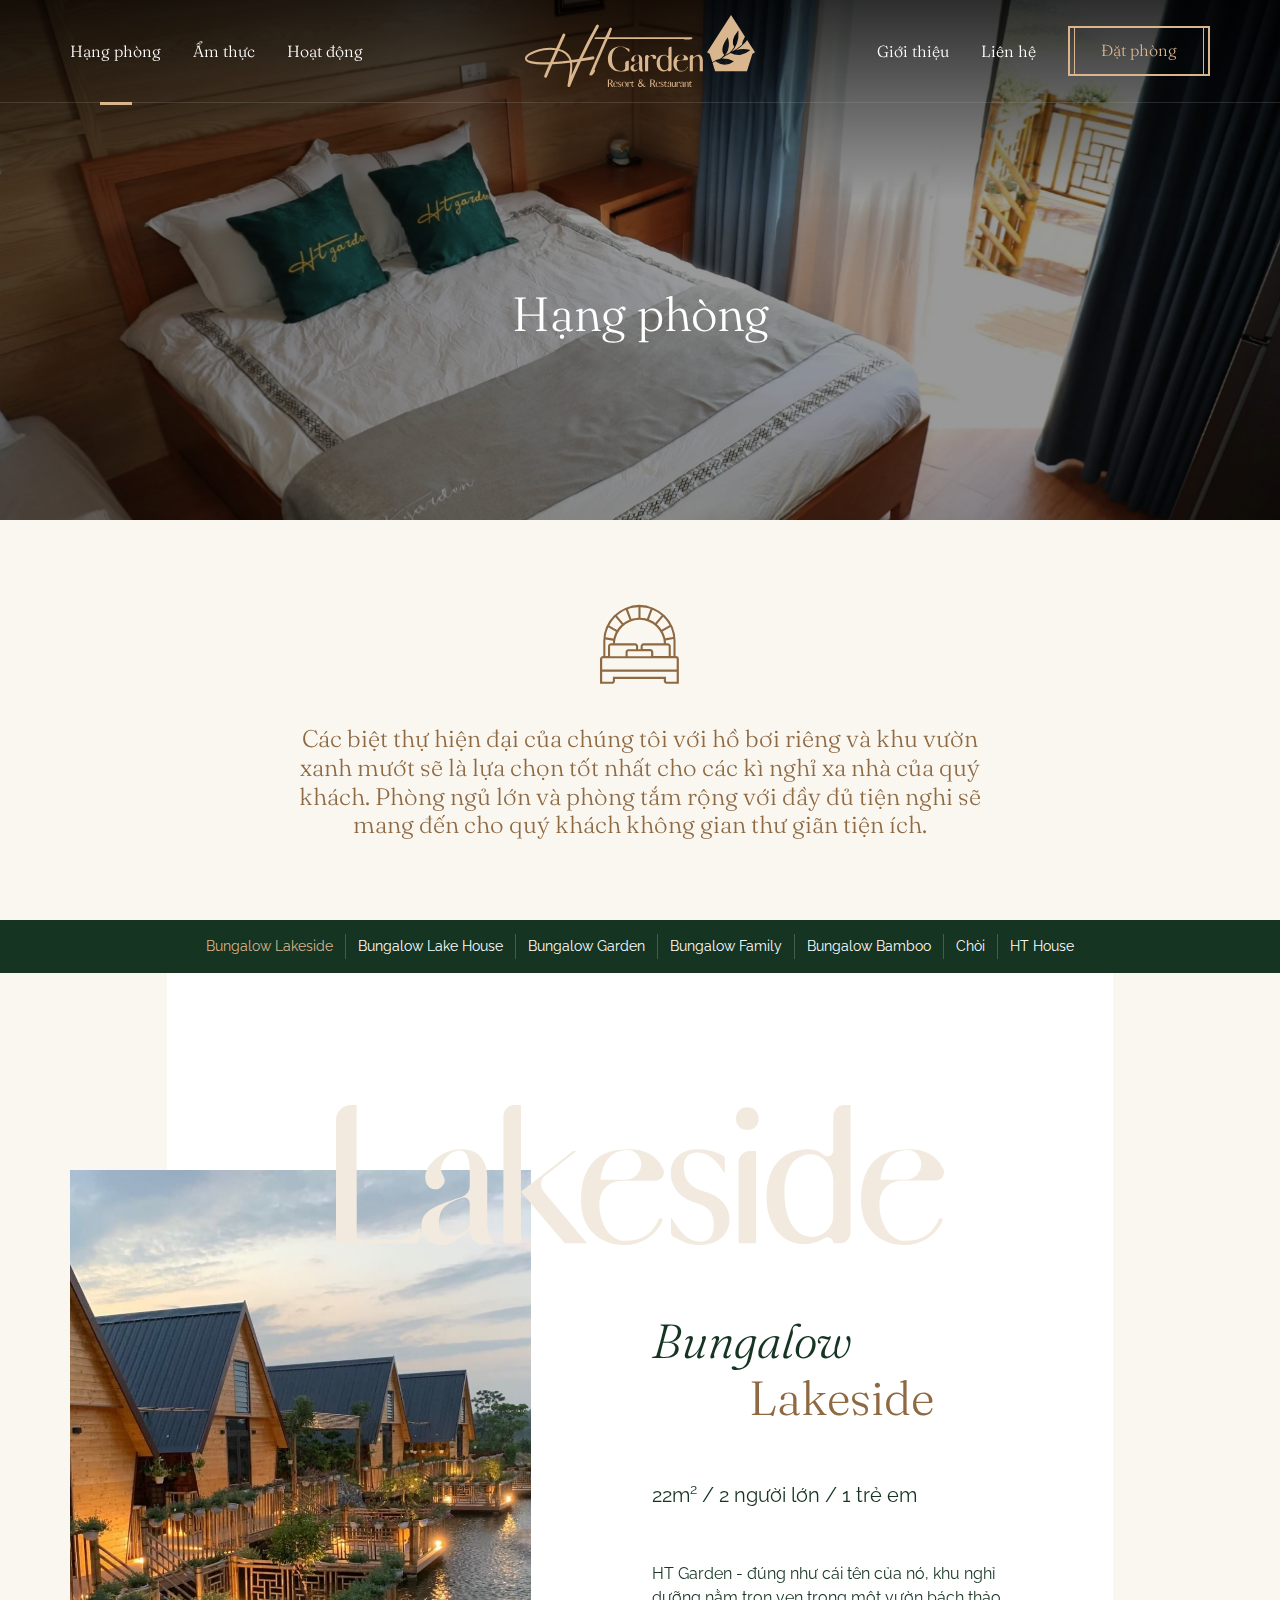
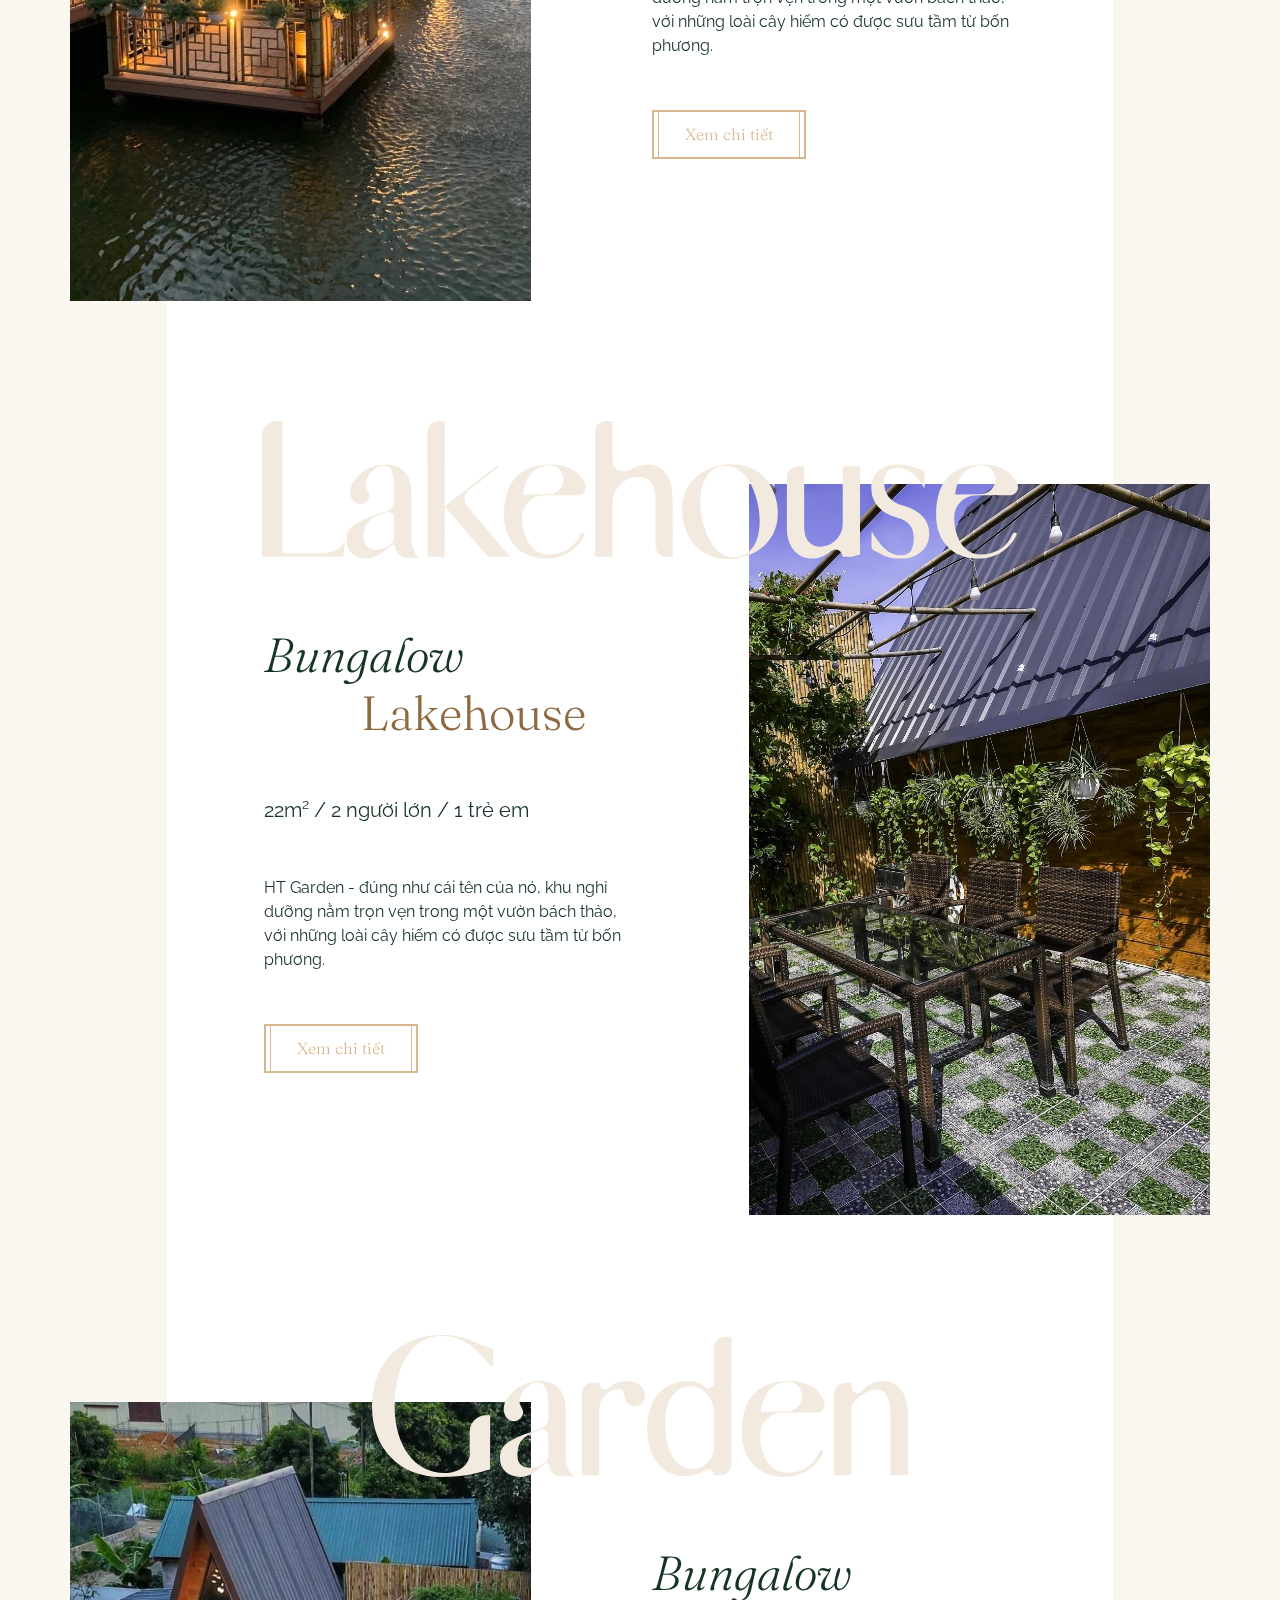
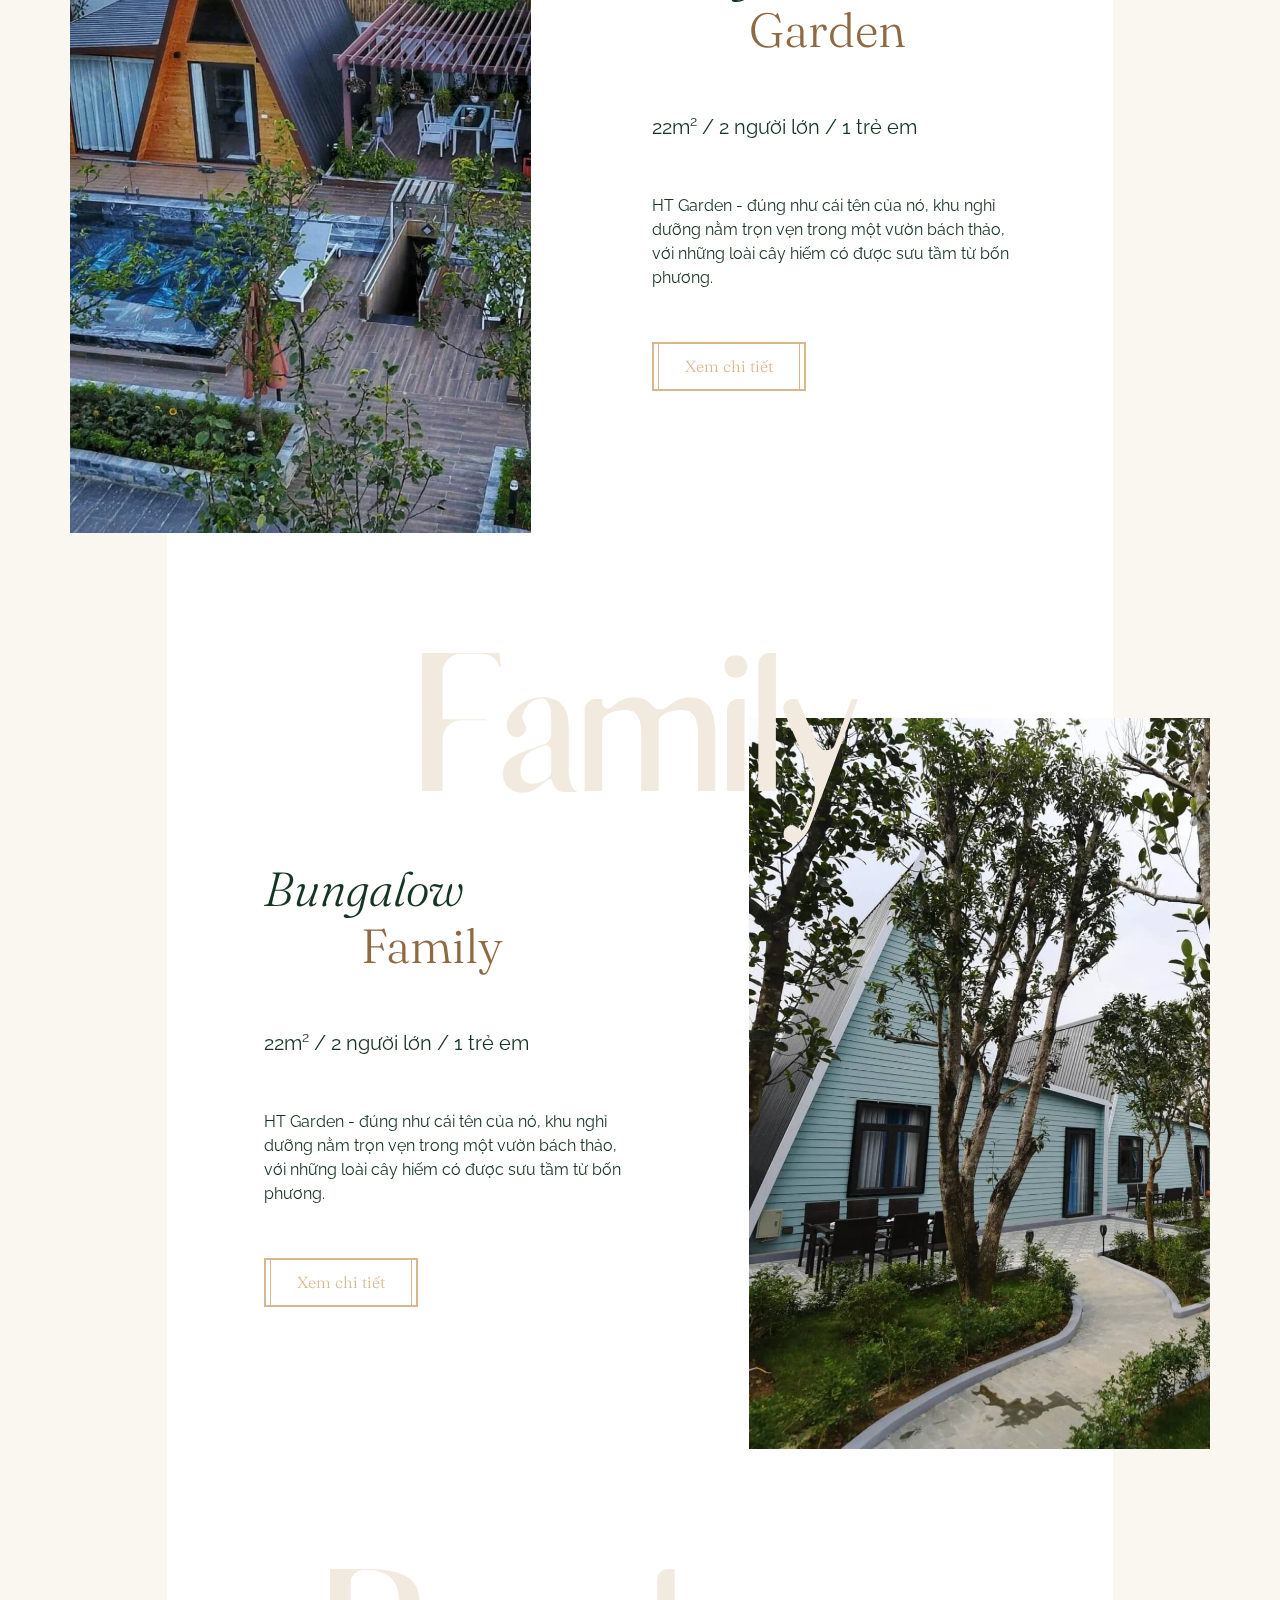
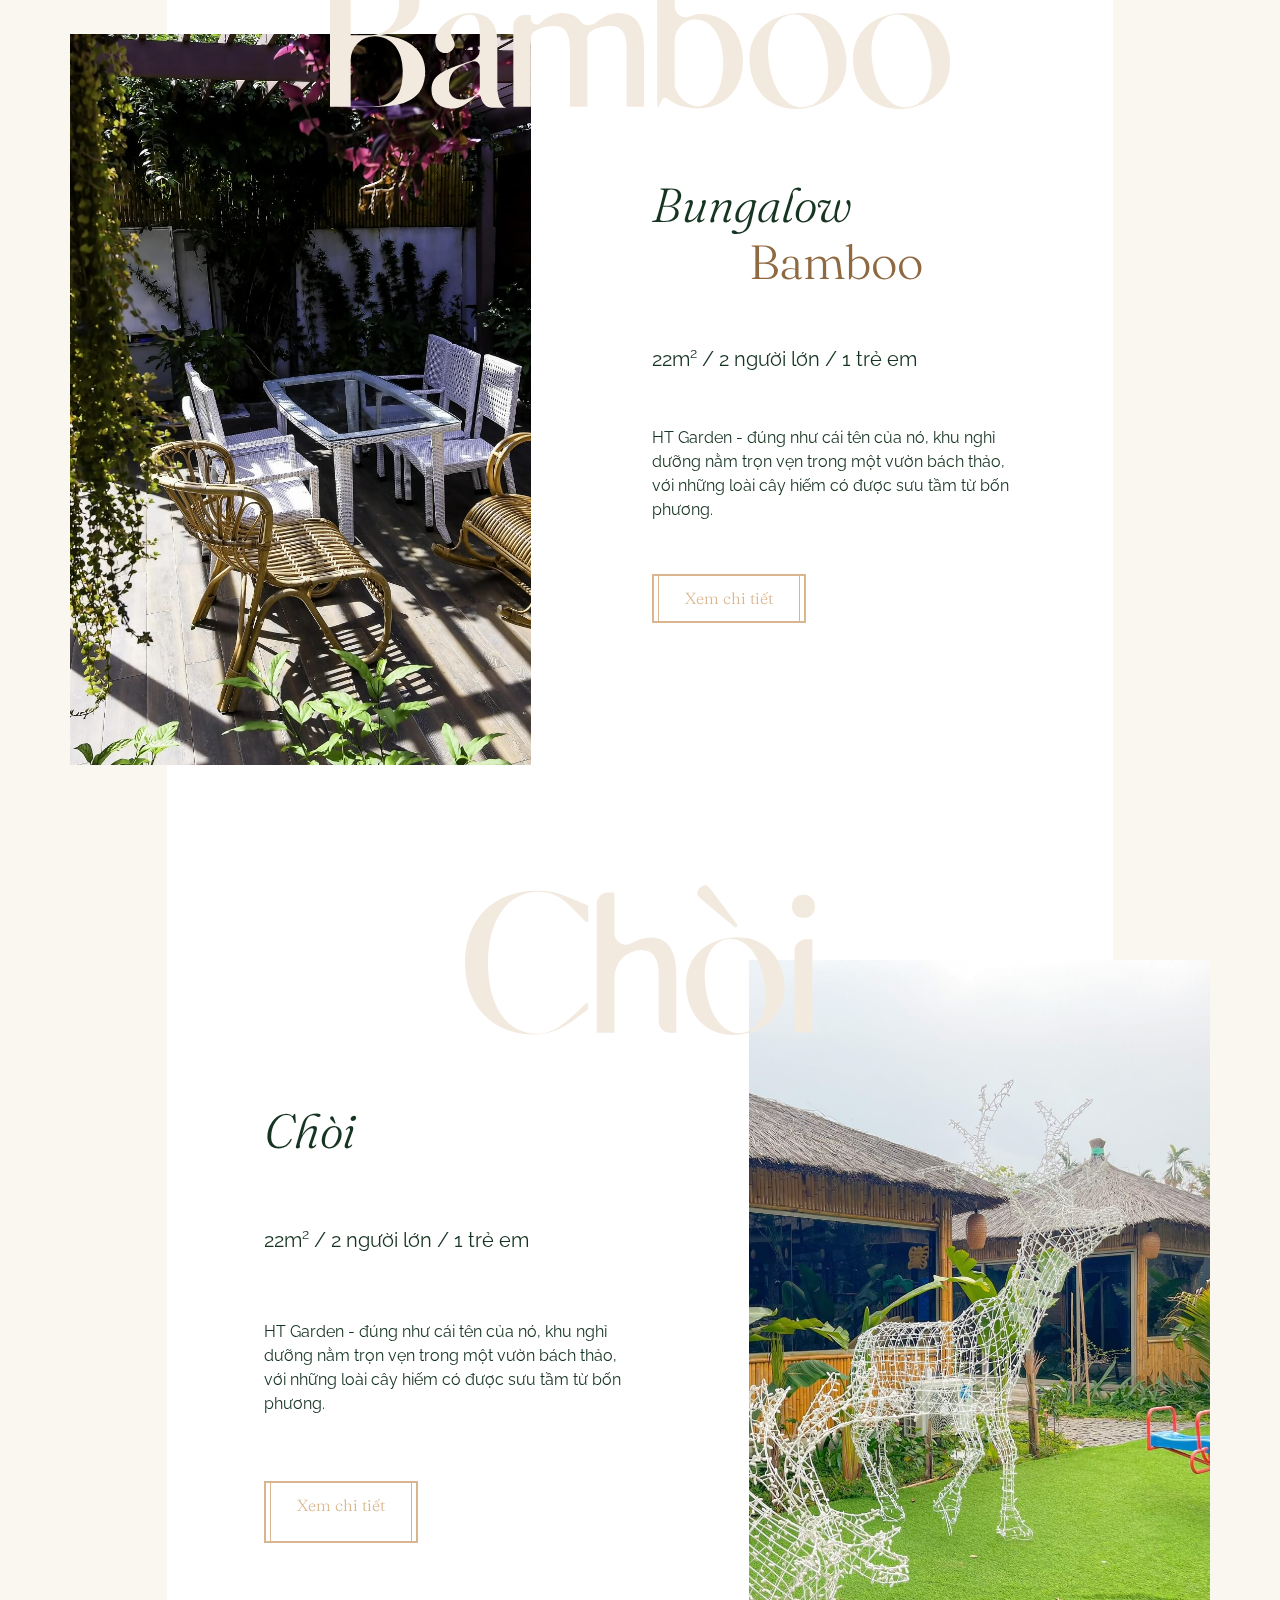
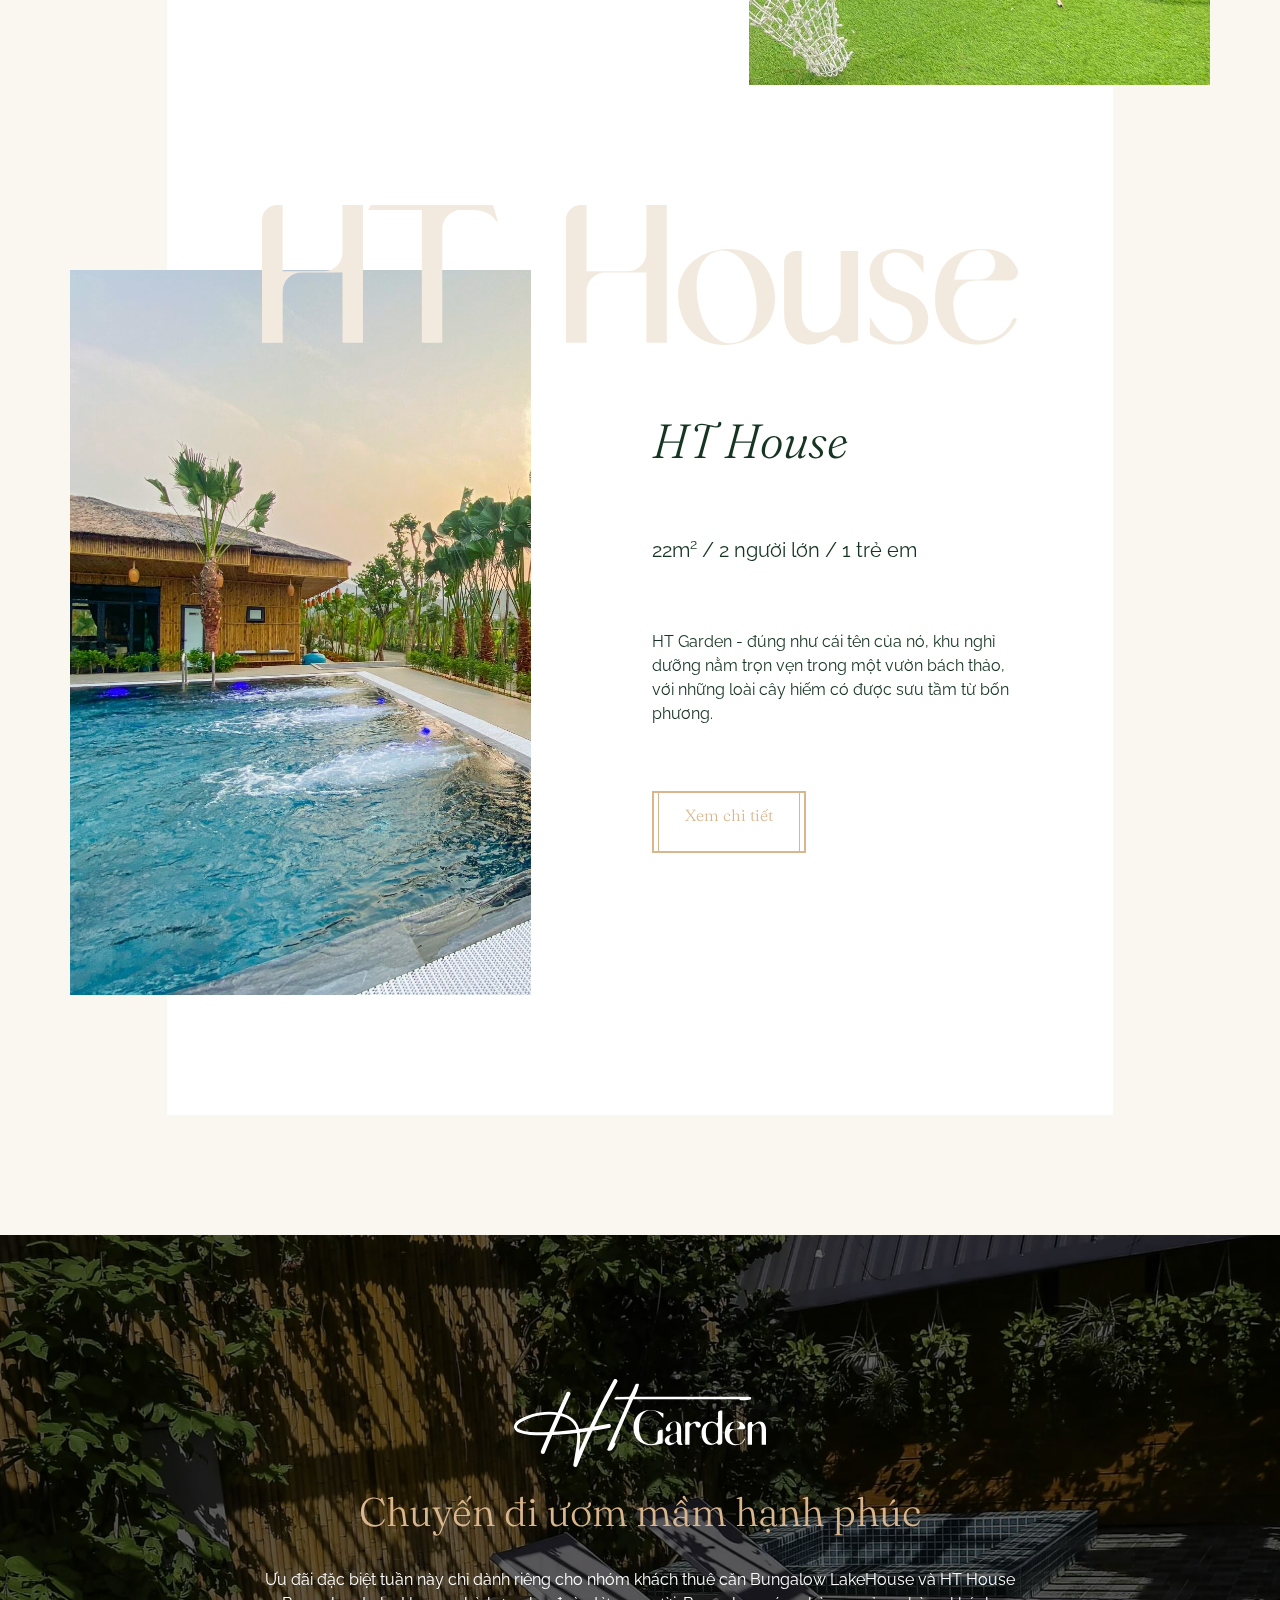
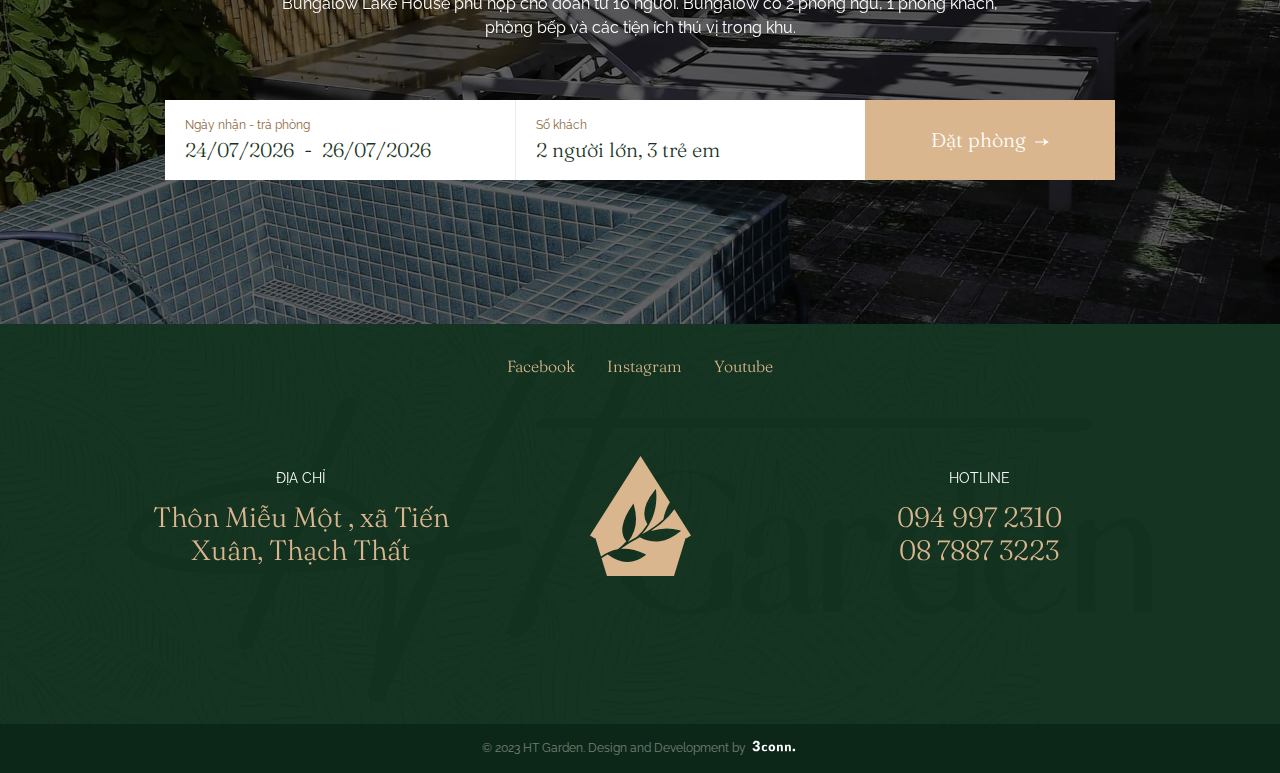
<file: rooms.html>
<!DOCTYPE html>
<html lang="en">
<head>
    <meta charset="UTF-8">
    <meta http-equiv="X-UA-Compatible" content="IE=edge">
    <meta name="viewport" content="width=device-width, initial-scale=1.0">
    <title>HT Garden - Hạng phòng</title>
    <link rel="stylesheet" href="css/swiper.min.css">
    <link rel="stylesheet" href="css/locomotive-scroll.min.css">
    <link rel="stylesheet" href="css/style.css">
    <script src="js/jquery.min.js"></script>
    <script src="js/moment.min.js"></script>
    <script src="js/daterangepicker.js"></script>
    <script src="js/swiper.min.js"></script>
    <script src="js/gsap.js"></script>
    <script src="js/ScrollTrigger.min.js"></script>
    <script src="js/locomotive-scroll.min.js"></script>
    <script src="js/script.js"></script>
</head>
<body>
    <header class="header">
        <div class="container">
            <div class="box">
                <div class="box-menu box-left">
                    <ul>
                        <li class="current_page_item current-menu-item">
                            <a href="#">Hạng phòng</a>
                        </li>
                        <li>
                            <a href="#">Ẩm thực</a>
                        </li>
                        <li>
                            <a href="#">Hoạt động</a>
                        </li>
                    </ul>
                </div>
                <div class="box-middle">
                    <a href="#">
                        <img src="images/logo.svg" alt="Logo">
                    </a>
                </div>
                <div class="box-menu box-right">
                    <ul>
                        <li>
                            <a href="#">Giới thiệu</a>
                        </li>
                        <li>
                            <a href="#">Liên hệ</a>
                        </li>
                    </ul>
                    <div class="book">
                        <a href="#" class="book--button">
                            <span>Đặt phòng</span>                            
                        </a>
                    </div>
                </div>
            </div>
        </div>
    </header>

    <div data-scroll-container class="smooth-scroll">
        <div id="main" class="conn_relative">
            <!-- Main Small Banner -->
            <div class="msbanner" data-anim="false">
                <div class="child">
                    <div class="background">
                        <img src="images/banner-room.jpg" alt="Image">
                    </div>
                    <div class="container">
                        <div class="box">
                            <h2 class="box-heading">Hạng phòng</h2>
                        </div>
                    </div>
                </div>
            </div> <!-- /Main Small Banner -->

            <!-- Rooms -->
            <div class="rooms">
                <!-- Room s1 -->
                <div class="room-s1">
                    <div class="container">
                        <div class="box">
                            <div class="box-icon">
                                <img src="images/icon/icon-room.svg" alt="Icon">
                            </div>
                            <div class="box-text">
                                Các biệt thự hiện đại của chúng tôi với hồ bơi riêng và khu vườn xanh mướt sẽ là lựa chọn tốt nhất cho các kì nghỉ xa nhà của quý khách. Phòng ngủ lớn và phòng tắm rộng với đầy đủ tiện nghi sẽ mang đến cho quý khách không gian thư giãn tiện ích.
                            </div>
                        </div>
                    </div>
                </div> <!-- /Room s1 -->

                <!-- Room s2 -->
                <div class="room-s2" id="room-s2">
                    <div class="box">
                        <div class="box-nav">
                            <ul>
                                <li data-id="#nav1" class="active">Bungalow Lakeside</li>
                                <li data-id="#nav2">Bungalow Lake House</li>
                                <li data-id="#nav3">Bungalow Garden</li>
                                <li data-id="#nav4">Bungalow Family</li>
                                <li data-id="#nav5">Bungalow Bamboo</li>
                                <li data-id="#nav6">Chòi</li>
                                <li data-id="#nav7">HT House</li>
                            </ul>
                        </div>
                        <div class="container">
                            <div class="box-contents">
                                <div class="child" id="nav1">
                                    <div class="child--name">
                                        <img src="images/text-lakeside.svg" alt="Text">
                                    </div>
                                    <div class="child--grid">
                                        <div class="child--img" data-scroll="" data-scroll-speed="0.5">
                                            <img src="images/room-1.jpg" alt="Image">
                                        </div>
                                        <div class="child--caption">
                                            <h3 class="child--title" data-scroll="" data-scroll-speed="0.5">
                                                <em>Bungalow</em>
                                                <span>Lakeside</span>
                                            </h3>
                                            <div class="child--hastag" data-scroll="" data-scroll-speed="0.7">
                                                22m<sup>2</sup> / 2 người lớn / 1 trẻ em
                                            </div>
                                            <div class="child--text" data-scroll="" data-scroll-speed="0.9">
                                                HT Garden - đúng như cái tên của nó, khu nghỉ dưỡng nằm trọn vẹn trong một vườn bách thảo, với những loài cây hiếm có được sưu tầm từ bốn phương.
                                            </div>
                                            <div class="child--action" data-scroll="" data-scroll-speed="1.1">
                                                <a href="room-detail.html" class="action--link">
                                                    <span>Xem chi tiết</span>
                                                </a>
                                            </div>
                                        </div>
                                    </div>
                                </div>
                                <div class="child" id="nav2">
                                    <div class="child--name">
                                        <img src="images/text-lakehouse.svg" alt="Text">
                                    </div>
                                    <div class="child--grid">
                                        <div class="child--img" data-scroll="" data-scroll-speed="0.5">
                                            <img src="images/room-2.jpg" alt="Image">
                                        </div>
                                        <div class="child--caption">
                                            <h3 class="child--title" data-scroll="" data-scroll-speed="0.5">
                                                <em>Bungalow</em>
                                                <span>Lakehouse</span>
                                            </h3>
                                            <div class="child--hastag" data-scroll="" data-scroll-speed="0.7">
                                                22m<sup>2</sup> / 2 người lớn / 1 trẻ em
                                            </div>
                                            <div class="child--text" data-scroll="" data-scroll-speed="0.9">
                                                HT Garden - đúng như cái tên của nó, khu nghỉ dưỡng nằm trọn vẹn trong một vườn bách thảo, với những loài cây hiếm có được sưu tầm từ bốn phương.
                                            </div>
                                            <div class="child--action" data-scroll="" data-scroll-speed="1.1">
                                                <a href="room-detail.html" class="action--link">
                                                    <span>Xem chi tiết</span>
                                                </a>
                                            </div>
                                        </div>
                                    </div>
                                </div>
                                <div class="child" id="nav3">
                                    <div class="child--name">
                                        <img src="images/text-garden.svg" alt="Text">
                                    </div>
                                    <div class="child--grid">
                                        <div class="child--img" data-scroll="" data-scroll-speed="0.5">
                                            <img src="images/room-3.jpg" alt="Image">
                                        </div>
                                        <div class="child--caption">
                                            <h3 class="child--title" data-scroll="" data-scroll-speed="0.5">
                                                <em>Bungalow</em>
                                                <span>Garden</span>
                                            </h3>
                                            <div class="child--hastag" data-scroll="" data-scroll-speed="0.7">
                                                22m<sup>2</sup> / 2 người lớn / 1 trẻ em
                                            </div>
                                            <div class="child--text" data-scroll="" data-scroll-speed="0.9">
                                                HT Garden - đúng như cái tên của nó, khu nghỉ dưỡng nằm trọn vẹn trong một vườn bách thảo, với những loài cây hiếm có được sưu tầm từ bốn phương.
                                            </div>
                                            <div class="child--action" data-scroll="" data-scroll-speed="1.1">
                                                <a href="room-detail.html" class="action--link">
                                                    <span>Xem chi tiết</span>
                                                </a>
                                            </div>
                                        </div>
                                    </div>
                                </div>
                                <div class="child" id="nav4">
                                    <div class="child--name">
                                        <img src="images/text-family.svg" alt="Text">
                                    </div>
                                    <div class="child--grid">
                                        <div class="child--img" data-scroll="" data-scroll-speed="0.5">
                                            <img src="images/room-4.jpg" alt="Image">
                                        </div>
                                        <div class="child--caption">
                                            <h3 class="child--title" data-scroll="" data-scroll-speed="0.5">
                                                <em>Bungalow</em>
                                                <span>Family</span>
                                            </h3>
                                            <div class="child--hastag" data-scroll="" data-scroll-speed="0.7">
                                                22m<sup>2</sup> / 2 người lớn / 1 trẻ em
                                            </div>
                                            <div class="child--text" data-scroll="" data-scroll-speed="0.9">
                                                HT Garden - đúng như cái tên của nó, khu nghỉ dưỡng nằm trọn vẹn trong một vườn bách thảo, với những loài cây hiếm có được sưu tầm từ bốn phương.
                                            </div>
                                            <div class="child--action" data-scroll="" data-scroll-speed="1.1">
                                                <a href="room-detail.html" class="action--link">
                                                    <span>Xem chi tiết</span>
                                                </a>
                                            </div>
                                        </div>
                                    </div>
                                </div>
                                <div class="child" id="nav5">
                                    <div class="child--name">
                                        <img src="images/text-bamboo.svg" alt="Text">
                                    </div>
                                    <div class="child--grid">
                                        <div class="child--img" data-scroll="" data-scroll-speed="0.5">
                                            <img src="images/room-5.jpg" alt="Image">
                                        </div>
                                        <div class="child--caption">
                                            <h3 class="child--title" data-scroll="" data-scroll-speed="0.5">
                                                <em>Bungalow</em>
                                                <span>Bamboo</span>
                                            </h3>
                                            <div class="child--hastag" data-scroll="" data-scroll-speed="0.7">
                                                22m<sup>2</sup> / 2 người lớn / 1 trẻ em
                                            </div>
                                            <div class="child--text" data-scroll="" data-scroll-speed="0.9">
                                                HT Garden - đúng như cái tên của nó, khu nghỉ dưỡng nằm trọn vẹn trong một vườn bách thảo, với những loài cây hiếm có được sưu tầm từ bốn phương.
                                            </div>
                                            <div class="child--action" data-scroll="" data-scroll-speed="1.1">
                                                <a href="room-detail.html" class="action--link">
                                                    <span>Xem chi tiết</span>
                                                </a>
                                            </div>
                                        </div>
                                    </div>
                                </div>
                                <div class="child" id="nav6">
                                    <div class="child--name">
                                        <img src="images/text-choi.svg" alt="Text">
                                    </div>
                                    <div class="child--grid">
                                        <div class="child--img" data-scroll="" data-scroll-speed="0.5">
                                            <img src="images/room-6.jpg" alt="Image">
                                        </div>
                                        <div class="child--caption">
                                            <h3 class="child--title" data-scroll="" data-scroll-speed="0.5">
                                                <em>Chòi</em>
                                            </h3>
                                            <div class="child--hastag" data-scroll="" data-scroll-speed="0.7">
                                                22m<sup>2</sup> / 2 người lớn / 1 trẻ em
                                            </div>
                                            <div class="child--text" data-scroll="" data-scroll-speed="0.9">
                                                HT Garden - đúng như cái tên của nó, khu nghỉ dưỡng nằm trọn vẹn trong một vườn bách thảo, với những loài cây hiếm có được sưu tầm từ bốn phương.
                                            </div>
                                            <div class="child--action" data-scroll="" data-scroll-speed="1.1">
                                                <a href="room-detail.html" class="action--link">
                                                    <span>Xem chi tiết</span>
                                                </a>
                                            </div>
                                        </div>
                                    </div>
                                </div>
                                <div class="child" id="nav7">
                                    <div class="child--name">
                                        <img src="images/text-hthouse.svg" alt="Text">
                                    </div>
                                    <div class="child--grid">
                                        <div class="child--img" data-scroll="" data-scroll-speed="0.5">
                                            <img src="images/room-7.jpg" alt="Image">
                                        </div>
                                        <div class="child--caption">
                                            <h3 class="child--title" data-scroll="" data-scroll-speed="0.5">
                                                <em>HT House</em>
                                            </h3>
                                            <div class="child--hastag" data-scroll="" data-scroll-speed="0.7">
                                                22m<sup>2</sup> / 2 người lớn / 1 trẻ em
                                            </div>
                                            <div class="child--text" data-scroll="" data-scroll-speed="0.9">
                                                HT Garden - đúng như cái tên của nó, khu nghỉ dưỡng nằm trọn vẹn trong một vườn bách thảo, với những loài cây hiếm có được sưu tầm từ bốn phương.
                                            </div>
                                            <div class="child--action" data-scroll="" data-scroll-speed="1.1">
                                                <a href="room-detail.html" class="action--link">
                                                    <span>Xem chi tiết</span>
                                                </a>
                                            </div>
                                        </div>
                                    </div>
                                </div>
                            </div>
                        </div>
                    </div>
                </div> <!-- /Room s2 -->
            </div> <!-- /Room -->

            <!-- Main Booking -->
            <div class="mbooking">
                <div class="container">
                    <div class="box conn_relative">
                        <div class="box-logo" data-scroll="" data-scroll-speed="0.5">
                            <img src="images/logo-white.svg" alt="Logo">
                        </div>
                        <div class="box-heading" data-scroll="" data-scroll-speed="0.6">Chuyến đi ươm mầm hạnh phúc</div>
                        <div class="box-text" data-scroll="" data-scroll-speed="0.7">
                            Ưu đãi đặc biệt tuần này chỉ dành riêng cho nhóm khách thuê căn Bungalow LakeHouse và HT House Bungalow Lake House phù hợp cho đoàn từ 10 người. Bungalow có 2 phòng ngủ, 1 phòng khách, phòng bếp và các tiện ích thú vị trong khu.
                        </div>
                        <div class="box-form" data-scroll="" data-scroll-speed="0.8">
                            <div class="form--area">
                                <div class="area--date md-trigger" date-start="03/13/2023" date-end="03/30/2023" data-modal="#choose1">
                                    <div class="date--current">
                                        <label>Ngày nhận - trả phòng</label>
                                        <div class="date--box">
                                            <span class="date-start"></span> - <span class="date-end"></span>
                                        </div>
                                    </div>
                                </div>
                                <div class="area--dropdown md-trigger" data-modal="#choose2">
                                    <div class="dropdown--current">
                                        <label>Số khách</label>
                                        <span data-adults="2" data-children="2" data-children2="1">2 người lớn, 3 trẻ em</span>
                                    </div>
                                </div>
                                <div class="area--button">
                                    <button type="button" class="button__book">
                                        <span>Đặt phòng</span>
                                        <svg id="Component_7_6" data-name="Component 7 – 6" xmlns="http://www.w3.org/2000/svg" width="16" height="16" viewBox="0 0 16 16">
                                            <g id="Rectangle_32" data-name="Rectangle 32" fill="#fff" stroke="#707070" stroke-width="1" opacity="0">
                                            <rect width="16" height="16" stroke="none"/>
                                            <rect x="0.5" y="0.5" width="15" height="15" fill="none"/>
                                            </g>
                                            <path id="Path_70" data-name="Path 70" d="M1.8,9.433h9.133a6.807,6.807,0,0,1-1-3.333,13.518,13.518,0,0,0,5.533,3.933,14.464,14.464,0,0,0-5.533,3.933,10.939,10.939,0,0,1,1-3.533H1.8Z" transform="translate(-0.633 -2.033)" fill="#fff"/>
                                        </svg>
                                    </button>
                                </div>
                            </div>
                        </div>
                    </div>
                </div>
                <div class="background paroller">
                    <img src="images/bg-booking.jpg" alt="Image">
                </div>
            </div> <!-- /Main Booking -->
        </div>

        <!-- Footer -->
        <footer class="footer">
            <div class="footer-top">
                <div class="background" style="background-image: url(images/footer-bg.jpg);">
                    <img src="images/footer-text.svg" alt="Image">
                </div>
                <div class="container">
                    <div class="box">
                        <ul class="box-social">
                            <li><a href="#">Facebook</a></li>
                            <li><a href="#">Instagram</a></li>
                            <li><a href="#">Youtube</a></li>
                        </ul>
                        <div class="box-info">
                            <div class="box-sample">
                                <span>ĐỊA CHỈ</span>
                                <ul>
                                    <li>
                                        <a target="_blank" href="http://maps.google.com/?q=Thôn Miễu Một , xã Tiến Xuân, Thạch Thất">Thôn Miễu Một , xã Tiến Xuân, Thạch Thất</a>                                    
                                    </li>
                                </ul>
                            </div>
                            <div class="box-logo">
                                <a href="#">
                                    <img src="images/logo-footer.svg" alt="Logo">
                                </a>
                            </div>
                            <div class="box-sample">
                                <span>Hotline</span>
                                <ul>
                                    <li>
                                        <a target="_blank" href="tel: 094 997 2310">094 997 2310</a>                                  
                                    </li>
                                    <li>
                                        <a target="_blank" href="tel: 08 7887 3223">08 7887 3223</a>
                                    </li>
                                </ul>
                            </div>
                        </div>
                    </div>
                </div>
            </div>
            <div class="footer-bottom">            
                <div class="container">
                    <div class="box">
                        <span>
                            © 2023 HT Garden. Design and Development by
                        </span>
                        <a href="https://3conn.net/" target="_blank"><img src="images/logo-3conn.svg" alt="Logo"></a>
                    </div>
                </div>
            </div>
        </footer> <!-- /Footer -->
    </div>

    <input type="checkbox" id="menu-trigger" class="hidden">
    <div id="header-responsive">
        <div class="res_head conn_grid">
            <label for="menu-trigger" class="hambuger menu-mobile--btn">
                <span class="hambuger-box conn_pcenter">
                    <span class="hambuger-inner"></span>
                </span>
            </label>
            <div class="logo">
                <a href="/index.html" title="" class="conn_center">
                    <img src="images/logo.svg" alt="Logo">
                </a>
            </div>
        </div>
    </div>
    <!-- sidebar -->
    <div class="sidebar">
        <div class="sidebar-inner conn_grid">
            <div class="sidebar_list">
                <ul>
                    <!-- <li class="current_page_item current-menu-item"><a href="#" title="">Trang chủ</a></li> -->
                    <li><a href="#" title="">Hạng phòng</a></li>
                    <li><a href="#" title="">Ẩm thực</a></li>
                    <li><a href="#" title="">Hoạt động</a></li>
                    <li><a href="#" title="">Giới thiệu</a></li>
                    <li><a href="#" title="">Liên hệ</a></li>
                </ul>
            </div>
            <div class="sidebar_button">
                <a href="#" title="">
                    <span>Đặt phòng</span>
                </a>
            </div>
        </div>
    </div>
    <!-- end sidebar -->
    <label for="menu-trigger" class="sidebar-overlay"></label>

    <div class="lightbox" id="choose1">
        <div class="lightbox-area">
            <div class="area--head">
                <span>Ngày nhận - trả phòng</span>
                <div class="area--close">
                    <svg xmlns="http://www.w3.org/2000/svg" width="24" height="24" viewBox="0 0 24 24">
                        <path d="M0,0H24V24H0Z" fill="none"/>
                        <path d="M12,10.586l4.95-4.95L18.364,7.05,13.414,12l4.95,4.95L16.95,18.364,12,13.414l-4.95,4.95L5.636,16.95,10.586,12,5.636,7.05,7.05,5.636Z" fill="#163422"/>
                    </svg>
                </div>
            </div>
            <div class="area--body">
                <input type="text" name="daterange" style="display: none">
            </div>
        </div>
        <div class="lightbox-dark"></div>
    </div>

    <div class="lightbox" id="choose2">
        <div class="lightbox-area">
            <div class="area--head">
                <span>Số khách</span>
                <div class="area--close">
                    <svg xmlns="http://www.w3.org/2000/svg" width="24" height="24" viewBox="0 0 24 24">
                        <path d="M0,0H24V24H0Z" fill="none"/>
                        <path d="M12,10.586l4.95-4.95L18.364,7.05,13.414,12l4.95,4.95L16.95,18.364,12,13.414l-4.95,4.95L5.636,16.95,10.586,12,5.636,7.05,7.05,5.636Z" fill="#163422"/>
                    </svg>
                </div>
            </div>
            <div class="area--body">
                <div class="body--options">
                    <div class="option">
                        <div class="option--label">Người lớn</div>
                        <div class="option--number">
                            <span class="minus">
                                <svg xmlns="http://www.w3.org/2000/svg" width="24" height="24" viewBox="0 0 24 24">
                                    <path d="M0,0H24V24H0Z" fill="#fff" opacity="0"/>
                                    <path d="M5,11H19v2H5Z" transform="translate(0 0)" fill="#163422"/>
                                </svg>
                            </span>
                            <input class="current" value="5" type="text" name="adults" id="adults">
                            <span class="plus">
                                <svg xmlns="http://www.w3.org/2000/svg" width="14" height="14" viewBox="0 0 14 14">
                                    <path d="M11,11V5h2v6h6v2H13v6H11V13H5V11Z" transform="translate(-5 -5)" fill="#163422"/>
                                </svg>
                            </span>
                        </div>
                    </div>
                    <div class="option">
                        <div class="option--label">
                            Trẻ em
                            <small>Trên 11 tuổi</small>
                        </div>
                        <div class="option--number">
                            <span class="minus">
                                <svg xmlns="http://www.w3.org/2000/svg" width="24" height="24" viewBox="0 0 24 24">
                                    <path d="M0,0H24V24H0Z" fill="#fff" opacity="0"/>
                                    <path d="M5,11H19v2H5Z" transform="translate(0 0)" fill="#163422"/>
                                </svg>
                            </span>
                            <input class="current" value="0" type="text" name="children3" id="children3">
                            <span class="plus">
                                <svg xmlns="http://www.w3.org/2000/svg" width="14" height="14" viewBox="0 0 14 14">
                                    <path d="M11,11V5h2v6h6v2H13v6H11V13H5V11Z" transform="translate(-5 -5)" fill="#163422"/>
                                </svg>
                            </span>
                        </div>
                    </div>
                    <div class="option">
                        <div class="option--label">
                            Trẻ em
                            <small>Từ 6-11 tuổi</small>
                        </div>
                        <div class="option--number">
                            <span class="minus">
                                <svg xmlns="http://www.w3.org/2000/svg" width="24" height="24" viewBox="0 0 24 24">
                                    <path d="M0,0H24V24H0Z" fill="#fff" opacity="0"/>
                                    <path d="M5,11H19v2H5Z" transform="translate(0 0)" fill="#163422"/>
                                </svg>
                            </span>
                            <input class="current" value="0" type="text" name="children2" id="children2">
                            <span class="plus">
                                <svg xmlns="http://www.w3.org/2000/svg" width="14" height="14" viewBox="0 0 14 14">
                                    <path d="M11,11V5h2v6h6v2H13v6H11V13H5V11Z" transform="translate(-5 -5)" fill="#163422"/>
                                </svg>
                            </span>
                        </div>
                    </div>
                    <div class="option">
                        <div class="option--label">
                            Trẻ em
                            <small>Từ 0-6 tuổi</small>
                        </div>
                        <div class="option--number">
                            <span class="minus">
                                <svg xmlns="http://www.w3.org/2000/svg" width="24" height="24" viewBox="0 0 24 24">
                                    <path d="M0,0H24V24H0Z" fill="#fff" opacity="0"/>
                                    <path d="M5,11H19v2H5Z" transform="translate(0 0)" fill="#163422"/>
                                </svg>
                            </span>
                            <input class="current" value="0" type="text" name="children" id="children">
                            <span class="plus">
                                <svg xmlns="http://www.w3.org/2000/svg" width="14" height="14" viewBox="0 0 14 14">
                                    <path d="M11,11V5h2v6h6v2H13v6H11V13H5V11Z" transform="translate(-5 -5)" fill="#163422"/>
                                </svg>
                            </span>
                        </div>
                    </div>
                </div>
            </div>
            <div class="area--foot">
                <button class="foot--button">
                    <span>Xác nhận</span>
                </button>
            </div>
        </div>
        <div class="lightbox-dark"></div>
    </div>
</body>
</html>
</file>
<file: css/style.css>
@import url("https://fonts.googleapis.com/css2?family=Fraunces:ital,opsz,wght@0,9..144,100;0,9..144,200;0,9..144,300;0,9..144,400;0,9..144,500;0,9..144,600;0,9..144,700;0,9..144,800;0,9..144,900;1,9..144,100;1,9..144,200;1,9..144,300;1,9..144,400;1,9..144,500;1,9..144,600;1,9..144,700;1,9..144,800;1,9..144,900&display=swap");
@import url("https://fonts.googleapis.com/css?family=Raleway:ital,wght@0,100;0,200;0,300;0,400;0,500;0,600;0,700;1,400;1,500;1,600;1,700&subset=vietnamese,latin-ext");
/**
 * [$color description]
 */
/**
 * [mixin description]
 */
/**
 * [Global style description]
 */
* {
  box-sizing: border-box;
}

body {
  margin: 0;
  padding: 0;
  background: #FAF7F1;
  font-family: "Fraunces";
  font-size: 14px;
  line-height: 20px;
  font-weight: normal;
  color: #163422;
  position: relative;
}
body.none-scroll {
  overflow: hidden;
}

.c-scrollbar {
  height: 100vh;
}

.hidden {
  display: none;
}

a {
  cursor: pointer;
  pointer-events: auto;
}

a {
  text-decoration: none;
}

p {
  margin: 0 0 30px;
}

img {
  max-width: 100%;
}

.container {
  width: 100%;
  max-width: 1170px;
  margin: auto;
  padding: 0 15px;
}
.conn_relative {
  position: relative;
  z-index: 9;
}

.conn_anim {
  transition: all 0.2s ease-out 0.2s;
  -webkit-transition: all 0.2s ease-out 0.2s;
}

.conn_lanim {
  transition: all 0.5s ease-out 0.5s;
  -webkit-transition: all 0.5s ease-out 0.5s;
}

.conn_ani {
  opacity: 0;
  transform: translateY(3rem);
  transition: opacity 0.6s cubic-bezier(0.65, 0.025, 0.67, 0.36), transform 0.6s cubic-bezier(0.65, 0.025, 0.67, 0.36);
}

[data-anim=true] .conn_ani {
  opacity: 1;
  transform: translateY(0);
  transition: opacity 0.8s cubic-bezier(0.34, 0.615, 0.4, 0.985), transform 0.8s cubic-bezier(0.34, 0.615, 0.4, 0.985);
}

.conn_white {
  color: #fff;
}
.conn_white:hover, .conn_white:focus {
  color: #fff;
}

/**
 * Tooltip
 */
.conn_tooltip:hover span {
  opacity: 1;
  transform: translate(-50%, -100%) scale(1) rotate(0deg);
  pointer-events: inherit;
}
.conn_tooltip span {
  display: block;
  position: absolute;
  top: -12px;
  left: 50%;
  transform: translate(-50%, -50%) scale(0.75) rotate(5deg);
  transform-origin: bottom center;
  padding: 10px 15px;
  border-radius: 5px;
  background: rgba(0, 0, 0, 0.75);
  text-align: center;
  color: white;
  transition: 0.15s ease-in-out;
  opacity: 0;
  width: 140px;
  pointer-events: none;
  z-index: 5;
}
.conn_tooltip span:after {
  content: "";
  display: block;
  margin: 0 auto;
  width: 0;
  height: 0;
  border: 5px solid transparent;
  border-top: 5px solid rgba(0, 0, 0, 0.75);
  position: absolute;
  bottom: 0;
  left: 50%;
  transform: translate(-50%, 100%);
}

.md-trigger {
  cursor: pointer;
  pointer-events: auto;
}

.lightbox {
  position: fixed;
  top: 0;
  left: 0;
  right: 0;
  bottom: 0;
  display: flex;
  align-items: center;
  justify-content: center;
  opacity: 0;
  visibility: hidden;
  z-index: 99;
}
.lightbox.open {
  opacity: 1;
  visibility: visible;
}
.lightbox .lightbox-dark {
  position: absolute;
  top: 0;
  left: 0;
  right: 0;
  bottom: 0;
  background: rgba(0, 0, 0, 0.3);
}
.lightbox .lightbox-area {
  position: relative;
  z-index: 2;
  width: 356px;
  max-width: 100%;
  background: #FAF7F1;
  border-radius: 4px;
  padding: 0 24px;
  max-height: 95vh;
  overflow: auto;
}
.lightbox .lightbox-area .area--head {
  display: grid;
  grid-template-columns: 1fr 24px;
  grid-gap: 8px;
  font: normal normal normal 20px/1.2 Fraunces;
  color: #163422;
  padding: 24px 0;
}
.lightbox .lightbox-area .area--head span {
  display: block;
}
.lightbox .lightbox-area .area--head .area--close {
  cursor: pointer;
  pointer-events: auto;
  text-align: center;
  transition: all 0.2s ease-out 0.2s;
  -webkit-transition: all 0.2s ease-out 0.2s;
}
.lightbox .lightbox-area .area--head .area--close:hover {
  transform: rotate(90deg);
}
.lightbox .lightbox-area .area--head .area--close svg {
  display: block;
}
.lightbox .lightbox-area .area--body .body--options .option {
  display: grid;
  grid-template-columns: 1fr 94px;
  grid-gap: 8px;
  align-items: center;
  font: normal normal 300 16px/1.2 Fraunces;
  color: #163422;
  padding: 24px 0;
  border-bottom: 1px solid #ebe0cf;
}
.lightbox .lightbox-area .area--body .body--options .option small {
  display: block;
  font: normal normal normal 12px/1.4 Raleway;
  color: #8E6941;
}
@media (max-width: 450px) {
  .lightbox .lightbox-area .area--body .body--options .option small {
    font-size: 10px;
  }
}
.lightbox .lightbox-area .area--body .body--options .option .option--number {
  display: grid;
  grid-template-columns: 24px 1fr 24px;
  grid-gap: 8px;
  align-items: center;
}
.lightbox .lightbox-area .area--body .body--options .option .option--number span {
  display: flex;
  align-items: center;
  justify-content: center;
  height: 24px;
  cursor: pointer;
  pointer-events: auto;
}
.lightbox .lightbox-area .area--body .body--options .option .option--number input {
  width: 100%;
  outline: none;
  border: 0;
  height: 29px;
  font: normal normal normal 24px/29px Fraunces;
  color: #8E6941;
  background: transparent;
  text-align: center;
}
.lightbox .lightbox-area .area--foot {
  padding: 24px 0;
}
.lightbox .lightbox-area .area--foot .foot--button {
  width: 100%;
  border: 2px solid #DAB68E;
  padding: 12.5px 31px;
  font-weight: 300;
  font-size: 16px;
  line-height: 1.2;
  color: #DAB68E;
  position: relative;
  background: transparent;
  cursor: pointer;
  pointer-events: auto;
  transition: all 0.2s ease-out 0s;
  -webkit-transition: all 0.2s ease-out 0s;
}
.lightbox .lightbox-area .area--foot .foot--button:disabled {
  cursor: not-allowed;
  color: grey;
  border-color: grey;
  opacity: 0.5;
}
.lightbox .lightbox-area .area--foot .foot--button:disabled:before {
  border-color: grey;
}
.lightbox .lightbox-area .area--foot .foot--button:not(:disabled):hover {
  color: #fff;
}
.lightbox .lightbox-area .area--foot .foot--button:not(:disabled):hover::before {
  background: #DAB68E;
}
.lightbox .lightbox-area .area--foot .foot--button::before {
  content: "";
  position: absolute;
  left: 4px;
  right: 4px;
  top: 0;
  bottom: 0;
  background: transparent;
  border-left: 1px solid #DAB68E;
  border-right: 1px solid #DAB68E;
  transition: all 0.2s ease-out 0s;
  -webkit-transition: all 0.2s ease-out 0s;
}
.lightbox .lightbox-area .area--foot .foot--button span {
  position: relative;
  z-index: 9;
  pointer-events: none;
}

.conn_daterangepicker {
  color: inherit;
  border-radius: 4px;
  width: 308px;
  max-width: 100%;
  padding: 0;
  margin-top: 7px;
  z-index: 3001;
  display: none;
  font-family: arial;
  font-size: 15px;
}

.conn_daterangepicker td.available:hover span {
  background: #F2EADF;
}

.conn_daterangepicker .calendar-table .next span,
.conn_daterangepicker .calendar-table .prev span {
  color: #fff;
  border: solid black;
  border-width: 0 2px 2px 0;
  border-radius: 0;
  display: inline-block;
  padding: 3px;
}

.conn_daterangepicker .calendar-table .next span {
  transform: rotate(-45deg);
  -webkit-transform: rotate(-45deg);
}

.conn_daterangepicker .calendar-table .prev span {
  transform: rotate(135deg);
  -webkit-transform: rotate(135deg);
}

.conn_daterangepicker .calendar-table td {
  width: 100%;
  font: normal normal 300 16px/1.2 Fraunces;
  cursor: pointer;
  position: relative;
  pointer-events: auto;
  padding-top: 100%;
}
.conn_daterangepicker .calendar-table td span {
  display: flex;
  align-items: center;
  justify-content: center;
  position: absolute;
  top: 0;
  left: 0;
  right: 0;
  bottom: 0;
  margin: auto;
  border-radius: 9999px;
  pointer-events: none;
}

.conn_daterangepicker .calendar-table thead {
  display: grid;
  grid-gap: 10px;
}
.conn_daterangepicker .calendar-table thead tr:first-child th {
  height: 44px;
}
.conn_daterangepicker .calendar-table thead tr th {
  display: flex;
  align-items: center;
  justify-content: center;
  font: normal normal bold 16px/1.5 Raleway;
  height: 24px;
}
.conn_daterangepicker .calendar-table thead .arrow {
  cursor: pointer;
  pointer-events: auto;
}
.conn_daterangepicker .calendar-table thead .arrow.invailable {
  cursor: default;
  opacity: 0.4;
}
.conn_daterangepicker .calendar-table thead .arrow.available:hover svg path {
  fill: #DAB68E;
}

.conn_daterangepicker .calendar-table tbody {
  display: grid;
  grid-gap: 8px;
  margin-top: 8px;
}
.conn_daterangepicker .calendar-table tbody tr {
  display: grid;
  grid-template-columns: repeat(7, minmax(10px, 1fr));
}
.conn_daterangepicker .calendar-table tbody tr:last-child td.off {
  display: none;
}

.conn_daterangepicker .calendar-table thead tr {
  display: grid;
  grid-template-columns: repeat(7, minmax(10px, 1fr));
  grid-gap: 8px;
}
.conn_daterangepicker .calendar-table thead tr:first-child {
  grid-template-columns: 32px 1fr 32px;
}

.conn_daterangepicker .calendar-table table {
  width: 100%;
  margin: 0;
  border-spacing: 0;
  border-collapse: collapse;
}

.conn_daterangepicker td.week,
.conn_daterangepicker th.week {
  font-size: 80%;
  color: #ccc;
}

.conn_daterangepicker td.off {
  opacity: 0;
  visibility: hidden;
}

.conn_daterangepicker td.in-range {
  background-color: #F2EADF;
  border-color: transparent;
  color: #000;
  border-radius: 0;
}

.conn_daterangepicker td.start-date {
  border-top-left-radius: 9999px;
  border-bottom-left-radius: 9999px;
}

.conn_daterangepicker td.end-date {
  border-top-right-radius: 9999px;
  border-bottom-right-radius: 9999px;
}

.conn_daterangepicker td.available.active span,
.conn_daterangepicker td.available.active span:hover {
  border-color: transparent;
  color: #fff;
  background: #DAB68E 0% 0% no-repeat padding-box;
  border-radius: 22px;
}

.conn_daterangepicker td.available.active {
  background: #F2EADF;
}

.conn_daterangepicker td.disabled {
  color: #16342266;
  cursor: not-allowed;
}

.booking {
  min-height: 930px;
}
@media (max-width: 1200px) {
  .booking {
    min-height: auto;
  }
}
.booking .header-booking {
  background: #163422;
}
.booking .header-booking .box {
  display: flex;
  justify-content: space-between;
}
.booking .header-booking .box .box-back a {
  display: flex;
  align-items: center;
  height: 100%;
}
.booking .header-booking .box .box-back a:hover svg {
  left: -7px;
}
.booking .header-booking .box .box-back a svg {
  transition: all 0.2s ease-out 0.2s;
  -webkit-transition: all 0.2s ease-out 0.2s;
  position: relative;
  left: 0;
}
.booking .header-booking .box .box-back a span {
  font: normal normal normal 16px/1.5 Raleway;
  font-family: Fraunces;
  color: #DAB68E;
  margin-left: 8px;
}
@media (max-width: 450px) {
  .booking .header-booking .box .box-back a span {
    font-size: 14px;
  }
}
.booking .header-booking .box .box-logo {
  padding: 12px 0;
  display: flex;
  justify-content: flex-end;
}
.booking .header-booking .box .box-logo a {
  display: block;
}
.booking .header-booking .box .box-logo a img {
  display: block;
  height: 56px;
}
@media (max-width: 450px) {
  .booking .header-booking .box .box-logo a img {
    height: 36px;
  }
}
.booking .body-booking {
  padding: 60px 0 14px;
  min-height: calc(100vh - 80px - 282px);
}
@media (max-width: 450px) {
  .booking .body-booking {
    min-height: calc(100vh - 150px);
  }
}
.booking .body-booking .box {
  display: grid;
  grid-template-columns: 461px 364px;
  grid-gap: 30px;
  justify-content: space-between;
  max-width: 970px;
  margin: auto;
}
@media (max-width: 992px) {
  .booking .body-booking .box {
    grid-template-columns: 1fr;
  }
}
.booking .body-booking .box h2 {
  font: normal normal 300 24px/1.2 Fraunces;
  margin: 0;
}
@media (max-width: 767px) {
  .booking .body-booking .box h2 {
    font-size: 18px;
  }
}
.booking .body-booking .box .box-form {
  margin-top: 24px;
}
.booking .body-booking .box .box-form .group + .group {
  margin-top: 16px;
}
.booking .body-booking .box .box-form .group.group--hidden {
  display: none;
}
.booking .body-booking .box .box-form .group .group--input {
  position: relative;
}
.booking .body-booking .box .box-form .group .group--input label {
  margin: 0;
  position: absolute;
  top: 16px;
  left: 20px;
  font: normal normal normal 12px/1.4 Raleway;
  color: #8E6941;
}
@media (max-width: 450px) {
  .booking .body-booking .box .box-form .group .group--input label {
    font-size: 10px;
  }
}
.booking .body-booking .box .box-form .group .group--input input[type=text],
.booking .body-booking .box .box-form .group .group--input input[type=email] {
  width: 100%;
  padding: 35px 19px 17px;
  font: normal normal 300 20px/1.2 Fraunces;
  color: #163422;
  border: 1px solid #F2EADF;
  border-radius: 0;
  height: 80px;
  outline: none;
}
@media (max-width: 767px) {
  .booking .body-booking .box .box-form .group .group--input input[type=text],
.booking .body-booking .box .box-form .group .group--input input[type=email] {
    font-size: 16px;
  }
}
.booking .body-booking .box .box-form .group .group--input input[type=text]::-webkit-input-placeholder,
.booking .body-booking .box .box-form .group .group--input input[type=email]::-webkit-input-placeholder {
  color: rgba(22, 52, 34, 0.4);
}
.booking .body-booking .box .box-form .group .group--input input[type=text]:-ms-input-placeholder,
.booking .body-booking .box .box-form .group .group--input input[type=email]:-ms-input-placeholder {
  color: rgba(22, 52, 34, 0.4);
}
.booking .body-booking .box .box-form .group .group--input input[type=text]::placeholder,
.booking .body-booking .box .box-form .group .group--input input[type=email]::placeholder {
  color: rgba(22, 52, 34, 0.4);
}
.booking .body-booking .box .box-form .group .group--input input[type=text]:focus,
.booking .body-booking .box .box-form .group .group--input input[type=email]:focus {
  border-color: #DAB68E;
}
.booking .body-booking .box .box-form .group .group--input textarea {
  width: 100%;
  padding: 35px 19px 17px;
  font: normal normal 300 20px/1.2 Fraunces;
  color: #163422;
  border: 1px solid #F2EADF;
  border-radius: 0;
  min-height: 128px;
  outline: none;
  resize: none;
  overflow: hidden;
}
@media (max-width: 767px) {
  .booking .body-booking .box .box-form .group .group--input textarea {
    font-size: 16px;
  }
}
.booking .body-booking .box .box-form .group .group--input textarea::-webkit-input-placeholder {
  color: rgba(22, 52, 34, 0.4);
}
.booking .body-booking .box .box-form .group .group--input textarea:-ms-input-placeholder {
  color: rgba(22, 52, 34, 0.4);
}
.booking .body-booking .box .box-form .group .group--input textarea::placeholder {
  color: rgba(22, 52, 34, 0.4);
}
.booking .body-booking .box .box-form .group .group--input textarea:focus {
  border-color: #DAB68E;
}
.booking .body-booking .box .box-info {
  margin-top: 24px;
  border: 1px solid #F2EADF;
  background: #fff;
}
.booking .body-booking .box .box-info .box-grid {
  padding: 23px;
  display: grid;
  grid-template-columns: repeat(auto-fit, minmax(0, 1fr));
  position: relative;
  grid-gap: 32px;
}
.booking .body-booking .box .box-info .box-grid:after {
  content: "";
  position: absolute;
  bottom: 0;
  left: 23px;
  right: 23px;
  height: 1px;
  background: #F2EADF;
}
.booking .body-booking .box .box-info .box-grid .child + .child {
  position: relative;
}
.booking .body-booking .box .box-info .box-grid .child + .child:before {
  content: "";
  position: absolute;
  bottom: 0;
  top: 0;
  left: -16px;
  width: 1px;
  background: #F2EADF;
}
.booking .body-booking .box .box-info .box-grid .child small {
  display: block;
  font: normal normal normal 12px/1.4 Raleway;
  color: #8E6941;
}
@media (max-width: 450px) {
  .booking .body-booking .box .box-info .box-grid .child small {
    font-size: 10px;
  }
}
.booking .body-booking .box .box-info .box-grid .child span {
  font: normal normal 300 20px/1.2 Fraunces;
  color: #163422;
  margin-top: 6px;
  display: block;
}
@media (max-width: 767px) {
  .booking .body-booking .box .box-info .box-grid .child span {
    font-size: 16px;
  }
}
.booking .body-booking .box .box-info .box-button {
  margin-top: 24px;
  display: flex;
  align-items: center;
  justify-content: center;
  font: normal normal 300 20px/1.2 Fraunces;
  height: 80px;
  color: #fff;
  background: #DAB68E;
  cursor: pointer;
  pointer-events: auto;
}
@media (max-width: 767px) {
  .booking .body-booking .box .box-info .box-button {
    font-size: 16px;
  }
}
@media (max-width: 767px) {
  .booking .body-booking .box .box-info .box-button {
    height: 60px;
  }
}
.booking .body-booking .box .box-info .box-button:hover svg {
  left: 7px;
}
.booking .body-booking .box .box-info .box-button svg {
  margin-left: 8px;
  position: relative;
  top: 2px;
  left: 0;
  transition: all 0.2s ease-out 0.2s;
  -webkit-transition: all 0.2s ease-out 0.2s;
}
.booking .body-booking .success {
  text-align: center;
  max-width: 560px;
  margin: auto;
  color: #163422;
}
.booking .body-booking .success-icon svg, .booking .body-booking .success-icon img {
  max-height: 88px;
}
.booking .body-booking .success-title {
  margin-top: 16px;
  font: normal normal 300 32px/1.2 Fraunces;
  font-style: italic;
}
@media (max-width: 1200px) {
  .booking .body-booking .success-title {
    font-size: 28px;
  }
}
@media (max-width: 767px) {
  .booking .body-booking .success-title {
    font-size: 24px;
  }
}
.booking .body-booking .success-text {
  font: normal normal normal 16px/1.5 Raleway;
  display: grid;
  grid-gap: 24px;
  margin-top: 40px;
}
@media (max-width: 450px) {
  .booking .body-booking .success-text {
    font-size: 14px;
  }
}
.booking .body-booking .success-text * {
  margin: 0;
}
.booking .body-booking .success-back {
  display: inline-block;
  border: 2px solid #DAB68E;
  padding: 12.5px 31px;
  font-weight: 300;
  font: normal normal normal 16px/1.5 Raleway;
  color: #DAB68E;
  position: relative;
  background: transparent;
  cursor: pointer;
  pointer-events: auto;
  transition: all 0.2s ease-out 0s;
  -webkit-transition: all 0.2s ease-out 0s;
  margin-top: 40px;
}
@media (max-width: 450px) {
  .booking .body-booking .success-back {
    font-size: 14px;
  }
}
.booking .body-booking .success-back:hover {
  color: #fff;
}
.booking .body-booking .success-back:hover::before {
  background: #DAB68E;
}
.booking .body-booking .success-back::before {
  content: "";
  position: absolute;
  left: 4px;
  right: 4px;
  top: 0;
  bottom: 0;
  background: transparent;
  border-left: 1px solid #DAB68E;
  border-right: 1px solid #DAB68E;
  transition: all 0.2s ease-out 0s;
  -webkit-transition: all 0.2s ease-out 0s;
}
.booking .body-booking .success-back span {
  position: relative;
  z-index: 9;
  pointer-events: none;
}
.booking .footer-booking .box {
  position: relative;
}
.booking .footer-booking .box svg {
  max-width: 100%;
  height: auto;
}
.booking .footer-booking .box .box-copyright {
  position: absolute;
  left: 0;
  right: 0;
  bottom: 0;
  justify-content: center;
  display: flex;
  padding: 16px 0;
  display: flex;
  align-items: center;
  justify-content: center;
  font: normal normal normal 12px/1.4 Raleway;
  letter-spacing: 0px;
  color: #163422;
}
.booking .footer-booking .box .box-copyright span {
  opacity: 0.4;
}
.booking .footer-booking .box .box-copyright a {
  margin-left: 4px;
}

.room-s1 {
  padding: 80px 0;
}
@media (max-width: 992px) {
  .room-s1 {
    padding: 50px 0;
  }
}
.room-s1 .box {
  text-align: center;
}
.room-s1 .box .box-icon img {
  max-height: 88px;
}
@media (max-width: 450px) {
  .room-s1 .box .box-icon img {
    max-height: 66px;
  }
}
.room-s1 .box .box-text {
  margin: 32px auto auto;
  max-width: 722px;
  font: normal normal 300 24px/1.2 Fraunces;
  color: #8E6941;
}
@media (max-width: 992px) {
  .room-s1 .box .box-text {
    font-size: 20px;
  }
}
.room-s1 .box .box-actions {
  display: flex;
  justify-content: center;
  flex-wrap: wrap;
}
.room-s1 .box .box-actions a {
  min-width: 160px;
  margin: 0 16px;
  display: block;
  line-height: 46px;
  border: 2px solid #DAB68E;
  padding: 13px 26px;
  font-weight: 300;
  font-size: 16px;
  line-height: 1.2;
  color: #DAB68E;
  position: relative;
  transition: all 0.2s ease-out 0.2s;
  -webkit-transition: all 0.2s ease-out 0.2s;
}
@media (max-width: 450px) {
  .room-s1 .box .box-actions a {
    width: 100%;
    margin: 4px 0;
  }
}
.room-s1 .box .box-actions a:hover {
  color: #fff;
}
.room-s1 .box .box-actions a:hover::before {
  background: #DAB68E;
}
.room-s1 .box .box-actions a::before {
  content: "";
  position: absolute;
  left: 4px;
  right: 4px;
  top: 0;
  bottom: 0;
  background: transparent;
  border-left: 1px solid #DAB68E;
  border-right: 1px solid #DAB68E;
  transition: all 0.2s ease-out 0.2s;
  -webkit-transition: all 0.2s ease-out 0.2s;
}
.room-s1 .box .box-actions a span {
  position: relative;
  z-index: 9;
  pointer-events: none;
}

.room-s2 {
  padding-bottom: 120px;
}
@media (max-width: 992px) {
  .room-s2 {
    padding-bottom: 60px;
  }
}
.room-s2.sticky .box .box-nav {
  position: fixed;
}
.room-s2 .box .box-nav {
  background: #163422;
  display: flex;
  justify-content: center;
  padding: 14px 15px;
  position: sticky;
  top: 80px;
  z-index: 99;
}
@media (max-width: 992px) {
  .room-s2 .box .box-nav {
    display: none;
  }
}
.room-s2 .box .box-nav ul {
  display: flex;
  list-style: none;
  padding: 0;
  margin: 0;
}
.room-s2 .box .box-nav ul li {
  padding: 2px 12px;
  font: normal normal normal 14px/1.5 Raleway;
  color: #fff;
  cursor: pointer;
  pointer-events: auto;
}
.room-s2 .box .box-nav ul li + li {
  border-left: 1px solid rgba(255, 255, 255, 0.2);
}
.room-s2 .box .box-nav ul li:hover, .room-s2 .box .box-nav ul li.active {
  color: #DAB68E;
}
.room-s2 .box .box-contents {
  max-width: 946px;
  margin: auto;
  background: #fff;
  padding: 72px 0 60px;
}
@media (max-width: 1200px) {
  .room-s2 .box .box-contents {
    max-width: 100%;
  }
}
@media (max-width: 992px) {
  .room-s2 .box .box-contents {
    padding: 0;
    background: transparent;
  }
}
.room-s2 .box .box-contents .child {
  padding: 60px 0;
}
@media (max-width: 992px) {
  .room-s2 .box .box-contents .child {
    padding: 0;
    background: #fff;
  }
  .room-s2 .box .box-contents .child + .child {
    margin-top: 15px;
  }
}
@media (min-width: 993px) {
  .room-s2 .box .box-contents .child:nth-child(even) .child--grid .child--img {
    right: -97px;
    left: auto;
    order: 2;
  }
}
@media (min-width: 993px) and (max-width: 1200px) {
  .room-s2 .box .box-contents .child:nth-child(even) .child--grid .child--img {
    right: -15px;
  }
}
@media (min-width: 993px) and (max-width: 992px) {
  .room-s2 .box .box-contents .child:nth-child(even) .child--grid .child--img {
    right: 0;
  }
}
@media (min-width: 993px) {
  .room-s2 .box .box-contents .child:nth-child(even) .child--grid .child--caption {
    padding: 142px 0 142px 97px;
  }
}
@media (min-width: 993px) and (max-width: 992px) {
  .room-s2 .box .box-contents .child:nth-child(even) .child--grid .child--caption {
    padding: 50px 40px;
  }
}
.room-s2 .box .box-contents .child:nth-child(4) .child--name {
  margin-bottom: -130px;
}
.room-s2 .box .box-contents .child .child--name {
  text-align: center;
  margin-bottom: -80px;
  position: relative;
  z-index: 9;
}
@media (max-width: 992px) {
  .room-s2 .box .box-contents .child .child--name {
    display: none;
  }
}
.room-s2 .box .box-contents .child .child--name img {
  max-width: 80%;
}
.room-s2 .box .box-contents .child .child--grid {
  display: grid;
  grid-template-columns: repeat(2, minmax(0, 1fr));
  grid-gap: 24px;
}
@media (max-width: 992px) {
  .room-s2 .box .box-contents .child .child--grid {
    grid-gap: 0;
  }
}
@media (max-width: 450px) {
  .room-s2 .box .box-contents .child .child--grid {
    grid-template-columns: 1fr;
  }
}
.room-s2 .box .box-contents .child .child--grid .child--img {
  position: relative;
  left: -97px;
}
@media (max-width: 1200px) {
  .room-s2 .box .box-contents .child .child--grid .child--img {
    left: -15px;
  }
}
@media (max-width: 992px) {
  .room-s2 .box .box-contents .child .child--grid .child--img {
    left: 0;
    min-height: 450px;
  }
}
.room-s2 .box .box-contents .child .child--grid .child--img img {
  width: 100%;
  height: 100%;
  object-fit: cover;
}
@media (max-width: 992px) {
  .room-s2 .box .box-contents .child .child--grid .child--img img {
    position: absolute;
    top: 0;
    left: 0;
    bottom: 0;
    right: 0;
  }
}
.room-s2 .box .box-contents .child .child--grid .child--caption {
  padding: 142px 97px 142px 0;
  display: grid;
  grid-gap: 52px;
}
@media (max-width: 992px) {
  .room-s2 .box .box-contents .child .child--grid .child--caption {
    padding: 50px 40px;
    grid-gap: 32px;
    height: fit-content;
  }
}
.room-s2 .box .box-contents .child .child--grid .child--caption .child--title {
  font: normal normal 300 48px/1.2 Fraunces;
  color: #163422;
  margin: 0;
}
@media (max-width: 992px) {
  .room-s2 .box .box-contents .child .child--grid .child--caption .child--title {
    font-size: 36px;
  }
}
@media (max-width: 450px) {
  .room-s2 .box .box-contents .child .child--grid .child--caption .child--title {
    font-size: 32px;
  }
}
.room-s2 .box .box-contents .child .child--grid .child--caption .child--title span {
  display: block;
  color: #8E6941;
  padding-left: 97px;
}
@media (max-width: 992px) {
  .room-s2 .box .box-contents .child .child--grid .child--caption .child--title span {
    padding-left: 47px;
  }
}
.room-s2 .box .box-contents .child .child--grid .child--caption .child--hastag {
  font: normal normal normal 20px/1.5 Raleway;
  color: #163422;
}
.room-s2 .box .box-contents .child .child--grid .child--caption .child--hastag sup {
  font-size: 70%;
}
@media (max-width: 450px) {
  .room-s2 .box .box-contents .child .child--grid .child--caption .child--hastag {
    font-size: 17px;
  }
}
.room-s2 .box .box-contents .child .child--grid .child--caption .child--text {
  font: normal normal normal 16px/1.5 Raleway;
  color: #163422;
}
.room-s2 .box .box-contents .child .child--grid .child--caption .child--action {
  display: flex;
}
.room-s2 .box .box-contents .child .child--grid .child--caption .child--action .action--link {
  display: block;
  line-height: 46px;
  border: 2px solid #DAB68E;
  padding: 13px 31px;
  font-weight: 300;
  font-size: 16px;
  line-height: 1.2;
  color: #DAB68E;
  position: relative;
  transition: all 0.2s ease-out 0.2s;
  -webkit-transition: all 0.2s ease-out 0.2s;
}
.room-s2 .box .box-contents .child .child--grid .child--caption .child--action .action--link:hover {
  color: #fff;
}
.room-s2 .box .box-contents .child .child--grid .child--caption .child--action .action--link:hover::before {
  background: #DAB68E;
}
.room-s2 .box .box-contents .child .child--grid .child--caption .child--action .action--link::before {
  content: "";
  position: absolute;
  left: 4px;
  right: 4px;
  top: 0;
  bottom: 0;
  background: transparent;
  border-left: 1px solid #DAB68E;
  border-right: 1px solid #DAB68E;
  transition: all 0.2s ease-out 0.2s;
  -webkit-transition: all 0.2s ease-out 0.2s;
}
.room-s2 .box .box-contents .child .child--grid .child--caption .child--action .action--link span {
  position: relative;
  z-index: 9;
  pointer-events: none;
}

.header {
  position: fixed;
  top: 0;
  left: 0;
  right: 0;
  z-index: 99;
  border-bottom: 1px solid rgba(255, 255, 255, 0.2);
  transition: all 0.2s ease-out 0.2s;
  -webkit-transition: all 0.2s ease-out 0.2s;
}
@media (max-width: 992px) {
  .header {
    display: none;
  }
}
.header:after {
  content: "";
  position: absolute;
  top: 0;
  left: 0;
  right: 0;
  height: 200px;
  z-index: 1;
  background: transparent linear-gradient(180deg, #000000B3 0%, #00000000 100%) 0% 0% no-repeat padding-box;
  transition: all 0.2s ease-out 0.2s;
  -webkit-transition: all 0.2s ease-out 0.2s;
}
.header:before {
  content: "";
  position: absolute;
  left: 0;
  right: 0;
  bottom: 0;
  top: 0;
  background: #163422;
  opacity: 0;
  visibility: hidden;
  transition: all 0.3s ease-out 0.3s;
  -webkit-transition: all 0.3s ease-out 0.3s;
  z-index: 2;
}
.header.header--scrolled:before {
  opacity: 1;
  visibility: visible;
}
.header.header--scrolled:after {
  -webkit-transform: translate(0, -100%);
  transform: translate(0, -100%);
}
.header.header--scrolled .box-menu > ul > li > a {
  line-height: 80px;
}
.header.header--scrolled .box-middle a img {
  max-height: 56px;
}
.header .box {
  display: grid;
  grid-template-columns: 1fr 230px 1fr;
  grid-gap: 32px;
  position: relative;
  z-index: 2;
}
.header .box-menu.box-right {
  display: flex;
  justify-content: flex-end;
}
.header .box-menu > ul {
  list-style: none;
  padding: 0;
  margin: 0;
  display: flex;
}
.header .box-menu > ul > li + li {
  margin-left: 32px;
}
.header .box-menu > ul > li.current-menu-item > a:after {
  width: 32px;
}
.header .box-menu > ul > li > a {
  display: block;
  font-size: 16px;
  line-height: 102px;
  font-weight: 300;
  letter-spacing: 0px;
  color: #FFFFFF;
  transition: all 0.2s ease-out 0.2s;
  -webkit-transition: all 0.2s ease-out 0.2s;
  position: relative;
}
.header .box-menu > ul > li > a:hover:after {
  width: 32px;
}
.header .box-menu > ul > li > a:after {
  content: "";
  width: 0;
  height: 3px;
  background: #DAB68E;
  position: absolute;
  bottom: -3px;
  left: 0;
  right: 0;
  margin: auto;
  transition: all 0.2s ease-out 0.2s;
  -webkit-transition: all 0.2s ease-out 0.2s;
}
.header .box-menu .book {
  margin-left: 32px;
  display: flex;
  align-items: center;
}
.header .box-menu .book a {
  line-height: 46px;
  border: 2px solid #DAB68E;
  padding: 13px 31px;
  font-weight: 300;
  font-size: 16px;
  line-height: 1.2;
  color: #DAB68E;
  position: relative;
  transition: all 0.2s ease-out 0.2s;
  -webkit-transition: all 0.2s ease-out 0.2s;
}
.header .box-menu .book a:hover {
  color: #fff;
}
.header .box-menu .book a:hover::before {
  background: #DAB68E;
}
.header .box-menu .book a::before {
  content: "";
  position: absolute;
  left: 4px;
  right: 4px;
  top: 0;
  bottom: 0;
  background: transparent;
  border-left: 1px solid #DAB68E;
  border-right: 1px solid #DAB68E;
  transition: all 0.2s ease-out 0.2s;
  -webkit-transition: all 0.2s ease-out 0.2s;
}
.header .box-menu .book a span {
  position: relative;
  z-index: 9;
  pointer-events: none;
}
.header .box-middle {
  display: flex;
  align-items: center;
  justify-content: center;
}
.header .box-middle a {
  display: block;
}
.header .box-middle a img {
  display: block;
  max-height: 72px;
  transition: all 0.2s ease-out 0.2s;
  -webkit-transition: all 0.2s ease-out 0.2s;
}

/* Menu Mobile */
#header-responsive {
  display: none;
  position: fixed;
  top: 0;
  left: 0;
  right: 0;
  z-index: 99;
  border-bottom: 1px solid rgba(255, 255, 255, 0.2);
  transition: all 0.2s ease-out 0.2s;
  -webkit-transition: all 0.2s ease-out 0.2s;
}
#header-responsive.header--scrolled:after {
  -webkit-transform: translate(0);
  -ms-transform: translate(0);
  transform: translate(0);
}
#header-responsive:after {
  content: "";
  position: absolute;
  left: 0;
  right: 0;
  bottom: 0;
  top: 0;
  background: #163422;
  -webkit-transform: translate(0, -100%);
  -ms-transform: translate(0, -100%);
  transform: translate(0, -100%);
  transition: all 0.2s ease-out 0.2s;
  -webkit-transition: all 0.2s ease-out 0.2s;
  z-index: 7;
}
@media (max-width: 992px) {
  #header-responsive {
    display: block;
  }
}
#header-responsive .res_bg {
  position: relative;
}
#header-responsive .res_bg span {
  position: absolute;
  top: 0;
  width: 50%;
  height: 100%;
  background-color: #122223;
  -webkit-transform-origin: top;
  -ms-transform-origin: top;
  transform-origin: top;
}
#header-responsive .res_bg span:nth-child(1) {
  left: 0;
}
#header-responsive .res_bg span:nth-child(2) {
  right: 0;
}
#header-responsive .res_head {
  display: grid;
  grid-template-columns: 60px 1fr 60px;
  position: relative;
  z-index: 9;
  height: 60px;
}
#header-responsive .logo {
  display: flex;
  align-items: center;
  justify-content: center;
  height: 100%;
}
#header-responsive .logo a {
  display: table;
  margin: auto;
}
#header-responsive .logo a img {
  height: 44px;
}
#header-responsive .hambuger {
  position: relative;
  transition: all 2s ease-out 0s;
  -webkit-transition: all 2s ease-out 0s;
  z-index: 101;
  margin: 0;
  display: flex;
  align-items: center;
  justify-content: center;
}
#header-responsive .hambuger.activated .hambuger-inner:after {
  bottom: 0;
  transform: rotate(-90deg) translate3d(0, 0, 1px);
  transition: bottom 0.2s ease, transform 0.2s 0.44s cubic-bezier(0.215, 0.61, 0.355, 1), background-color 0.2s ease 0.2s;
}
#header-responsive .hambuger.activated .hambuger-inner:before {
  top: 0;
  opacity: 0;
  transition: top 0.2s ease, opacity 0.2s 0.44s ease, background-color 0.2s ease 0.2s;
}
#header-responsive .hambuger.activated .hambuger-inner {
  transform: rotate(45deg) translate3d(0, 0, 1px);
  transition-delay: 0.44s;
  transition-duration: 0.2s;
  transition-timing-function: cubic-bezier(0.215, 0.61, 0.355, 1);
}
#header-responsive .hambuger .hambuger-box {
  width: 24px;
  height: 24px;
  display: block;
  position: relative;
}
#header-responsive .hambuger .hambuger-inner {
  transition-duration: 0.1s;
  transition-timing-function: cubic-bezier(0.55, 0.055, 0.675, 0.19);
  width: 24px;
  -webkit-backface-visibility: hidden;
  will-change: transform;
  height: 1px;
  transform: rotate(0deg) translate3d(0, 0, 1px);
  background-color: #DAB68E;
  border-radius: 4px;
  position: absolute;
  transition-property: transform;
  transition-duration: 0.15s;
  transition-timing-function: ease;
  top: 0;
  bottom: 0;
  margin: auto;
  right: 0;
}
#header-responsive .hambuger .hambuger-inner:after, #header-responsive .hambuger .hambuger-inner:before {
  width: 24px;
  -webkit-backface-visibility: hidden;
  will-change: transform;
  height: 1px;
  transform: rotate(0deg) translate3d(0, 0, 1px);
  background-color: #DAB68E;
  border-radius: 4px;
  position: absolute;
  transition-property: transform;
  transition-duration: 0.15s;
  transition-timing-function: ease;
}
#header-responsive .hambuger .hambuger-inner:before {
  content: "";
  display: block;
  top: -7px;
  transition: top 0.1s 0.14s ease, opacity 0.1s ease;
}
#header-responsive .hambuger .hambuger-inner:after {
  content: "";
  display: block;
  bottom: -7px;
  transition: bottom 0.1s 0.14s ease, transform 0.1s cubic-bezier(0.55, 0.055, 0.675, 0.19);
}

.sidebar {
  display: none;
  position: fixed;
  -webkit-box-orient: vertical;
  -webkit-box-direction: normal;
  -ms-flex-direction: column;
  flex-direction: column;
  top: 0;
  height: 100vh;
  width: 100vw;
  padding: 92px 0 60px;
  background-color: #163422;
  color: #828282;
  overflow-y: auto;
  overflow-x: hidden;
  -webkit-overflow-scrolling: touch;
  -ms-overflow-style: none;
  right: 0;
  z-index: 97;
  -webkit-transform: translate(0, -100%);
  -ms-transform: translate(0, -100%);
  transform: translate(0, -100%);
}
@media (max-width: 1200px) {
  .sidebar {
    display: block;
  }
}
@media (max-width: 767px) and (min-width: 451px) {
  .sidebar {
    padding: 80px 0 40px;
  }
}
.sidebar .sidebar-inner {
  padding: 0;
}
.sidebar .sidebar-inner .sidebar_list {
  position: relative;
}
.sidebar .sidebar-inner .sidebar_list ul {
  display: grid;
  grid-template-columns: 1fr;
  grid-gap: 8px;
  list-style-type: none;
  padding: 0;
  margin: 0;
}
.sidebar .sidebar-inner .sidebar_list ul li.current_page_item a, .sidebar .sidebar-inner .sidebar_list ul li.current-menu-item a {
  color: #DAB68E;
}
.sidebar .sidebar-inner .sidebar_list ul li a {
  display: block;
  font: normal normal 300 20px/1.2 Fraunces;
  letter-spacing: 0px;
  padding: 18.5px 0;
  color: #FFFFFF;
  text-align: center;
}
@media (max-width: 767px) and (min-width: 451px) {
  .sidebar .sidebar-inner .sidebar_list ul li a {
    padding: 7px 0;
  }
}
.sidebar .sidebar-inner .sidebar_button {
  margin-top: 60px;
  transform: translate(10px, 0px);
  opacity: 0;
  display: flex;
  align-items: center;
  justify-content: center;
}
@media (max-width: 767px) and (min-width: 451px) {
  .sidebar .sidebar-inner .sidebar_button {
    margin-top: 3px;
  }
}
.sidebar .sidebar-inner .sidebar_button a {
  line-height: 46px;
  border: 2px solid #DAB68E;
  padding: 13px 31px;
  font-weight: 300;
  font-size: 16px;
  line-height: 1.2;
  color: #DAB68E;
  position: relative;
  transition: all 0.2s ease-out 0.2s;
  -webkit-transition: all 0.2s ease-out 0.2s;
}
.sidebar .sidebar-inner .sidebar_button a:hover {
  color: #fff;
}
.sidebar .sidebar-inner .sidebar_button a:hover::before {
  background: #DAB68E;
}
.sidebar .sidebar-inner .sidebar_button a::before {
  content: "";
  position: absolute;
  left: 4px;
  right: 4px;
  top: 0;
  bottom: 0;
  background: transparent;
  border-left: 1px solid #DAB68E;
  border-right: 1px solid #DAB68E;
  transition: all 0.2s ease-out 0.2s;
  -webkit-transition: all 0.2s ease-out 0.2s;
}
.sidebar .sidebar-inner .sidebar_button a span {
  position: relative;
  z-index: 9;
  pointer-events: none;
}

.sidebar-overlay {
  position: fixed;
  top: 0;
  bottom: 0;
  left: 0;
  right: 0;
  z-index: 89;
  background: #000;
  pointer-events: none;
  opacity: 0;
  margin: 0;
}

#menu-trigger:checked ~ .sidebar-overlay {
  pointer-events: all;
}

.mbanner {
  text-align: center;
  font-size: 48px;
  line-height: 1.2;
  letter-spacing: 0px;
  color: #FFFFFF;
  position: relative;
  font-weight: 300;
  overflow: hidden;
}
@media (max-width: 1200px) {
  .mbanner {
    font-size: 40px;
  }
}
@media (max-width: 992px) {
  .mbanner {
    font-size: 36px;
  }
}
@media (max-width: 767px) {
  .mbanner {
    font-size: 32px;
  }
}
.mbanner[data-anim=true] .background {
  transform: scale(1.001);
  transition: transform 1.5s cubic-bezier(0.34, 0.615, 0.4, 0.985);
}
.mbanner[data-anim=true] .box .box-heading {
  opacity: 1;
  -ms-transform: translateY(0);
  transform: translateY(0);
}
.mbanner:before {
  content: "";
  background: #000;
  opacity: 0.4;
  position: absolute;
  top: 0;
  left: 0;
  right: 0;
  bottom: 0;
  z-index: 1;
}
.mbanner .background {
  position: absolute;
  top: 0;
  left: 0;
  right: 0;
  bottom: 0;
  width: 100%;
  height: 100%;
  transform: scale(1.145);
}
.mbanner .background img {
  position: absolute;
  top: 0;
  left: 0;
  right: 0;
  bottom: 0;
  width: 100%;
  height: 100%;
  object-fit: cover;
}
.mbanner .box {
  padding: 160px 0 60px;
  height: calc(100vh - 100px);
  min-height: 680px;
  max-height: 900px;
  position: relative;
  z-index: 2;
  display: flex;
  align-items: center;
  justify-content: center;
}
@media (max-width: 767px) {
  .mbanner .box {
    height: 100vh;
    min-height: 400px;
    max-height: none;
    padding: 120px 0;
  }
}
.mbanner .box .box-heading {
  max-width: 950px;
  width: 90%;
  opacity: 0;
  -ms-transform: translateY(50px);
  transform: translateY(50px);
  transition: transform 0.6s ease-out, opacity 0.6s ease-out;
  transition-delay: 0.9s;
}
@media (max-width: 767px) {
  .mbanner .box .box-heading {
    max-width: 580px;
  }
}

.mabout {
  background: #FAF7F1;
  overflow: hidden;
}
@media (max-width: 1200px) {
  .mabout .container {
    padding: 0 20px;
  }
}
.mabout .box .box-one {
  padding-top: 80px;
}
@media (max-width: 992px) {
  .mabout .box .box-one {
    padding-top: 60px;
  }
}
.mabout .box .box-one .one--icon {
  text-align: center;
}
.mabout .box .box-one .one--text {
  margin: 30px auto auto;
  font: normal normal 300 32px/1.2 Fraunces;
  color: #8E6941;
  max-width: 730px;
  width: 90%;
  text-align: center;
}
@media (max-width: 992px) {
  .mabout .box .box-one .one--text {
    font-size: 28px;
  }
}
@media (max-width: 450px) {
  .mabout .box .box-one .one--text {
    font-size: 24px;
  }
}
.mabout .box .box-one .one--img {
  position: relative;
  margin-top: 80px;
}
@media (max-width: 1200px) {
  .mabout .box .box-one .one--img {
    margin-left: -20px;
    margin-right: -20px;
  }
}
@media (max-width: 992px) {
  .mabout .box .box-one .one--img {
    margin-top: 60px;
  }
}
.mabout .box .box-one .one--img[data-anim=true] .img--bg {
  transform: translateX(0);
  transition: transform 1.3s cubic-bezier(0.565, 0.43, 0.24, 0.92) 0.1s;
}
.mabout .box .box-one .one--img[data-anim=true] .img--bg:before {
  transform: scaleX(0);
  transition: transform 1.2s cubic-bezier(0.565, 0.43, 0.24, 0.92) 0.45s;
}
.mabout .box .box-one .one--img[data-anim=true] .img--bg .bg--box {
  transform: translateX(0);
  transition: transform 1.3s cubic-bezier(0.565, 0.43, 0.24, 0.92) 0.1s;
}
.mabout .box .box-one .one--img[data-anim=true] .img--bg .bg--box .bg {
  transform: scale(1);
  transition: transform 2.6s cubic-bezier(0.34, 0.615, 0.4, 0.985) 0.3s;
}
@media (max-width: 1200px) {
  .mabout .box .box-one .one--img[data-anim=true] .img--bg .bg--box .bg {
    transform: scale(1) !important;
  }
}
.mabout .box .box-one .one--img .img--bg {
  height: 100%;
  width: 100%;
  overflow: hidden;
  position: absolute;
  top: 0;
  bottom: 0;
  left: 0;
  right: 0;
  transform: translateX(-101%);
  transition: transform 0.6s cubic-bezier(0.7, 0.085, 0.79, 0.415) 0.1s;
}
.mabout .box .box-one .one--img .img--bg .bg--box {
  overflow: hidden;
  transform: translateX(100%);
  transition: transform 0.6s cubic-bezier(0.7, 0.085, 0.79, 0.415) 0.1s;
  position: relative;
  height: 100%;
  background: black;
}
.mabout .box .box-one .one--img .img--bg .bg--box .bg {
  position: absolute;
  top: -10%;
  left: 0;
  width: 100%;
  height: 110%;
  background: center/cover;
  transform: scale(1.1);
  transform-origin: center center;
  transition: transform 0s 0.6s;
  will-change: transform;
}
.mabout .box .box-two {
  position: relative;
  background: #fff;
}
.mabout .box .box-two:before {
  content: "";
  background: #fff;
  position: absolute;
  right: calc(-100vw + 635px);
  top: 0;
  bottom: 0;
  width: calc(100vw - 635px);
}
@media (max-width: 1200px) {
  .mabout .box .box-two:before {
    display: none;
  }
}
.mabout .box .box-two .two--scroll {
  width: 461px;
  background: transparent linear-gradient(180deg, #EBE0CF 0%, #F2EADF 100%) 0% 0% no-repeat padding-box;
  top: 0;
  right: 0;
  bottom: 120px;
  position: absolute;
}
@media (max-width: 1200px) {
  .mabout .box .box-two .two--scroll {
    display: none;
  }
}
.mabout .box .box-two .two--scroll img {
  position: absolute;
  bottom: -70px;
  left: -190px;
}
.mabout .box .box-two .two--first {
  display: grid;
}
.mabout .box .box-two .two--first .first--grid2 {
  display: grid;
  grid-template-columns: 1fr 564px;
  position: relative;
}
@media (max-width: 1200px) {
  .mabout .box .box-two .two--first .first--grid2 {
    grid-template-columns: 1fr 461px;
    background: #faf7f1;
  }
}
@media (max-width: 992px) {
  .mabout .box .box-two .two--first .first--grid2 {
    grid-template-columns: 1fr;
  }
}
.mabout .box .box-two .two--first .first--grid2:before {
  content: "";
  background: #faf7f1;
  position: absolute;
  right: calc(-100vw + 635px);
  top: 0;
  bottom: 0;
  width: calc(100vw - 635px);
}
.mabout .box .box-two .two--first .first--grid2s {
  display: grid;
  grid-template-columns: 1fr 564px;
}
@media (max-width: 1200px) {
  .mabout .box .box-two .two--first .first--grid2s {
    grid-template-columns: 1fr 461px;
  }
}
@media (max-width: 992px) {
  .mabout .box .box-two .two--first .first--grid2s {
    grid-template-columns: 1fr;
  }
}
.mabout .box .box-two .two--first .two--title {
  font: normal normal 300 48px/1.25 Fraunces;
  color: #163422;
  padding: 123px 0 82px;
  position: relative;
  background: #FAF7F1;
}
@media (max-width: 1200px) {
  .mabout .box .box-two .two--first .two--title {
    font-size: 36px;
  }
}
@media (max-width: 992px) {
  .mabout .box .box-two .two--first .two--title {
    padding: 70px 0 90px;
    font-size: 32px;
    text-align: center;
  }
}
@media (max-width: 767px) {
  .mabout .box .box-two .two--first .two--title {
    font-size: 28px;
  }
}
.mabout .box .box-two .two--first .two--title:before {
  content: "";
  background: #faf7f1;
  position: absolute;
  right: -20vw;
  top: 0;
  bottom: 0;
  width: 20vw;
}
.mabout .box .box-two .two--first .two--title span {
  color: #8E6941;
  padding-left: 97px;
}
@media (max-width: 992px) {
  .mabout .box .box-two .two--first .two--title span {
    padding: 0;
  }
}
.mabout .box .box-two .two--first .two--text {
  font: normal normal normal 20px/1.5 Raleway;
  color: #163422;
  max-width: 564px;
  padding: 70px 97px;
}
@media (max-width: 992px) {
  .mabout .box .box-two .two--first .two--text {
    font-size: 18px;
    order: 2;
    max-width: 100%;
    padding: 50px;
  }
}
@media (max-width: 450px) {
  .mabout .box .box-two .two--first .two--text {
    font-size: 16px;
    padding: 60px 32px;
  }
}
.mabout .box .box-two .two--first .two--text p:last-child {
  margin: 0;
}
.mabout .box .box-two .two--first .two--text .two--link {
  display: inline-block;
  line-height: 46px;
  border: 2px solid #DAB68E;
  padding: 13px 31px;
  font-weight: 300;
  font-size: 16px;
  line-height: 1.2;
  color: #DAB68E;
  position: relative;
  transition: all 0.2s ease-out 0.2s;
  -webkit-transition: all 0.2s ease-out 0.2s;
}
.mabout .box .box-two .two--first .two--text .two--link:hover {
  color: #fff;
}
.mabout .box .box-two .two--first .two--text .two--link:hover::before {
  background: #DAB68E;
}
.mabout .box .box-two .two--first .two--text .two--link::before {
  content: "";
  position: absolute;
  left: 4px;
  right: 4px;
  top: 0;
  bottom: 0;
  background: transparent;
  border-left: 1px solid #DAB68E;
  border-right: 1px solid #DAB68E;
  transition: all 0.2s ease-out 0.2s;
  -webkit-transition: all 0.2s ease-out 0.2s;
}
.mabout .box .box-two .two--first .two--text .two--link span {
  position: relative;
  z-index: 9;
  pointer-events: none;
}
.mabout .box .box-two .two--first .two--imgs {
  margin-top: -230px;
  position: relative;
}
@media (max-width: 992px) {
  .mabout .box .box-two .two--first .two--imgs {
    margin-top: -30px;
    order: 1;
    margin-left: -20px;
    margin-right: -20px;
    display: flex;
    justify-content: flex-end;
  }
}
.mabout .box .box-two .two--first .two--imgs img:nth-child(1) {
  width: 432px;
  position: absolute;
  z-index: 3;
  left: 0;
  margin-top: 20%;
  max-width: 60%;
  object-fit: cover;
}
.mabout .box .box-two .two--first .two--imgs img:nth-child(2) {
  position: relative;
  top: 0;
  left: 170px;
  right: 0;
  z-index: 2;
  object-fit: cover;
  width: 538px;
  max-width: 80%;
}
@media (max-width: 992px) {
  .mabout .box .box-two .two--first .two--imgs img:nth-child(2) {
    left: 0;
  }
}
.mabout .box .box-two .two--second {
  display: grid;
  grid-template-columns: 194px 655px 1fr;
  position: relative;
  z-index: 2;
  padding-top: 50px;
}
@media (max-width: 1200px) {
  .mabout .box .box-two .two--second {
    grid-template-columns: 1fr;
    margin-left: -20px;
    margin-right: -20px;
  }
}
@media (max-width: 450px) {
  .mabout .box .box-two .two--second {
    padding: 0;
  }
}
.mabout .box .box-two .two--second .second--left {
  width: 349px;
  margin-left: -80px;
  position: relative;
  z-index: 3;
}
@media (max-width: 1200px) {
  .mabout .box .box-two .two--second .second--left {
    margin-left: 0;
    position: absolute;
    top: 2%;
    max-width: 45%;
  }
}
.mabout .box .box-two .two--second .second--left img:nth-child(1) {
  border: 16px solid #FAF7F1;
  border-radius: 500px 500px 0px 0px;
  position: relative;
  z-index: 2;
}
@media (max-width: 992px) {
  .mabout .box .box-two .two--second .second--left img:nth-child(1) {
    border-width: 8px;
  }
}
.mabout .box .box-two .two--second .second--left img:nth-child(2) {
  position: absolute;
  top: -100px;
  right: -100px;
}
.mabout .box .box-two .two--second .second--middle {
  padding: 38px 0 0 0;
}
@media (max-width: 1200px) {
  .mabout .box .box-two .two--second .second--middle {
    padding-left: 13%;
    display: flex;
    flex-wrap: wrap;
    justify-content: flex-end;
  }
}
.mabout .box .box-two .two--second .second--middle img:nth-child(1) {
  margin-left: 180px;
  width: 170px;
  height: auto;
}
@media (max-width: 1200px) {
  .mabout .box .box-two .two--second .second--middle img:nth-child(1) {
    margin: 0px 10% 0 0;
  }
}
@media (max-width: 767px) {
  .mabout .box .box-two .two--second .second--middle img:nth-child(1) {
    width: 120px;
  }
}
.mabout .box .box-two .two--second .second--middle img:nth-child(2) {
  margin-top: 145px;
  border: 16px solid #FFFFFF;
}
@media (max-width: 1200px) {
  .mabout .box .box-two .two--second .second--middle img:nth-child(2) {
    max-width: none;
    width: 100%;
    max-height: 550px;
    object-fit: cover;
    margin-top: 100px;
  }
}
@media (max-width: 992px) {
  .mabout .box .box-two .two--second .second--middle img:nth-child(2) {
    border-width: 8px;
    margin-top: 80px;
  }
}
@media (max-width: 767px) {
  .mabout .box .box-two .two--second .second--middle img:nth-child(2) {
    margin-top: 50px;
  }
}
.mabout .box .box-two .two--second .second--right {
  display: flex;
  align-items: flex-end;
  padding-left: 24px;
  padding-bottom: 130px;
}
@media (max-width: 1200px) {
  .mabout .box .box-two .two--second .second--right {
    grid-column-start: 1;
    grid-column-end: 3;
    padding: 40px 0 0;
    justify-content: center;
  }
}
.mabout .box .box-two .two--third {
  display: grid;
  grid-template-columns: 1fr 461px;
  padding: 80px 0 200px;
}
@media (max-width: 1200px) {
  .mabout .box .box-two .two--third {
    padding: 60px 0;
  }
}
@media (max-width: 992px) {
  .mabout .box .box-two .two--third {
    grid-template-columns: 1fr;
  }
}
.mabout .box .box-two .two--third .two--title2 {
  font: normal normal 300 48px/1.25 Fraunces;
  color: #163422;
  padding: 0 0 0 97px;
  position: relative;
}
@media (max-width: 1200px) {
  .mabout .box .box-two .two--third .two--title2 {
    font-size: 36px;
    padding-left: 60px;
  }
}
@media (max-width: 992px) {
  .mabout .box .box-two .two--third .two--title2 {
    font-size: 32px;
    text-align: center;
    padding-bottom: 32px;
    padding-left: 0;
  }
}
@media (max-width: 767px) {
  .mabout .box .box-two .two--third .two--title2 {
    font-size: 28px;
  }
}
.mabout .box .box-two .two--third .two--title2 span {
  color: #8E6941;
  padding-left: 97px;
}
@media (max-width: 992px) {
  .mabout .box .box-two .two--third .two--title2 span {
    padding: 0;
  }
}
.mabout .box .box-two .two--third .two--text2 {
  font: normal normal normal 20px/1.5 Raleway;
  color: #163422;
  max-width: 564px;
  padding: 0 97px;
  position: relative;
  z-index: 2;
}
@media (max-width: 1200px) {
  .mabout .box .box-two .two--third .two--text2 {
    padding: 0 60px;
  }
}
@media (max-width: 992px) {
  .mabout .box .box-two .two--third .two--text2 {
    margin: auto;
    font-size: 18px;
    padding: 0 50px;
  }
}
@media (max-width: 450px) {
  .mabout .box .box-two .two--third .two--text2 {
    font-size: 16px;
    padding: 0 32px;
  }
}
.mabout .box .box-two .two--third .two--text2 p:last-child {
  margin: 0;
}

.mrooms {
  padding: 120px 0;
  background: #FAF7F1;
  overflow: hidden;
}
@media (max-width: 992px) {
  .mrooms {
    padding: 60px 0 100px;
  }
}
.mrooms.sstyle {
  padding: 80px 0;
}
@media (max-width: 992px) {
  .mrooms.sstyle {
    padding: 50px 0;
  }
}
.mrooms .box .box-heading {
  position: relative;
  margin: 0;
}
.mrooms .box .box-heading:before {
  content: "";
  height: 1px;
  position: absolute;
  left: 0;
  right: 0;
  top: 0;
  bottom: 0;
  margin: auto;
  background: #DAB68E;
}
.mrooms .box .box-heading span {
  display: table;
  padding: 0 25px;
  position: relative;
  background: #FAF7F1;
  font: normal normal 300 20px/1.2 Fraunces;
  color: #8E6941;
  margin: auto;
}
.mrooms .box .box-slider {
  margin: 60px 0 0;
  position: relative;
  padding-bottom: 70px;
}
@media (max-width: 767px) {
  .mrooms .box .box-slider {
    margin-top: 40px;
    padding-bottom: 50px;
  }
}
.mrooms .box .box-slider:after {
  content: "";
  position: absolute;
  left: calc(-50vw + 1px);
  top: 0;
  bottom: 0;
  width: 50vw;
  background: #FAF7F1;
  z-index: 9;
}
.mrooms .box .box-slider .swiper-pagination {
  height: 1px;
  top: auto;
  bottom: 0;
  background: #DAB68E;
}
.mrooms .box .box-slider .swiper-pagination .swiper-pagination-progressbar-fill {
  height: 4px;
  background: #DAB68E;
}
.mrooms .box .box-slider .swiper-slide {
  width: 370px;
  border-left: 1px solid rgba(218, 182, 142, 0.2);
}
@media (max-width: 450px) {
  .mrooms .box .box-slider .swiper-slide {
    width: 236px;
  }
}
.mrooms .box .box-slider.swiper-container {
  overflow: inherit;
}
.mrooms .box .box-slider .item {
  width: 100%;
  display: grid;
  grid-gap: 24px;
  padding: 0 24px;
  text-align: center;
}
@media (max-width: 450px) {
  .mrooms .box .box-slider .item {
    padding: 0 6px;
  }
}
.mrooms .box .box-slider .item:hover .item--thumb {
  transform: scale(1.05);
}
.mrooms .box .box-slider .item:hover .item--book .book--button img {
  left: 7px;
}
.mrooms .box .box-slider .item .item--name {
  font: normal normal 300 40px/1.2 Fraunces;
  color: #163422;
  min-height: 96px;
  display: flex;
  align-items: center;
  justify-content: center;
  flex-wrap: wrap;
}
@media (max-width: 1200px) {
  .mrooms .box .box-slider .item .item--name {
    font-size: 32px;
    min-height: 64px;
  }
}
@media (max-width: 767px) {
  .mrooms .box .box-slider .item .item--name {
    font-size: 28px;
    min-height: 56px;
  }
}
.mrooms .box .box-slider .item .item--name em {
  display: block;
  width: 100%;
}
.mrooms .box .box-slider .item .item--icons {
  list-style: none;
  padding: 0;
  margin: 0;
  display: flex;
  justify-content: center;
}
.mrooms .box .box-slider .item .item--icons li {
  position: relative;
}
.mrooms .box .box-slider .item .item--icons li + li {
  margin-left: 4px;
}
.mrooms .box .box-slider .item .item--icons li img {
  display: block;
  height: 40px;
}
@media (max-width: 450px) {
  .mrooms .box .box-slider .item .item--icons li img {
    height: 24px;
  }
}
.mrooms .box .box-slider .item .item--text {
  font: normal normal normal 16px/1.5 Raleway;
  color: #163422;
  padding: 0 10px;
  display: -webkit-box;
  -webkit-line-clamp: 4;
  overflow: hidden;
  -webkit-box-orient: vertical;
}
@media (max-width: 450px) {
  .mrooms .box .box-slider .item .item--text {
    font-size: 14px;
  }
}
@media (max-width: 450px) {
  .mrooms .box .box-slider .item .item--text {
    font-size: 14px;
    padding: 0 16px;
  }
}
.mrooms .box .box-slider .item .item--thumb {
  margin: auto;
  border-radius: 50%;
  width: 240px;
  height: 240px;
  overflow: hidden;
  transition: all 0.2s ease-out 0.2s;
  -webkit-transition: all 0.2s ease-out 0.2s;
}
@media (max-width: 450px) {
  .mrooms .box .box-slider .item .item--thumb {
    width: 180px;
    height: 180px;
  }
}
.mrooms .box .box-slider .item .item--thumb img {
  width: 100%;
  height: 100%;
  object-fit: cover;
}
.mrooms .box .box-slider .item .item--book {
  display: flex;
  justify-content: center;
}
.mrooms .box .box-slider .item .item--book .book--button {
  display: flex;
  align-items: center;
  font: normal normal 300 16px/1.2 Fraunces;
  color: #8E6941;
}
.mrooms .box .box-slider .item .item--book .book--button img {
  margin-top: 2px;
  margin-left: 8px;
  transition: all 0.2s ease-out 0.2s;
  -webkit-transition: all 0.2s ease-out 0.2s;
  position: relative;
  left: 0;
}

.mbooking {
  padding: 144px 0;
  position: relative;
  overflow: hidden;
}
@media (max-width: 992px) {
  .mbooking {
    padding: 70px 0;
  }
}
.mbooking:after {
  content: "";
  background: #000000;
  opacity: 0.6;
  position: absolute;
  top: 0;
  bottom: 0;
  left: 0;
  right: 0;
  z-index: 2;
}
.mbooking .background {
  position: absolute;
  top: -30%;
  bottom: 0;
  left: 0;
  right: 0;
  width: 100%;
  height: 130%;
}
.mbooking .background > img {
  position: absolute;
  top: 0;
  bottom: 0;
  left: 0;
  right: 0;
  width: 100%;
  height: 100%;
  object-fit: cover;
}
@media (max-width: 767px) {
  .mbooking .box {
    padding: 0 15px;
  }
}
.mbooking .box .box-logo {
  text-align: center;
}
.mbooking .box .box-logo img {
  max-height: 88px;
}
@media (max-width: 992px) {
  .mbooking .box .box-logo img {
    max-height: 66px;
  }
}
@media (max-width: 450px) {
  .mbooking .box .box-logo img {
    max-height: 56px;
  }
}
.mbooking .box .box-heading {
  text-align: center;
  margin: 16px auto 0;
  font: normal normal 300 40px/1.2 Fraunces;
  color: #DAB68E;
  max-width: 750px;
}
@media (max-width: 1200px) {
  .mbooking .box .box-heading {
    font-size: 32px;
  }
}
@media (max-width: 767px) {
  .mbooking .box .box-heading {
    font-size: 28px;
  }
}
@media (max-width: 450px) {
  .mbooking .box .box-heading {
    font-size: 24px;
  }
}
.mbooking .box .box-text {
  text-align: center;
  margin: 32px auto 0;
  font: normal normal normal 16px/1.5 Raleway;
  color: #fff;
  max-width: 750px;
}
@media (max-width: 450px) {
  .mbooking .box .box-text {
    font-size: 14px;
  }
}
.mbooking .box .box-form {
  max-width: 950px;
  margin: 60px auto auto;
}
@media (max-width: 767px) {
  .mbooking .box .box-form {
    margin-top: 44px;
  }
}
.mbooking .box .box-form .form--area {
  display: grid;
  grid-template-columns: 3.5fr 3.5fr 2.5fr;
  background: #fff;
}
@media (max-width: 992px) {
  .mbooking .box .box-form .form--area {
    grid-template-columns: 4fr 3fr 2fr;
  }
}
@media (max-width: 767px) {
  .mbooking .box .box-form .form--area {
    grid-template-columns: repeat(2, minmax(10px, 1fr));
  }
}
@media (max-width: 500px) {
  .mbooking .box .box-form .form--area {
    grid-template-columns: 1fr;
  }
}
.mbooking .box .box-form .form--area .area--dropdown {
  height: 80px;
  position: relative;
  border-left: 1px solid #F2EADF;
}
@media (max-width: 767px) {
  .mbooking .box .box-form .form--area .area--dropdown {
    height: auto;
  }
}
@media (max-width: 500px) {
  .mbooking .box .box-form .form--area .area--dropdown {
    grid-template-columns: 1fr;
    border: 0;
    border-top: 1px solid #F2EADF;
  }
}
.mbooking .box .box-form .form--area .area--dropdown .dropdown--current {
  padding: 17px 20px;
}
.mbooking .box .box-form .form--area .area--dropdown .dropdown--current * {
  pointer-events: none;
}
.mbooking .box .box-form .form--area .area--dropdown .dropdown--current label {
  display: block;
  font: normal normal normal 12px/1.4 Raleway;
  color: #8E6941;
  margin-bottom: 4px;
}
@media (max-width: 450px) {
  .mbooking .box .box-form .form--area .area--dropdown .dropdown--current label {
    font-size: 10px;
  }
}
.mbooking .box .box-form .form--area .area--dropdown .dropdown--current span {
  color: #163422;
  font: normal normal 300 20px/1.2 Fraunces;
}
@media (max-width: 767px) {
  .mbooking .box .box-form .form--area .area--dropdown .dropdown--current span {
    font-size: 16px;
  }
}
.mbooking .box .box-form .form--area .area--date {
  padding: 17px 20px;
}
.mbooking .box .box-form .form--area .area--date label {
  display: block;
  font: normal normal normal 12px/1.4 Raleway;
  color: #8E6941;
  margin-bottom: 4px;
}
@media (max-width: 450px) {
  .mbooking .box .box-form .form--area .area--date label {
    font-size: 10px;
  }
}
.mbooking .box .box-form .form--area .area--date .date--current {
  font: normal normal 300 20px/1.2 Fraunces;
}
@media (max-width: 767px) {
  .mbooking .box .box-form .form--area .area--date .date--current {
    font-size: 16px;
  }
}
.mbooking .box .box-form .form--area .area--date .date--current * {
  pointer-events: none;
}
.mbooking .box .box-form .form--area .area--date .date--current span {
  color: #163422;
  margin-right: 5px;
}
.mbooking .box .box-form .form--area .area--date .date--current span + span {
  margin: 0 0 0 5px;
}
@media (max-width: 767px) and (min-width: 501px) {
  .mbooking .box .box-form .form--area .area--button {
    grid-column-start: 1;
    grid-column-end: 3;
  }
}
.mbooking .box .box-form .form--area .area--button .button__book {
  display: flex;
  align-items: center;
  justify-content: center;
  width: 100%;
  background: #DAB68E;
  border: 0;
  height: 80px;
  margin: auto;
  outline: none;
  pointer-events: auto;
  cursor: pointer;
  font: normal normal 300 20px/1.2 Fraunces;
  color: #FFFFFF;
  transition: all 0.2s ease-out 0.2s;
  -webkit-transition: all 0.2s ease-out 0.2s;
}
@media (max-width: 767px) {
  .mbooking .box .box-form .form--area .area--button .button__book {
    font-size: 16px;
  }
}
@media (max-width: 767px) {
  .mbooking .box .box-form .form--area .area--button .button__book {
    height: 60px;
  }
}
.mbooking .box .box-form .form--area .area--button .button__book:hover svg {
  left: 7px;
}
.mbooking .box .box-form .form--area .area--button .button__book svg {
  margin-left: 8px;
  position: relative;
  top: 2px;
  left: 0;
  transition: all 0.2s ease-out 0.2s;
  -webkit-transition: all 0.2s ease-out 0.2s;
}

.mgallery {
  padding: 80px 0;
  background: #FAF7F1;
  overflow: hidden;
}
@media (max-width: 992px) {
  .mgallery {
    padding: 60px 0;
  }
}
@media (max-width: 450px) {
  .mgallery .box {
    padding: 0 15px;
  }
}
@media (min-width: 768px) {
  .mgallery .swiper-container,
.mgallery .owl-carousel .owl-stage-outer {
    overflow: inherit;
  }
}
@media (max-width: 450px) {
  .mgallery .swiper-slide {
    width: 267px;
  }
}
.mgallery .item {
  padding-top: 127%;
  position: relative;
  overflow: hidden;
  transition: all 0.2s ease-out 0.2s;
  -webkit-transition: all 0.2s ease-out 0.2s;
}
.mgallery .item:hover {
  transform: scale(1.05);
}
.mgallery .item img {
  position: absolute;
  top: 0;
  left: 0;
  right: 0;
  bottom: 0;
  width: 100%;
  height: 100%;
  object-fit: cover;
}

.msbanner {
  text-align: center;
  font-size: 48px;
  line-height: 1.2;
  letter-spacing: 0px;
  color: #FFFFFF;
  position: relative;
  font-weight: 300;
  overflow: hidden;
}
@media (max-width: 1200px) {
  .msbanner {
    font-size: 40px;
  }
}
@media (max-width: 992px) {
  .msbanner {
    font-size: 36px;
  }
}
@media (max-width: 767px) {
  .msbanner {
    font-size: 32px;
  }
}
.msbanner[data-anim=true] .background {
  transform: scale(1.001);
  transition: transform 1.5s cubic-bezier(0.34, 0.615, 0.4, 0.985);
}
.msbanner[data-anim=true] .box .box-heading {
  opacity: 1;
  -ms-transform: translateY(0);
  transform: translateY(0);
}
.msbanner:before {
  content: "";
  background: #000;
  opacity: 0.4;
  position: absolute;
  top: 0;
  left: 0;
  right: 0;
  bottom: 0;
  z-index: 1;
}
.msbanner.non-shadow::before {
  display: none;
}
.msbanner .background {
  position: absolute;
  top: 0;
  left: 0;
  right: 0;
  bottom: 0;
  width: 100%;
  height: 100%;
  transform: scale(1.145);
}
.msbanner .background img {
  position: absolute;
  top: 0;
  left: 0;
  right: 0;
  bottom: 0;
  width: 100%;
  height: 100%;
  object-fit: cover;
}
.msbanner .box {
  padding: 147px 0 40px;
  height: 520px;
  position: relative;
  z-index: 2;
  display: flex;
  align-items: center;
  justify-content: center;
}
@media (max-width: 992px) {
  .msbanner .box {
    height: 350px;
    padding: 70px 0 30px;
  }
}
.msbanner .box .box-heading {
  max-width: 950px;
  width: 90%;
  opacity: 0;
  -ms-transform: translateY(50px);
  transform: translateY(50px);
  transition: transform 0.6s ease-out, opacity 0.6s ease-out;
  transition-delay: 0.9s;
  margin: 0;
  font-size: 48px;
  line-height: 1.2;
  letter-spacing: 0px;
  color: #FFFFFF;
  font-weight: 300;
}
@media (max-width: 1200px) {
  .msbanner .box .box-heading {
    font-size: 40px;
  }
}
@media (max-width: 992px) {
  .msbanner .box .box-heading {
    font-size: 36px;
  }
}
@media (max-width: 767px) {
  .msbanner .box .box-heading {
    font-size: 32px;
    max-width: 580px;
  }
}

.droom .droom-s1 .droom-icon {
  width: 120px;
  height: 120px;
  display: flex;
  align-items: center;
  justify-content: center;
  margin: -60px auto auto;
  border-radius: 50%;
  background: #FAF7F1;
}
@media (max-width: 450px) {
  .droom .droom-s1 .droom-icon {
    width: 80px;
    height: 80px;
    margin-top: -40px;
  }
}
.droom .droom-s1 .droom-icon img {
  height: 64px;
}
@media (max-width: 450px) {
  .droom .droom-s1 .droom-icon img {
    height: 48px;
  }
}
.droom .droom-s1 .box {
  padding: 40px 0;
  display: grid;
  grid-template-columns: 461px 560px;
  justify-content: space-between;
  grid-gap: 50px;
}
@media (max-width: 1200px) {
  .droom .droom-s1 .box {
    grid-template-columns: repeat(2, minmax(10px, 1fr));
  }
}
@media (max-width: 992px) {
  .droom .droom-s1 .box {
    grid-template-columns: 1fr;
    grid-gap: 32px;
    padding-top: 12px;
  }
}
.droom .droom-s1 .box .box-paragraph {
  color: #163422;
  font: normal normal normal 16px/1.5 Raleway;
}
@media (max-width: 450px) {
  .droom .droom-s1 .box .box-paragraph {
    font-size: 14px;
  }
}
@media (max-width: 992px) {
  .droom .droom-s1 .box .box-paragraph {
    order: 2;
    border-top: 1px solid #EBE0CF;
    padding-top: 32px;
  }
}
.droom .droom-s1 .box .box-paragraph .paragraph--big {
  font: normal normal 300 24px/1.2 Fraunces;
  margin-bottom: 32px;
}
@media (max-width: 767px) {
  .droom .droom-s1 .box .box-paragraph .paragraph--big {
    font-size: 18px;
  }
}
@media (max-width: 992px) {
  .droom .droom-s1 .box .box-info {
    order: 1;
  }
}
.droom .droom-s1 .box .box-info .info--icons {
  list-style: none;
  padding: 0;
  margin: 0;
  display: grid;
  grid-template-columns: repeat(auto-fit, minmax(0, 1fr));
  grid-gap: 14px;
  text-align: center;
}
@media (max-width: 767px) {
  .droom .droom-s1 .box .box-info .info--icons {
    grid-template-columns: repeat(2, minmax(10px, 1fr));
  }
}
.droom .droom-s1 .box .box-info .info--icons li {
  display: grid;
  grid-gap: 12px;
  padding-bottom: 21px;
}
@media (max-width: 767px) {
  .droom .droom-s1 .box .box-info .info--icons li {
    padding-bottom: 11px;
  }
}
.droom .droom-s1 .box .box-info .info--icons li img {
  height: 64px;
  margin: auto;
}
@media (max-width: 767px) {
  .droom .droom-s1 .box .box-info .info--icons li img {
    height: 48px;
  }
}
.droom .droom-s1 .box .box-info .info--icons li span {
  color: #8E6941;
  font: normal normal normal 14px/1.5 Raleway;
}
@media (max-width: 450px) {
  .droom .droom-s1 .box .box-info .info--icons li span {
    font-size: 12px;
  }
}
.droom .droom-s1 .box .box-info .info--list {
  display: grid;
  grid-template-columns: repeat(2, minmax(10px, 1fr));
  grid-gap: 12px 24px;
  margin: 32px 0 0;
  padding: 32px 0 0;
  border-top: 1px solid #EBE0CF;
  list-style: none;
}
@media (max-width: 450px) {
  .droom .droom-s1 .box .box-info .info--list {
    grid-template-columns: 1fr;
  }
}
.droom .droom-s1 .box .box-info .info--list li {
  color: #8E6941;
  font: normal normal normal 14px/1.5 Raleway;
  padding-left: 24px;
  position: relative;
}
@media (max-width: 450px) {
  .droom .droom-s1 .box .box-info .info--list li {
    font-size: 12px;
  }
}
.droom .droom-s1 .box .box-info .info--list li:after {
  content: "";
  background: url([data-uri]) center/cover;
  width: 16px;
  height: 16px;
  position: absolute;
  left: 0;
  top: 2px;
}
.droom .droom-s2 {
  overflow: hidden;
}
.droom .droom-s2 .box {
  padding: 40px 0;
}
@media (max-width: 450px) {
  .droom .droom-s2 .box {
    padding-top: 0;
  }
}
.droom .droom-s2 .box .box-main img:nth-child(1) {
  margin: 0 auto -70px;
  position: relative;
  z-index: 9;
  display: flex;
}
@media (max-width: 992px) {
  .droom .droom-s2 .box .box-main img:nth-child(1) {
    max-height: 100px;
    margin-bottom: -40px;
  }
}
@media (max-width: 450px) {
  .droom .droom-s2 .box .box-main img:nth-child(1) {
    max-height: 50px;
    margin-bottom: -20px;
  }
}
.droom .droom-s2 .box .box-main img:nth-child(2) {
  width: 100%;
}
.droom .droom-s2 .box .box-short {
  display: grid;
  grid-template-columns: 461px 386px;
  grid-gap: 40px;
  justify-content: space-between;
  padding: 0 67px 0 97px;
  margin-top: 80px;
}
@media (max-width: 1200px) {
  .droom .droom-s2 .box .box-short {
    padding: 0;
  }
}
@media (max-width: 992px) {
  .droom .droom-s2 .box .box-short {
    margin-top: 24px;
    grid-template-columns: repeat(2, minmax(10px, 1fr));
  }
}
@media (max-width: 600px) {
  .droom .droom-s2 .box .box-short {
    grid-template-columns: 1fr;
  }
}
@media (max-width: 600px) {
  .droom .droom-s2 .box .box-short .short--left {
    order: 2;
  }
}
@media (max-width: 600px) {
  .droom .droom-s2 .box .box-short .short--right {
    order: 1;
  }
}
.droom .droom-s2 .box .box-short .short--img img {
  width: 100%;
  height: auto;
}
.droom .droom-s2 .box .box-short .short--caption {
  padding-left: 97px;
  margin-top: 32px;
}
@media (max-width: 992px) {
  .droom .droom-s2 .box .box-short .short--caption {
    padding: 0;
  }
}
.droom .droom-s2 .box .box-short .short--caption .short--text {
  color: #163422;
  font: normal normal normal 16px/1.5 Raleway;
}
@media (max-width: 450px) {
  .droom .droom-s2 .box .box-short .short--caption .short--text {
    font-size: 14px;
  }
}
.droom .droom-s2 .box .box-short .short--caption .short--contact {
  display: block;
  margin-top: 52px;
}
@media (max-width: 767px) {
  .droom .droom-s2 .box .box-short .short--caption .short--contact {
    margin-top: 32px;
  }
}
.droom .droom-s2 .box .box-short .short--caption .short--contact .contact--label {
  color: #8E6941;
  font: normal normal 300 20px/1.2 Fraunces;
  font-style: italic;
}
@media (max-width: 767px) {
  .droom .droom-s2 .box .box-short .short--caption .short--contact .contact--label {
    font-size: 16px;
  }
}
.droom .droom-s2 .box .box-short .short--caption .short--contact .contact--grid {
  display: grid;
  grid-template-columns: repeat(2, minmax(10px, 1fr));
  grid-gap: 24px;
  margin-top: 32px;
}
@media (max-width: 992px) {
  .droom .droom-s2 .box .box-short .short--caption .short--contact .contact--grid {
    grid-template-columns: 1fr;
  }
}
.droom .droom-s2 .box .box-short .short--caption .short--contact .contact--grid .child .child--title {
  color: #163422;
  font: normal normal normal 14px/1.5 Raleway;
}
@media (max-width: 450px) {
  .droom .droom-s2 .box .box-short .short--caption .short--contact .contact--grid .child .child--title {
    font-size: 12px;
  }
}
.droom .droom-s2 .box .box-short .short--caption .short--contact .contact--grid .child ul {
  list-style: none;
  padding: 0;
  margin: 12px 0 0;
}
.droom .droom-s2 .box .box-short .short--caption .short--contact .contact--grid .child ul li a {
  color: #8E6941;
  font: normal normal 300 20px/1.2 Fraunces;
}
@media (max-width: 767px) {
  .droom .droom-s2 .box .box-short .short--caption .short--contact .contact--grid .child ul li a {
    font-size: 16px;
  }
}
.droom .droom-s2 .box .box-short .short--caption .short--contact .contact--grid .child ul li a:hover {
  text-decoration: underline;
}
.droom .droom-s2 .box .box-short .short--parent {
  display: grid;
  grid-gap: 32px;
}
@media (max-width: 600px) {
  .droom .droom-s2 .box .box-short .short--parent {
    grid-gap: 16px;
  }
}
.droom .droom-s2 .box .box-short .short--parent .child {
  display: grid;
  grid-template-columns: repeat(2, minmax(0, 1fr));
  grid-gap: 12px;
  padding-bottom: 32px;
  border-bottom: 1px solid #EBE0CF;
}
@media (max-width: 600px) {
  .droom .droom-s2 .box .box-short .short--parent .child {
    padding-bottom: 16px;
  }
}
.droom .droom-s2 .box .box-short .short--parent .child .child--left {
  text-align: left;
}
.droom .droom-s2 .box .box-short .short--parent .child .child--left span {
  display: block;
  font: normal normal 300 20px/1.2 Fraunces;
}
@media (max-width: 767px) {
  .droom .droom-s2 .box .box-short .short--parent .child .child--left span {
    font-size: 16px;
  }
}
.droom .droom-s2 .box .box-short .short--parent .child .child--left img {
  width: auto;
  height: 88px;
  margin-top: 27px;
}
@media (max-width: 600px) {
  .droom .droom-s2 .box .box-short .short--parent .child .child--left img {
    height: 66px;
    margin-top: 15px;
  }
}
.droom .droom-s2 .box .box-short .short--parent .child .child--right {
  text-align: right;
}
.droom .droom-s2 .box .box-short .short--parent .child .child--right ul {
  list-style: none;
  padding: 0;
  margin: 0;
}
.droom .droom-s2 .box .box-short .short--parent .child .child--right ul li {
  color: #163422;
  font: normal normal 300 20px/1.2 Fraunces;
}
@media (max-width: 767px) {
  .droom .droom-s2 .box .box-short .short--parent .child .child--right ul li {
    font-size: 16px;
  }
}
.droom .droom-s2 .box .box-short .short--parent .child .child--right ul li + li {
  margin-top: 24px;
}
.droom .droom-s2 .box .box-short .short--parent .child .child--right ul li span {
  display: block;
  margin-top: 8px;
}
.droom .droom-s2 .box .box-slider {
  position: relative;
  overflow: inherit;
  margin-top: 80px;
}
@media (max-width: 992px) {
  .droom .droom-s2 .box .box-slider {
    margin-top: 24px;
  }
}
.droom .droom-s2 .box .box-slider:after {
  content: "";
  position: absolute;
  left: calc(-50vw + 1px);
  top: -2px;
  bottom: 0;
  width: 50vw;
  background: #FAF7F1;
  z-index: 9;
}
.droom .droom-s2 .box .box-slider .swiper-slide {
  width: 436px;
}
@media (max-width: 992px) {
  .droom .droom-s2 .box .box-slider .swiper-slide {
    width: 35%;
  }
}
@media (max-width: 767px) {
  .droom .droom-s2 .box .box-slider .swiper-slide {
    width: 267px;
  }
}
.droom .droom-s2 .box .box-slider .swiper-pagination {
  height: 1px;
  top: auto;
  bottom: 0;
  background: #DAB68E;
  margin-top: 62px;
  position: relative;
}
@media (max-width: 450px) {
  .droom .droom-s2 .box .box-slider .swiper-pagination {
    margin-top: 32px;
  }
}
.droom .droom-s2 .box .box-slider .swiper-pagination .swiper-pagination-progressbar-fill {
  height: 4px;
  background: #DAB68E;
}
.droom .droom-s3 {
  padding-top: 40px;
}
.droom .droom-s3 .box {
  max-width: 755px;
  margin: auto;
  width: 100%;
  color: #163422;
  display: grid;
  grid-gap: 24px;
  font: normal normal 300 20px/1.2 Fraunces;
}
@media (max-width: 767px) {
  .droom .droom-s3 .box {
    font-size: 16px;
  }
}
.droom .droom-s3 .box * {
  margin: 0;
}

.contact {
  padding: 80px 0;
}
@media (max-width: 992px) {
  .contact {
    padding: 50px 0;
  }
}
.contact .box .box-top {
  display: grid;
  max-width: 970px;
  margin: auto;
  grid-template-columns: 267px 558px;
  grid-gap: 30px;
  justify-content: space-between;
}
@media (max-width: 992px) {
  .contact .box .box-top {
    grid-template-columns: 1fr;
  }
}
.contact .box .box-top .box-left {
  height: fit-content;
}
.contact .box .box-top .box-left h3 {
  font: italic normal 300 48px/1.2 Fraunces;
  letter-spacing: 0px;
  color: #163422;
  margin: auto;
}
@media (max-width: 992px) {
  .contact .box .box-top .box-left h3 {
    font-size: 36px;
  }
}
@media (max-width: 767px) {
  .contact .box .box-top .box-left h3 {
    font-size: 28px;
  }
}
.contact .box .box-top .box-left .left--info {
  display: grid;
  grid-gap: 24px;
  margin-top: 52px;
}
@media (max-width: 767px) {
  .contact .box .box-top .box-left .left--info {
    margin-top: 32px;
  }
}
.contact .box .box-top .box-left .left--info .child .child--title {
  font: normal normal normal 14px/1.5 Raleway;
  color: #163422;
}
@media (max-width: 450px) {
  .contact .box .box-top .box-left .left--info .child .child--title {
    font-size: 12px;
  }
}
.contact .box .box-top .box-left .left--info .child ul {
  list-style: none;
  padding: 0;
  margin: 12px 0 0;
}
.contact .box .box-top .box-left .left--info .child ul li a {
  font: normal normal 300 20px/1.2 Fraunces;
  color: #8E6941;
}
@media (max-width: 767px) {
  .contact .box .box-top .box-left .left--info .child ul li a {
    font-size: 16px;
  }
}
.contact .box .box-top .box-left .left--info .child ul li a:hover {
  text-decoration: underline;
}
.contact .box .box-top .box-left .left--info .child .child--link a {
  font: normal normal 300 20px/1.2 Fraunces;
  color: #8E6941;
  display: flex;
  align-items: center;
}
@media (max-width: 767px) {
  .contact .box .box-top .box-left .left--info .child .child--link a {
    font-size: 16px;
  }
}
.contact .box .box-top .box-left .left--info .child .child--link a:hover svg {
  left: 7px;
}
.contact .box .box-top .box-left .left--info .child .child--link a svg {
  margin-top: 2px;
  margin-left: 8px;
  transition: all 0.2s ease-out 0.2s;
  -webkit-transition: all 0.2s ease-out 0.2s;
  position: relative;
  left: 0;
}
.contact .box .box-bottom {
  margin-top: 120px;
}
@media (max-width: 992px) {
  .contact .box .box-bottom {
    margin-top: 60px;
  }
}
.contact .box .box-bottom a {
  display: block;
}
.contact .box .box-form {
  margin-top: 24px;
}
.contact .box .box-form .group + .group {
  margin-top: 16px;
}
.contact .box .box-form .group.group--hidden {
  display: none;
}
.contact .box .box-form .group .group--input {
  display: grid;
  position: relative;
}
.contact .box .box-form .group .group--input label {
  margin: 0;
  position: absolute;
  top: 16px;
  left: 20px;
  font: normal normal normal 12px/1.4 Raleway;
  color: #8E6941;
}
@media (max-width: 450px) {
  .contact .box .box-form .group .group--input label {
    font-size: 10px;
  }
}
.contact .box .box-form .group .group--input input[type=text],
.contact .box .box-form .group .group--input input[type=email] {
  width: 100%;
  padding: 35px 19px 17px;
  font: normal normal 300 20px/1.2 Fraunces;
  color: #163422;
  border: 1px solid #F2EADF;
  border-radius: 0;
  height: 80px;
  outline: none;
}
@media (max-width: 767px) {
  .contact .box .box-form .group .group--input input[type=text],
.contact .box .box-form .group .group--input input[type=email] {
    font-size: 16px;
  }
}
.contact .box .box-form .group .group--input input[type=text]::-webkit-input-placeholder,
.contact .box .box-form .group .group--input input[type=email]::-webkit-input-placeholder {
  color: rgba(22, 52, 34, 0.4);
}
.contact .box .box-form .group .group--input input[type=text]:-ms-input-placeholder,
.contact .box .box-form .group .group--input input[type=email]:-ms-input-placeholder {
  color: rgba(22, 52, 34, 0.4);
}
.contact .box .box-form .group .group--input input[type=text]::placeholder,
.contact .box .box-form .group .group--input input[type=email]::placeholder {
  color: rgba(22, 52, 34, 0.4);
}
.contact .box .box-form .group .group--input input[type=text]:focus,
.contact .box .box-form .group .group--input input[type=email]:focus {
  border-color: #DAB68E;
}
.contact .box .box-form .group .group--input textarea {
  width: 100%;
  padding: 35px 19px 17px;
  font: normal normal 300 20px/1.2 Fraunces;
  color: #163422;
  border: 1px solid #F2EADF;
  border-radius: 0;
  min-height: 128px;
  outline: none;
  resize: none;
  overflow: hidden;
}
@media (max-width: 767px) {
  .contact .box .box-form .group .group--input textarea {
    font-size: 16px;
  }
}
.contact .box .box-form .group .group--input textarea::-webkit-input-placeholder {
  color: rgba(22, 52, 34, 0.4);
}
.contact .box .box-form .group .group--input textarea:-ms-input-placeholder {
  color: rgba(22, 52, 34, 0.4);
}
.contact .box .box-form .group .group--input textarea::placeholder {
  color: rgba(22, 52, 34, 0.4);
}
.contact .box .box-form .group .group--input textarea:focus {
  border-color: #DAB68E;
}
.contact .box .box-form .group button {
  display: flex;
  align-items: center;
  justify-content: center;
  border: 2px solid #DAB68E;
  padding: 0 31px;
  height: 48px;
  width: 100%;
  font-weight: 300;
  font: normal normal normal 16px/1.5 Raleway;
  color: #DAB68E;
  position: relative;
  background: transparent;
  cursor: pointer;
  pointer-events: auto;
  transition: all 0.2s ease-out 0s;
  -webkit-transition: all 0.2s ease-out 0s;
  margin-top: 8px;
}
@media (max-width: 450px) {
  .contact .box .box-form .group button {
    font-size: 14px;
  }
}
.contact .box .box-form .group button:hover {
  color: #fff;
}
.contact .box .box-form .group button:hover::before {
  background: #DAB68E;
}
.contact .box .box-form .group button::before {
  content: "";
  position: absolute;
  left: 4px;
  right: 4px;
  top: 0;
  bottom: 0;
  background: transparent;
  border-left: 1px solid #DAB68E;
  border-right: 1px solid #DAB68E;
  transition: all 0.2s ease-out 0s;
  -webkit-transition: all 0.2s ease-out 0s;
}
.contact .box .box-form .group button span {
  position: relative;
  z-index: 9;
  pointer-events: none;
}

.mgrid {
  padding: 40px 0;
}
@media (max-width: 992px) {
  .mgrid {
    padding: 10px 0;
  }
}
.mgrid .box {
  display: grid;
  grid-template-columns: 558px 461px;
  grid-gap: 40px;
  justify-content: space-between;
  color: #163422;
  font: normal normal normal 20px/30px Raleway;
}
@media (max-width: 1200px) {
  .mgrid .box {
    grid-template-columns: repeat(2, minmax(1px, 1fr));
  }
}
@media (max-width: 767px) {
  .mgrid .box {
    font-size: 16px;
  }
}
@media (max-width: 600px) {
  .mgrid .box {
    grid-template-columns: 1fr;
  }
}
@media (max-width: 450px) {
  .mgrid .box p {
    margin: 0 0 20px;
  }
}
.mgrid .box p + img {
  margin-top: 50px;
}
@media (max-width: 992px) {
  .mgrid .box p + img {
    margin-top: 20px;
  }
}
@media (max-width: 450px) {
  .mgrid .box p + img {
    margin-top: 0;
  }
}
.mgrid .box img + p {
  margin-top: 80px;
}
@media (max-width: 992px) {
  .mgrid .box img + p {
    margin-top: 50px;
  }
}
@media (max-width: 450px) {
  .mgrid .box img + p {
    margin-top: 30px;
  }
}
.mgrid .box .box-left {
  padding-top: 160px;
}
@media (max-width: 992px) {
  .mgrid .box .box-left {
    padding-top: 100px;
  }
}
@media (max-width: 600px) {
  .mgrid .box .box-left {
    padding: 0;
  }
}

.mbg {
  padding-bottom: 80px;
}
@media (max-width: 992px) {
  .mbg {
    padding-bottom: 50px;
  }
}
.mbg img {
  width: 100%;
}

.sabout {
  padding: 120px 0;
}
@media (max-width: 992px) {
  .sabout {
    padding: 70px 0;
  }
}
@media (max-width: 992px) {
  .sabout .box .box-main .main--icon img {
    max-height: 80px;
  }
}
.sabout .box .box-main .main--text {
  margin-top: 52px;
  font: normal normal 300 40px/1.2 Fraunces;
  padding-right: 237px;
}
@media (max-width: 1200px) {
  .sabout .box .box-main .main--text {
    font-size: 32px;
  }
}
@media (max-width: 767px) {
  .sabout .box .box-main .main--text {
    font-size: 28px;
  }
}
@media (max-width: 450px) {
  .sabout .box .box-main .main--text {
    font-size: 24px;
  }
}
@media (max-width: 992px) {
  .sabout .box .box-main .main--text {
    padding: 0;
  }
}
@media (max-width: 767px) {
  .sabout .box .box-main .main--text {
    margin-top: 32px;
  }
}
.sabout .box .box-grid {
  display: grid;
  grid-template-columns: 558px 461px;
  grid-gap: 40px;
  justify-content: space-between;
}
@media (max-width: 1200px) {
  .sabout .box .box-grid {
    grid-template-columns: repeat(2, minmax(1px, 1fr));
  }
}
@media (max-width: 992px) {
  .sabout .box .box-grid {
    margin-top: 30px;
  }
}
@media (max-width: 600px) {
  .sabout .box .box-grid {
    grid-template-columns: 1fr;
  }
}
@media (max-width: 600px) {
  .sabout .box .box-grid .grid--area:nth-child(1) {
    position: relative;
    z-index: 2;
  }
  .sabout .box .box-grid .grid--area:nth-child(2) {
    margin-top: -80px;
  }
}
.sabout .box .box-grid .grid--area .grid--img {
  padding-top: 120px;
}
@media (max-width: 992px) {
  .sabout .box .box-grid .grid--area .grid--img {
    padding-top: 70px;
  }
}
@media (max-width: 450px) {
  .sabout .box .box-grid .grid--area .grid--img {
    padding-top: 40px;
  }
}
.sabout .box .box-grid .grid--area .grid--icon {
  text-align: right;
}
@media (max-width: 992px) {
  .sabout .box .box-grid .grid--area .grid--icon img {
    max-height: 120px;
  }
}
@media (max-width: 450px) {
  .sabout .box .box-grid .grid--area .grid--icon img {
    max-height: 80px;
  }
}
.sabout .box .box-grid .grid--area .grid--text {
  font: normal normal 300 20px/1.2 Fraunces;
  margin-top: 80px;
}
@media (max-width: 767px) {
  .sabout .box .box-grid .grid--area .grid--text {
    font-size: 16px;
  }
}
@media (max-width: 992px) {
  .sabout .box .box-grid .grid--area .grid--text {
    margin-top: 50px;
  }
}
.sabout .box .box-grid .grid--area .grid--link {
  display: block;
  margin-top: 32px;
}
.sabout .box .box-grid .grid--area .grid--link a {
  display: inline-block;
  line-height: 46px;
  border: 2px solid #DAB68E;
  padding: 13px 26px;
  font-weight: 300;
  font-size: 16px;
  line-height: 1.2;
  color: #DAB68E;
  position: relative;
  transition: all 0.2s ease-out 0.2s;
  -webkit-transition: all 0.2s ease-out 0.2s;
}
.sabout .box .box-grid .grid--area .grid--link a:hover {
  color: #fff;
}
.sabout .box .box-grid .grid--area .grid--link a:hover::before {
  background: #DAB68E;
}
.sabout .box .box-grid .grid--area .grid--link a::before {
  content: "";
  position: absolute;
  left: 4px;
  right: 4px;
  top: 0;
  bottom: 0;
  background: transparent;
  border-left: 1px solid #DAB68E;
  border-right: 1px solid #DAB68E;
  transition: all 0.2s ease-out 0.2s;
  -webkit-transition: all 0.2s ease-out 0.2s;
}
.sabout .box .box-grid .grid--area .grid--link a span {
  position: relative;
  z-index: 9;
  pointer-events: none;
}

.action-s1 {
  padding: 80px 0;
  background: #061F12;
  position: relative;
}
@media (max-width: 992px) {
  .action-s1 {
    padding: 50px 0;
  }
}
.action-s1 .action-bg {
  position: absolute;
  top: 0;
  left: 0;
  right: 0;
  z-index: 9;
}
.action-s1 .box {
  text-align: center;
  position: relative;
  z-index: 10;
}
.action-s1 .box .box-icon img {
  max-height: 88px;
}
@media (max-width: 450px) {
  .action-s1 .box .box-icon img {
    max-height: 66px;
  }
}
.action-s1 .box .box-text {
  margin: 32px auto auto;
  max-width: 722px;
  font: normal normal 300 24px/1.2 Fraunces;
  color: #DAB68E;
}
@media (max-width: 992px) {
  .action-s1 .box .box-text {
    font-size: 20px;
  }
}
.action-s1 .box .box-video {
  margin-top: 80px;
  max-height: 520px;
  position: relative;
  overflow: hidden;
  display: flex;
  align-items: center;
}
@media (max-width: 992px) {
  .action-s1 .box .box-video {
    margin-top: 50px;
  }
}

.action-s2 {
  background: #061F12;
  padding-bottom: 80px;
  margin-top: -2px;
  overflow-x: hidden;
}
@media (max-width: 992px) {
  .action-s2 {
    padding-bottom: 50px;
  }
}
.action-s2 .box {
  position: relative;
  z-index: 9;
}
.action-s2 .box .box-heading {
  margin: 0;
  font: normal normal 300 40px/1.2 Fraunces;
  color: #fff;
}
@media (max-width: 1200px) {
  .action-s2 .box .box-heading {
    font-size: 32px;
  }
}
@media (max-width: 767px) {
  .action-s2 .box .box-heading {
    font-size: 28px;
  }
}
@media (max-width: 450px) {
  .action-s2 .box .box-heading {
    font-size: 24px;
  }
}
.action-s2 .box .box-heading i {
  color: #DAB68E;
}
.action-s2 .box .box-slider {
  margin-top: 60px;
  padding-bottom: 70px;
  position: relative;
}
.action-s2 .box .box-slider.swiper-container {
  overflow: inherit;
}
.action-s2 .box .swiper-pagination {
  height: 1px;
  top: auto;
  bottom: 0;
  background: #DAB68E;
}
.action-s2 .box .swiper-pagination .swiper-pagination-progressbar-fill {
  height: 4px;
  background: #DAB68E;
}
.action-s2 .box .swiper-slide {
  width: 287px;
}
@media (max-width: 767px) {
  .action-s2 .box .swiper-slide {
    width: 190px !important;
  }
}
.action-s2 .box .swiper-slide.swiper-slide-big {
  width: 595px;
}
.action-s2 .box .item {
  width: 100%;
}
@media (max-width: 450px) {
  .action-s2 .box .item {
    padding: 0 6px;
  }
}
.action-s2 .box .item .item--name {
  color: #DAB68E;
  font: normal normal 300 24px/1.2 Fraunces;
}
@media (max-width: 767px) {
  .action-s2 .box .item .item--name {
    font-size: 18px;
  }
}
.action-s2 .box .item .item--text {
  font: normal normal normal 16px/1.5 Raleway;
  color: #EBE0CF;
  margin-top: 24px;
  display: -webkit-box;
  -webkit-line-clamp: 3;
  overflow: hidden;
  -webkit-box-orient: vertical;
}
@media (max-width: 450px) {
  .action-s2 .box .item .item--text {
    font-size: 14px;
  }
}
@media (max-width: 450px) {
  .action-s2 .box .item .item--text {
    font-size: 14px;
  }
}
.action-s2 .box .item .item--thumb {
  height: 364px;
  transition: all 0.2s ease-out 0.2s;
  -webkit-transition: all 0.2s ease-out 0.2s;
  margin-top: 16px;
}
@media (max-width: 767px) {
  .action-s2 .box .item .item--thumb {
    height: 239px;
  }
}
.action-s2 .box .item .item--thumb img {
  width: 100%;
  height: 100%;
  object-fit: cover;
}
.action-s2 .box .item .item--book {
  display: flex;
  justify-content: center;
}
.action-s2 .box .item .item--book .book--button {
  display: flex;
  align-items: center;
  font: normal normal 300 16px/1.2 Fraunces;
  color: #8E6941;
}
.action-s2 .box .item .item--book .book--button img {
  margin-top: 2px;
  margin-left: 8px;
  transition: all 0.2s ease-out 0.2s;
  -webkit-transition: all 0.2s ease-out 0.2s;
  position: relative;
  left: 0;
}

.action-s3 {
  padding: 80px 0;
  background: #0C2618;
  position: relative;
  margin-top: -2px;
}
@media (max-width: 992px) {
  .action-s3 {
    padding: 50px 0;
  }
}
.action-s3 .action-bg {
  position: absolute;
  top: 300px;
  left: 0;
  right: 0;
  z-index: 9;
}
.action-s3 .box {
  display: grid;
  grid-template-columns: 558px 461px;
  grid-gap: 40px;
  justify-content: space-between;
  position: relative;
  z-index: 10;
}
@media (max-width: 1200px) {
  .action-s3 .box {
    grid-template-columns: 1.3fr 1fr;
  }
}
@media (max-width: 600px) {
  .action-s3 .box {
    grid-template-columns: 1fr;
  }
  .action-s3 .box .box-left {
    order: 2;
  }
  .action-s3 .box .box-right {
    order: 1;
  }
}
.action-s3 .box .box-img2 {
  margin-top: 60px;
  max-width: 461px;
  margin-left: auto;
}
@media (max-width: 992px) {
  .action-s3 .box .box-img2 {
    margin-top: 40px;
  }
}
.action-s3 .box h2 {
  color: #DAB68E;
  margin: 0 0 60px;
  font: normal normal 300 40px/1.2 Fraunces;
  font-style: italic;
}
@media (max-width: 1200px) {
  .action-s3 .box h2 {
    font-size: 32px;
  }
}
@media (max-width: 767px) {
  .action-s3 .box h2 {
    font-size: 28px;
  }
}
@media (max-width: 450px) {
  .action-s3 .box h2 {
    font-size: 24px;
  }
}
@media (max-width: 992px) {
  .action-s3 .box h2 {
    margin-bottom: 40px;
  }
}
.action-s3 .box .box-text {
  margin-top: 60px;
  color: #FFFFFF;
  font: normal normal normal 16px/1.5 Raleway;
  max-width: 364px;
}
@media (max-width: 450px) {
  .action-s3 .box .box-text {
    font-size: 14px;
  }
}
@media (max-width: 992px) {
  .action-s3 .box .box-text {
    margin-top: 40px;
  }
}
.action-s3 .box .box-link {
  margin-top: 32px;
  display: block;
}
.action-s3 .box .box-link a {
  display: inline-block;
  line-height: 46px;
  border: 2px solid #DAB68E;
  padding: 13px 26px;
  font-weight: 300;
  font-size: 16px;
  line-height: 1.2;
  color: #DAB68E;
  position: relative;
  transition: all 0.2s ease-out 0.2s;
  -webkit-transition: all 0.2s ease-out 0.2s;
}
.action-s3 .box .box-link a:hover {
  color: #fff;
}
.action-s3 .box .box-link a:hover::before {
  background: #DAB68E;
}
.action-s3 .box .box-link a::before {
  content: "";
  position: absolute;
  left: 4px;
  right: 4px;
  top: 0;
  bottom: 0;
  background: transparent;
  border-left: 1px solid #DAB68E;
  border-right: 1px solid #DAB68E;
  transition: all 0.2s ease-out 0.2s;
  -webkit-transition: all 0.2s ease-out 0.2s;
}
.action-s3 .box .box-link a span {
  position: relative;
  z-index: 9;
  pointer-events: none;
}

.footer .footer-top {
  position: relative;
}
.footer .footer-top .background {
  background: no-repeat center/cover;
  position: absolute;
  top: 0;
  left: 0;
  right: 0;
  bottom: 0;
  display: flex;
  align-items: center;
  justify-content: center;
}
.footer .footer-top .background img {
  max-width: 80%;
}
.footer .footer-top .box {
  position: relative;
  z-index: 9;
  padding-top: 22px;
}
.footer .footer-top .box .box-social {
  list-style: none;
  padding: 0;
  margin: auto;
  display: flex;
  justify-content: center;
}
.footer .footer-top .box .box-social li + li {
  margin-left: 32px;
}
.footer .footer-top .box .box-social li a {
  display: block;
  font: normal normal 300 16px/1.2 Fraunces;
  color: #DAB68E;
  line-height: 40px;
  position: relative;
}
.footer .footer-top .box .box-social li a:after {
  content: "";
  bottom: 3px;
  left: 0;
  width: 0;
  right: 0;
  height: 2px;
  background: #DAB68E;
  position: absolute;
  border-radius: 5px;
  transition: all 0.2s ease-out 0.2s;
  -webkit-transition: all 0.2s ease-out 0.2s;
  margin: auto;
}
.footer .footer-top .box .box-social li a:hover:after {
  width: 100%;
}
.footer .footer-top .box .box-info {
  margin: auto;
  max-width: 1044px;
  width: 100%;
  display: grid;
  grid-template-columns: 1fr 101px 1fr;
  grid-gap: 106px;
  padding: 70px 0;
  min-height: 338px;
}
@media (max-width: 1200px) {
  .footer .footer-top .box .box-info {
    grid-gap: 66px;
  }
}
@media (max-width: 992px) {
  .footer .footer-top .box .box-info {
    padding: 50px 0 80px;
    min-height: auto;
  }
}
@media (max-width: 600px) {
  .footer .footer-top .box .box-info {
    grid-template-columns: 1fr;
    grid-gap: 32px;
    padding: 60px 0;
  }
}
.footer .footer-top .box .box-info .box-logo {
  display: flex;
  justify-content: center;
}
@media (max-width: 600px) {
  .footer .footer-top .box .box-info .box-logo {
    order: 1;
    margin-bottom: 28px;
  }
}
.footer .footer-top .box .box-info .box-logo a {
  display: block;
}
.footer .footer-top .box .box-info .box-logo a img {
  display: block;
  height: 120px;
}
@media (max-width: 600px) {
  .footer .footer-top .box .box-info .box-logo a img {
    height: 70px;
  }
}
.footer .footer-top .box .box-info .box-sample {
  text-align: center;
  padding: 12px 0;
  max-width: 365px;
}
@media (max-width: 600px) {
  .footer .footer-top .box .box-info .box-sample {
    order: 2;
    max-width: 300px;
    margin: auto;
    padding: 0;
  }
}
.footer .footer-top .box .box-info .box-sample span {
  display: block;
  font: normal normal normal 14px/1.5 Raleway;
  color: #FFFFFF;
  text-transform: uppercase;
  margin-bottom: 12px;
}
.footer .footer-top .box .box-info .box-sample ul {
  list-style: none;
  padding: 0;
  margin: 0;
  display: grid;
}
.footer .footer-top .box .box-info .box-sample a {
  font: normal normal 300 28px/1.2 Fraunces;
  color: #DAB68E;
  position: relative;
}
@media (max-width: 992px) {
  .footer .footer-top .box .box-info .box-sample a {
    font-size: 20px;
  }
}
.footer .footer-top .box .box-info .box-sample a:hover {
  text-decoration: underline;
}
.footer .footer-bottom {
  background: #0C2618;
}
.footer .footer-bottom .box {
  padding: 14px 0;
  display: flex;
  align-items: center;
  justify-content: center;
  font: normal normal normal 12px/1.4 Raleway;
  letter-spacing: 0px;
  color: #FFFFFF;
}
.footer .footer-bottom .box span {
  opacity: 0.4;
}
.footer .footer-bottom .box a {
  margin-left: 4px;
}

/*# sourceMappingURL=style.css.map */
</file>
